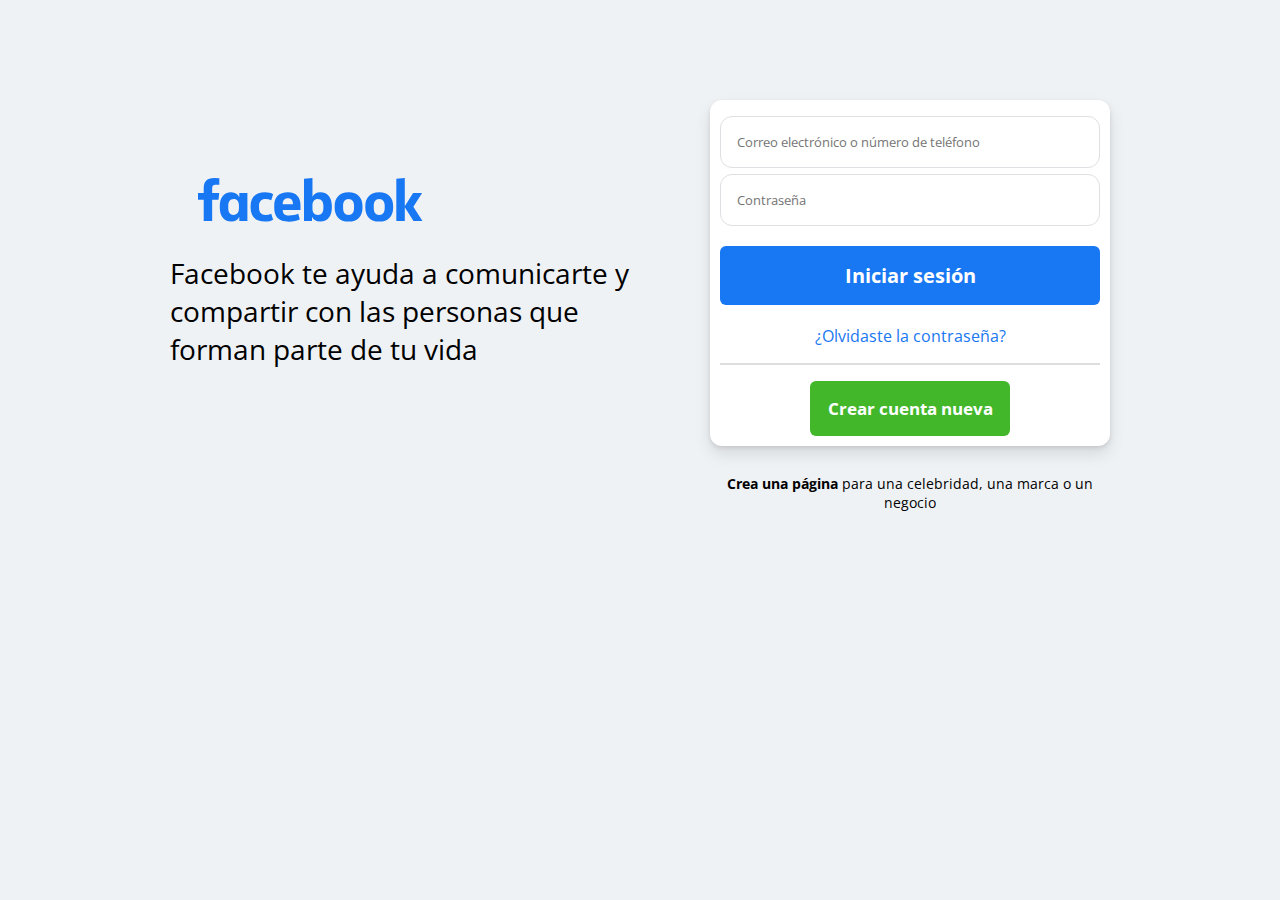
<file: index.html>
<!DOCTYPE html>
<html lang="en">
<head>
	<meta charset="UTF-8">
	<meta name="viewport" content="width=device-width, initial-scale=1.0">
	<title>Facebook - Inicia sesión o registrate</title>
	<link rel="stylesheet" href="estilo.css">
</head>
<body>
	<div class="contenedor">
		<div class="col1">
			<img src="img/logo.svg" alt="" class="logo">
			<p>Facebook te ayuda a comunicarte y compartir con las personas que forman parte de tu vida</p>
		</div>
		<div class="col2">
			<form action="">
				<input type="text" placeholder="Correo electrónico o número de teléfono">
				<input type="password" placeholder="Contraseña">
				<a href="#" class="iniciar">Iniciar sesión</a>
				<a href="#" class="olvidaste">¿Olvidaste la contraseña?</a>
				<hr>
				<a href="#" class="nueva">Crear cuenta nueva</a>
			</form>
			<p><strong>Crea una página</strong> para una celebridad, una marca o un negocio</p>
		</div>
	</div>
	
</body>
</html>
</file>
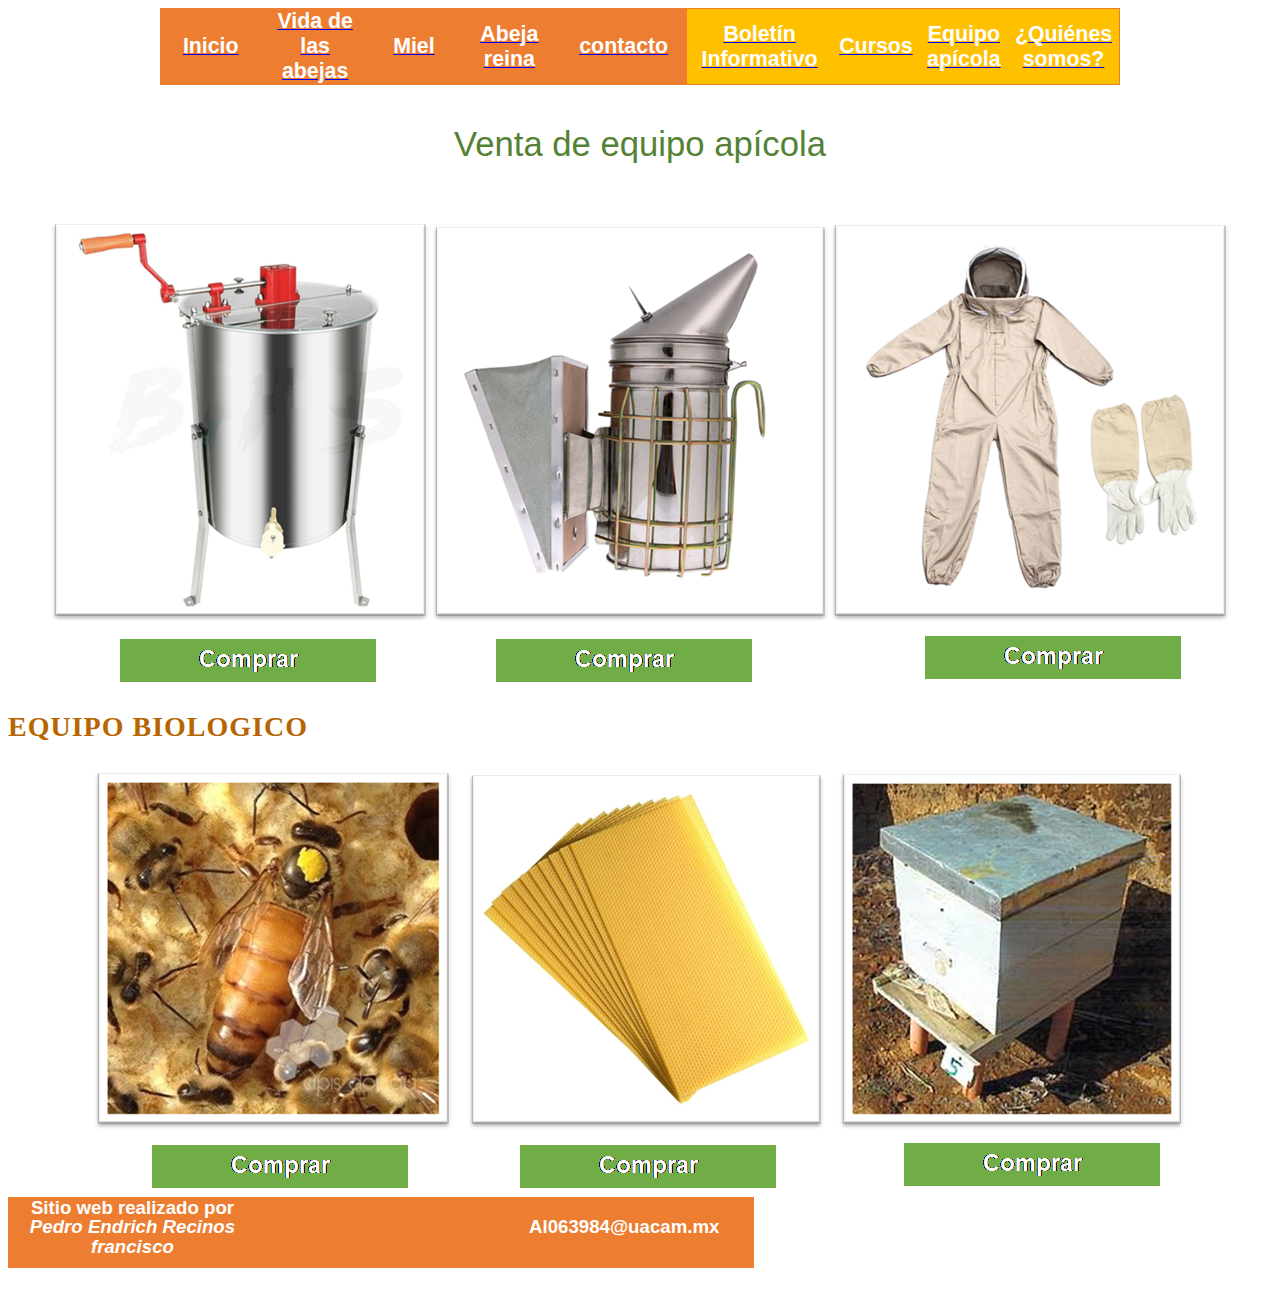
<file: Equipo Apicola.htm>
<html xmlns:v="urn:schemas-microsoft-com:vml"
xmlns:o="urn:schemas-microsoft-com:office:office"
xmlns:w="urn:schemas-microsoft-com:office:word"
xmlns:m="http://schemas.microsoft.com/office/2004/12/omml"
xmlns="http://www.w3.org/TR/REC-html40">

<head>
<meta http-equiv=Content-Type content="text/html; charset=windows-1252">
<meta name=ProgId content=Word.Document>
<meta name=Generator content="Microsoft Word 15">
<meta name=Originator content="Microsoft Word 15">
<link rel=File-List href="Equipo%20Apicola_archivos/filelist.xml">
<link rel=Edit-Time-Data href="Equipo%20Apicola_archivos/editdata.mso">
<!--[if !mso]>
<style>
v\:* {behavior:url(#default#VML);}
o\:* {behavior:url(#default#VML);}
w\:* {behavior:url(#default#VML);}
.shape {behavior:url(#default#VML);}
</style>
<![endif]--><!--[if gte mso 9]><xml>
 <o:DocumentProperties>
  <o:Author>Pedro E Recinos Francisco</o:Author>
  <o:Template>Normal</o:Template>
  <o:LastAuthor>Pedro E Recinos Francisco</o:LastAuthor>
  <o:Revision>5</o:Revision>
  <o:TotalTime>151</o:TotalTime>
  <o:Created>2021-10-03T19:13:00Z</o:Created>
  <o:LastSaved>2021-10-04T00:55:00Z</o:LastSaved>
  <o:Pages>1</o:Pages>
  <o:Words>90</o:Words>
  <o:Characters>501</o:Characters>
  <o:Lines>4</o:Lines>
  <o:Paragraphs>1</o:Paragraphs>
  <o:CharactersWithSpaces>590</o:CharactersWithSpaces>
  <o:Version>16.00</o:Version>
 </o:DocumentProperties>
 <o:OfficeDocumentSettings>
  <o:AllowPNG/>
 </o:OfficeDocumentSettings>
</xml><![endif]-->
<link rel=themeData href="Equipo%20Apicola_archivos/themedata.thmx">
<link rel=colorSchemeMapping
href="Equipo%20Apicola_archivos/colorschememapping.xml">
<!--[if gte mso 9]><xml>
 <w:WordDocument>
  <w:TrackMoves>false</w:TrackMoves>
  <w:TrackFormatting/>
  <w:HyphenationZone>21</w:HyphenationZone>
  <w:PunctuationKerning/>
  <w:ValidateAgainstSchemas/>
  <w:SaveIfXMLInvalid>false</w:SaveIfXMLInvalid>
  <w:IgnoreMixedContent>false</w:IgnoreMixedContent>
  <w:AlwaysShowPlaceholderText>false</w:AlwaysShowPlaceholderText>
  <w:DoNotPromoteQF/>
  <w:LidThemeOther>ES-MX</w:LidThemeOther>
  <w:LidThemeAsian>X-NONE</w:LidThemeAsian>
  <w:LidThemeComplexScript>X-NONE</w:LidThemeComplexScript>
  <w:Compatibility>
   <w:BreakWrappedTables/>
   <w:SnapToGridInCell/>
   <w:WrapTextWithPunct/>
   <w:UseAsianBreakRules/>
   <w:DontGrowAutofit/>
   <w:SplitPgBreakAndParaMark/>
   <w:EnableOpenTypeKerning/>
   <w:DontFlipMirrorIndents/>
   <w:OverrideTableStyleHps/>
  </w:Compatibility>
  <w:BrowserLevel>MicrosoftInternetExplorer4</w:BrowserLevel>
  <m:mathPr>
   <m:mathFont m:val="Cambria Math"/>
   <m:brkBin m:val="before"/>
   <m:brkBinSub m:val="&#45;-"/>
   <m:smallFrac m:val="off"/>
   <m:dispDef/>
   <m:lMargin m:val="0"/>
   <m:rMargin m:val="0"/>
   <m:defJc m:val="centerGroup"/>
   <m:wrapIndent m:val="1440"/>
   <m:intLim m:val="subSup"/>
   <m:naryLim m:val="undOvr"/>
  </m:mathPr></w:WordDocument>
</xml><![endif]--><!--[if gte mso 9]><xml>
 <w:LatentStyles DefLockedState="false" DefUnhideWhenUsed="false"
  DefSemiHidden="false" DefQFormat="false" DefPriority="99"
  LatentStyleCount="376">
  <w:LsdException Locked="false" Priority="0" QFormat="true" Name="Normal"/>
  <w:LsdException Locked="false" Priority="9" QFormat="true" Name="heading 1"/>
  <w:LsdException Locked="false" Priority="9" SemiHidden="true"
   UnhideWhenUsed="true" QFormat="true" Name="heading 2"/>
  <w:LsdException Locked="false" Priority="9" SemiHidden="true"
   UnhideWhenUsed="true" QFormat="true" Name="heading 3"/>
  <w:LsdException Locked="false" Priority="9" SemiHidden="true"
   UnhideWhenUsed="true" QFormat="true" Name="heading 4"/>
  <w:LsdException Locked="false" Priority="9" SemiHidden="true"
   UnhideWhenUsed="true" QFormat="true" Name="heading 5"/>
  <w:LsdException Locked="false" Priority="9" SemiHidden="true"
   UnhideWhenUsed="true" QFormat="true" Name="heading 6"/>
  <w:LsdException Locked="false" Priority="9" SemiHidden="true"
   UnhideWhenUsed="true" QFormat="true" Name="heading 7"/>
  <w:LsdException Locked="false" Priority="9" SemiHidden="true"
   UnhideWhenUsed="true" QFormat="true" Name="heading 8"/>
  <w:LsdException Locked="false" Priority="9" SemiHidden="true"
   UnhideWhenUsed="true" QFormat="true" Name="heading 9"/>
  <w:LsdException Locked="false" SemiHidden="true" UnhideWhenUsed="true"
   Name="index 1"/>
  <w:LsdException Locked="false" SemiHidden="true" UnhideWhenUsed="true"
   Name="index 2"/>
  <w:LsdException Locked="false" SemiHidden="true" UnhideWhenUsed="true"
   Name="index 3"/>
  <w:LsdException Locked="false" SemiHidden="true" UnhideWhenUsed="true"
   Name="index 4"/>
  <w:LsdException Locked="false" SemiHidden="true" UnhideWhenUsed="true"
   Name="index 5"/>
  <w:LsdException Locked="false" SemiHidden="true" UnhideWhenUsed="true"
   Name="index 6"/>
  <w:LsdException Locked="false" SemiHidden="true" UnhideWhenUsed="true"
   Name="index 7"/>
  <w:LsdException Locked="false" SemiHidden="true" UnhideWhenUsed="true"
   Name="index 8"/>
  <w:LsdException Locked="false" SemiHidden="true" UnhideWhenUsed="true"
   Name="index 9"/>
  <w:LsdException Locked="false" Priority="39" SemiHidden="true"
   UnhideWhenUsed="true" Name="toc 1"/>
  <w:LsdException Locked="false" Priority="39" SemiHidden="true"
   UnhideWhenUsed="true" Name="toc 2"/>
  <w:LsdException Locked="false" Priority="39" SemiHidden="true"
   UnhideWhenUsed="true" Name="toc 3"/>
  <w:LsdException Locked="false" Priority="39" SemiHidden="true"
   UnhideWhenUsed="true" Name="toc 4"/>
  <w:LsdException Locked="false" Priority="39" SemiHidden="true"
   UnhideWhenUsed="true" Name="toc 5"/>
  <w:LsdException Locked="false" Priority="39" SemiHidden="true"
   UnhideWhenUsed="true" Name="toc 6"/>
  <w:LsdException Locked="false" Priority="39" SemiHidden="true"
   UnhideWhenUsed="true" Name="toc 7"/>
  <w:LsdException Locked="false" Priority="39" SemiHidden="true"
   UnhideWhenUsed="true" Name="toc 8"/>
  <w:LsdException Locked="false" Priority="39" SemiHidden="true"
   UnhideWhenUsed="true" Name="toc 9"/>
  <w:LsdException Locked="false" SemiHidden="true" UnhideWhenUsed="true"
   Name="Normal Indent"/>
  <w:LsdException Locked="false" SemiHidden="true" UnhideWhenUsed="true"
   Name="footnote text"/>
  <w:LsdException Locked="false" SemiHidden="true" UnhideWhenUsed="true"
   Name="annotation text"/>
  <w:LsdException Locked="false" SemiHidden="true" UnhideWhenUsed="true"
   Name="header"/>
  <w:LsdException Locked="false" SemiHidden="true" UnhideWhenUsed="true"
   Name="footer"/>
  <w:LsdException Locked="false" SemiHidden="true" UnhideWhenUsed="true"
   Name="index heading"/>
  <w:LsdException Locked="false" Priority="35" SemiHidden="true"
   UnhideWhenUsed="true" QFormat="true" Name="caption"/>
  <w:LsdException Locked="false" SemiHidden="true" UnhideWhenUsed="true"
   Name="table of figures"/>
  <w:LsdException Locked="false" SemiHidden="true" UnhideWhenUsed="true"
   Name="envelope address"/>
  <w:LsdException Locked="false" SemiHidden="true" UnhideWhenUsed="true"
   Name="envelope return"/>
  <w:LsdException Locked="false" SemiHidden="true" UnhideWhenUsed="true"
   Name="footnote reference"/>
  <w:LsdException Locked="false" SemiHidden="true" UnhideWhenUsed="true"
   Name="annotation reference"/>
  <w:LsdException Locked="false" SemiHidden="true" UnhideWhenUsed="true"
   Name="line number"/>
  <w:LsdException Locked="false" SemiHidden="true" UnhideWhenUsed="true"
   Name="page number"/>
  <w:LsdException Locked="false" SemiHidden="true" UnhideWhenUsed="true"
   Name="endnote reference"/>
  <w:LsdException Locked="false" SemiHidden="true" UnhideWhenUsed="true"
   Name="endnote text"/>
  <w:LsdException Locked="false" SemiHidden="true" UnhideWhenUsed="true"
   Name="table of authorities"/>
  <w:LsdException Locked="false" SemiHidden="true" UnhideWhenUsed="true"
   Name="macro"/>
  <w:LsdException Locked="false" SemiHidden="true" UnhideWhenUsed="true"
   Name="toa heading"/>
  <w:LsdException Locked="false" SemiHidden="true" UnhideWhenUsed="true"
   Name="List"/>
  <w:LsdException Locked="false" SemiHidden="true" UnhideWhenUsed="true"
   Name="List Bullet"/>
  <w:LsdException Locked="false" SemiHidden="true" UnhideWhenUsed="true"
   Name="List Number"/>
  <w:LsdException Locked="false" SemiHidden="true" UnhideWhenUsed="true"
   Name="List 2"/>
  <w:LsdException Locked="false" SemiHidden="true" UnhideWhenUsed="true"
   Name="List 3"/>
  <w:LsdException Locked="false" SemiHidden="true" UnhideWhenUsed="true"
   Name="List 4"/>
  <w:LsdException Locked="false" SemiHidden="true" UnhideWhenUsed="true"
   Name="List 5"/>
  <w:LsdException Locked="false" SemiHidden="true" UnhideWhenUsed="true"
   Name="List Bullet 2"/>
  <w:LsdException Locked="false" SemiHidden="true" UnhideWhenUsed="true"
   Name="List Bullet 3"/>
  <w:LsdException Locked="false" SemiHidden="true" UnhideWhenUsed="true"
   Name="List Bullet 4"/>
  <w:LsdException Locked="false" SemiHidden="true" UnhideWhenUsed="true"
   Name="List Bullet 5"/>
  <w:LsdException Locked="false" SemiHidden="true" UnhideWhenUsed="true"
   Name="List Number 2"/>
  <w:LsdException Locked="false" SemiHidden="true" UnhideWhenUsed="true"
   Name="List Number 3"/>
  <w:LsdException Locked="false" SemiHidden="true" UnhideWhenUsed="true"
   Name="List Number 4"/>
  <w:LsdException Locked="false" SemiHidden="true" UnhideWhenUsed="true"
   Name="List Number 5"/>
  <w:LsdException Locked="false" Priority="10" QFormat="true" Name="Title"/>
  <w:LsdException Locked="false" SemiHidden="true" UnhideWhenUsed="true"
   Name="Closing"/>
  <w:LsdException Locked="false" SemiHidden="true" UnhideWhenUsed="true"
   Name="Signature"/>
  <w:LsdException Locked="false" Priority="1" SemiHidden="true"
   UnhideWhenUsed="true" Name="Default Paragraph Font"/>
  <w:LsdException Locked="false" SemiHidden="true" UnhideWhenUsed="true"
   Name="Body Text"/>
  <w:LsdException Locked="false" SemiHidden="true" UnhideWhenUsed="true"
   Name="Body Text Indent"/>
  <w:LsdException Locked="false" SemiHidden="true" UnhideWhenUsed="true"
   Name="List Continue"/>
  <w:LsdException Locked="false" SemiHidden="true" UnhideWhenUsed="true"
   Name="List Continue 2"/>
  <w:LsdException Locked="false" SemiHidden="true" UnhideWhenUsed="true"
   Name="List Continue 3"/>
  <w:LsdException Locked="false" SemiHidden="true" UnhideWhenUsed="true"
   Name="List Continue 4"/>
  <w:LsdException Locked="false" SemiHidden="true" UnhideWhenUsed="true"
   Name="List Continue 5"/>
  <w:LsdException Locked="false" SemiHidden="true" UnhideWhenUsed="true"
   Name="Message Header"/>
  <w:LsdException Locked="false" Priority="11" QFormat="true" Name="Subtitle"/>
  <w:LsdException Locked="false" SemiHidden="true" UnhideWhenUsed="true"
   Name="Salutation"/>
  <w:LsdException Locked="false" SemiHidden="true" UnhideWhenUsed="true"
   Name="Date"/>
  <w:LsdException Locked="false" SemiHidden="true" UnhideWhenUsed="true"
   Name="Body Text First Indent"/>
  <w:LsdException Locked="false" SemiHidden="true" UnhideWhenUsed="true"
   Name="Body Text First Indent 2"/>
  <w:LsdException Locked="false" SemiHidden="true" UnhideWhenUsed="true"
   Name="Note Heading"/>
  <w:LsdException Locked="false" SemiHidden="true" UnhideWhenUsed="true"
   Name="Body Text 2"/>
  <w:LsdException Locked="false" SemiHidden="true" UnhideWhenUsed="true"
   Name="Body Text 3"/>
  <w:LsdException Locked="false" SemiHidden="true" UnhideWhenUsed="true"
   Name="Body Text Indent 2"/>
  <w:LsdException Locked="false" SemiHidden="true" UnhideWhenUsed="true"
   Name="Body Text Indent 3"/>
  <w:LsdException Locked="false" SemiHidden="true" UnhideWhenUsed="true"
   Name="Block Text"/>
  <w:LsdException Locked="false" SemiHidden="true" UnhideWhenUsed="true"
   Name="Hyperlink"/>
  <w:LsdException Locked="false" SemiHidden="true" UnhideWhenUsed="true"
   Name="FollowedHyperlink"/>
  <w:LsdException Locked="false" Priority="22" QFormat="true" Name="Strong"/>
  <w:LsdException Locked="false" Priority="20" QFormat="true" Name="Emphasis"/>
  <w:LsdException Locked="false" SemiHidden="true" UnhideWhenUsed="true"
   Name="Document Map"/>
  <w:LsdException Locked="false" SemiHidden="true" UnhideWhenUsed="true"
   Name="Plain Text"/>
  <w:LsdException Locked="false" SemiHidden="true" UnhideWhenUsed="true"
   Name="E-mail Signature"/>
  <w:LsdException Locked="false" SemiHidden="true" UnhideWhenUsed="true"
   Name="HTML Top of Form"/>
  <w:LsdException Locked="false" SemiHidden="true" UnhideWhenUsed="true"
   Name="HTML Bottom of Form"/>
  <w:LsdException Locked="false" SemiHidden="true" UnhideWhenUsed="true"
   Name="Normal (Web)"/>
  <w:LsdException Locked="false" SemiHidden="true" UnhideWhenUsed="true"
   Name="HTML Acronym"/>
  <w:LsdException Locked="false" SemiHidden="true" UnhideWhenUsed="true"
   Name="HTML Address"/>
  <w:LsdException Locked="false" SemiHidden="true" UnhideWhenUsed="true"
   Name="HTML Cite"/>
  <w:LsdException Locked="false" SemiHidden="true" UnhideWhenUsed="true"
   Name="HTML Code"/>
  <w:LsdException Locked="false" SemiHidden="true" UnhideWhenUsed="true"
   Name="HTML Definition"/>
  <w:LsdException Locked="false" SemiHidden="true" UnhideWhenUsed="true"
   Name="HTML Keyboard"/>
  <w:LsdException Locked="false" SemiHidden="true" UnhideWhenUsed="true"
   Name="HTML Preformatted"/>
  <w:LsdException Locked="false" SemiHidden="true" UnhideWhenUsed="true"
   Name="HTML Sample"/>
  <w:LsdException Locked="false" SemiHidden="true" UnhideWhenUsed="true"
   Name="HTML Typewriter"/>
  <w:LsdException Locked="false" SemiHidden="true" UnhideWhenUsed="true"
   Name="HTML Variable"/>
  <w:LsdException Locked="false" SemiHidden="true" UnhideWhenUsed="true"
   Name="Normal Table"/>
  <w:LsdException Locked="false" SemiHidden="true" UnhideWhenUsed="true"
   Name="annotation subject"/>
  <w:LsdException Locked="false" SemiHidden="true" UnhideWhenUsed="true"
   Name="No List"/>
  <w:LsdException Locked="false" SemiHidden="true" UnhideWhenUsed="true"
   Name="Outline List 1"/>
  <w:LsdException Locked="false" SemiHidden="true" UnhideWhenUsed="true"
   Name="Outline List 2"/>
  <w:LsdException Locked="false" SemiHidden="true" UnhideWhenUsed="true"
   Name="Outline List 3"/>
  <w:LsdException Locked="false" SemiHidden="true" UnhideWhenUsed="true"
   Name="Table Simple 1"/>
  <w:LsdException Locked="false" SemiHidden="true" UnhideWhenUsed="true"
   Name="Table Simple 2"/>
  <w:LsdException Locked="false" SemiHidden="true" UnhideWhenUsed="true"
   Name="Table Simple 3"/>
  <w:LsdException Locked="false" SemiHidden="true" UnhideWhenUsed="true"
   Name="Table Classic 1"/>
  <w:LsdException Locked="false" SemiHidden="true" UnhideWhenUsed="true"
   Name="Table Classic 2"/>
  <w:LsdException Locked="false" SemiHidden="true" UnhideWhenUsed="true"
   Name="Table Classic 3"/>
  <w:LsdException Locked="false" SemiHidden="true" UnhideWhenUsed="true"
   Name="Table Classic 4"/>
  <w:LsdException Locked="false" SemiHidden="true" UnhideWhenUsed="true"
   Name="Table Colorful 1"/>
  <w:LsdException Locked="false" SemiHidden="true" UnhideWhenUsed="true"
   Name="Table Colorful 2"/>
  <w:LsdException Locked="false" SemiHidden="true" UnhideWhenUsed="true"
   Name="Table Colorful 3"/>
  <w:LsdException Locked="false" SemiHidden="true" UnhideWhenUsed="true"
   Name="Table Columns 1"/>
  <w:LsdException Locked="false" SemiHidden="true" UnhideWhenUsed="true"
   Name="Table Columns 2"/>
  <w:LsdException Locked="false" SemiHidden="true" UnhideWhenUsed="true"
   Name="Table Columns 3"/>
  <w:LsdException Locked="false" SemiHidden="true" UnhideWhenUsed="true"
   Name="Table Columns 4"/>
  <w:LsdException Locked="false" SemiHidden="true" UnhideWhenUsed="true"
   Name="Table Columns 5"/>
  <w:LsdException Locked="false" SemiHidden="true" UnhideWhenUsed="true"
   Name="Table Grid 1"/>
  <w:LsdException Locked="false" SemiHidden="true" UnhideWhenUsed="true"
   Name="Table Grid 2"/>
  <w:LsdException Locked="false" SemiHidden="true" UnhideWhenUsed="true"
   Name="Table Grid 3"/>
  <w:LsdException Locked="false" SemiHidden="true" UnhideWhenUsed="true"
   Name="Table Grid 4"/>
  <w:LsdException Locked="false" SemiHidden="true" UnhideWhenUsed="true"
   Name="Table Grid 5"/>
  <w:LsdException Locked="false" SemiHidden="true" UnhideWhenUsed="true"
   Name="Table Grid 6"/>
  <w:LsdException Locked="false" SemiHidden="true" UnhideWhenUsed="true"
   Name="Table Grid 7"/>
  <w:LsdException Locked="false" SemiHidden="true" UnhideWhenUsed="true"
   Name="Table Grid 8"/>
  <w:LsdException Locked="false" SemiHidden="true" UnhideWhenUsed="true"
   Name="Table List 1"/>
  <w:LsdException Locked="false" SemiHidden="true" UnhideWhenUsed="true"
   Name="Table List 2"/>
  <w:LsdException Locked="false" SemiHidden="true" UnhideWhenUsed="true"
   Name="Table List 3"/>
  <w:LsdException Locked="false" SemiHidden="true" UnhideWhenUsed="true"
   Name="Table List 4"/>
  <w:LsdException Locked="false" SemiHidden="true" UnhideWhenUsed="true"
   Name="Table List 5"/>
  <w:LsdException Locked="false" SemiHidden="true" UnhideWhenUsed="true"
   Name="Table List 6"/>
  <w:LsdException Locked="false" SemiHidden="true" UnhideWhenUsed="true"
   Name="Table List 7"/>
  <w:LsdException Locked="false" SemiHidden="true" UnhideWhenUsed="true"
   Name="Table List 8"/>
  <w:LsdException Locked="false" SemiHidden="true" UnhideWhenUsed="true"
   Name="Table 3D effects 1"/>
  <w:LsdException Locked="false" SemiHidden="true" UnhideWhenUsed="true"
   Name="Table 3D effects 2"/>
  <w:LsdException Locked="false" SemiHidden="true" UnhideWhenUsed="true"
   Name="Table 3D effects 3"/>
  <w:LsdException Locked="false" SemiHidden="true" UnhideWhenUsed="true"
   Name="Table Contemporary"/>
  <w:LsdException Locked="false" SemiHidden="true" UnhideWhenUsed="true"
   Name="Table Elegant"/>
  <w:LsdException Locked="false" SemiHidden="true" UnhideWhenUsed="true"
   Name="Table Professional"/>
  <w:LsdException Locked="false" SemiHidden="true" UnhideWhenUsed="true"
   Name="Table Subtle 1"/>
  <w:LsdException Locked="false" SemiHidden="true" UnhideWhenUsed="true"
   Name="Table Subtle 2"/>
  <w:LsdException Locked="false" SemiHidden="true" UnhideWhenUsed="true"
   Name="Table Web 1"/>
  <w:LsdException Locked="false" SemiHidden="true" UnhideWhenUsed="true"
   Name="Table Web 2"/>
  <w:LsdException Locked="false" SemiHidden="true" UnhideWhenUsed="true"
   Name="Table Web 3"/>
  <w:LsdException Locked="false" SemiHidden="true" UnhideWhenUsed="true"
   Name="Balloon Text"/>
  <w:LsdException Locked="false" Priority="39" Name="Table Grid"/>
  <w:LsdException Locked="false" SemiHidden="true" UnhideWhenUsed="true"
   Name="Table Theme"/>
  <w:LsdException Locked="false" SemiHidden="true" Name="Placeholder Text"/>
  <w:LsdException Locked="false" Priority="1" QFormat="true" Name="No Spacing"/>
  <w:LsdException Locked="false" Priority="60" Name="Light Shading"/>
  <w:LsdException Locked="false" Priority="61" Name="Light List"/>
  <w:LsdException Locked="false" Priority="62" Name="Light Grid"/>
  <w:LsdException Locked="false" Priority="63" Name="Medium Shading 1"/>
  <w:LsdException Locked="false" Priority="64" Name="Medium Shading 2"/>
  <w:LsdException Locked="false" Priority="65" Name="Medium List 1"/>
  <w:LsdException Locked="false" Priority="66" Name="Medium List 2"/>
  <w:LsdException Locked="false" Priority="67" Name="Medium Grid 1"/>
  <w:LsdException Locked="false" Priority="68" Name="Medium Grid 2"/>
  <w:LsdException Locked="false" Priority="69" Name="Medium Grid 3"/>
  <w:LsdException Locked="false" Priority="70" Name="Dark List"/>
  <w:LsdException Locked="false" Priority="71" Name="Colorful Shading"/>
  <w:LsdException Locked="false" Priority="72" Name="Colorful List"/>
  <w:LsdException Locked="false" Priority="73" Name="Colorful Grid"/>
  <w:LsdException Locked="false" Priority="60" Name="Light Shading Accent 1"/>
  <w:LsdException Locked="false" Priority="61" Name="Light List Accent 1"/>
  <w:LsdException Locked="false" Priority="62" Name="Light Grid Accent 1"/>
  <w:LsdException Locked="false" Priority="63" Name="Medium Shading 1 Accent 1"/>
  <w:LsdException Locked="false" Priority="64" Name="Medium Shading 2 Accent 1"/>
  <w:LsdException Locked="false" Priority="65" Name="Medium List 1 Accent 1"/>
  <w:LsdException Locked="false" SemiHidden="true" Name="Revision"/>
  <w:LsdException Locked="false" Priority="34" QFormat="true"
   Name="List Paragraph"/>
  <w:LsdException Locked="false" Priority="29" QFormat="true" Name="Quote"/>
  <w:LsdException Locked="false" Priority="30" QFormat="true"
   Name="Intense Quote"/>
  <w:LsdException Locked="false" Priority="66" Name="Medium List 2 Accent 1"/>
  <w:LsdException Locked="false" Priority="67" Name="Medium Grid 1 Accent 1"/>
  <w:LsdException Locked="false" Priority="68" Name="Medium Grid 2 Accent 1"/>
  <w:LsdException Locked="false" Priority="69" Name="Medium Grid 3 Accent 1"/>
  <w:LsdException Locked="false" Priority="70" Name="Dark List Accent 1"/>
  <w:LsdException Locked="false" Priority="71" Name="Colorful Shading Accent 1"/>
  <w:LsdException Locked="false" Priority="72" Name="Colorful List Accent 1"/>
  <w:LsdException Locked="false" Priority="73" Name="Colorful Grid Accent 1"/>
  <w:LsdException Locked="false" Priority="60" Name="Light Shading Accent 2"/>
  <w:LsdException Locked="false" Priority="61" Name="Light List Accent 2"/>
  <w:LsdException Locked="false" Priority="62" Name="Light Grid Accent 2"/>
  <w:LsdException Locked="false" Priority="63" Name="Medium Shading 1 Accent 2"/>
  <w:LsdException Locked="false" Priority="64" Name="Medium Shading 2 Accent 2"/>
  <w:LsdException Locked="false" Priority="65" Name="Medium List 1 Accent 2"/>
  <w:LsdException Locked="false" Priority="66" Name="Medium List 2 Accent 2"/>
  <w:LsdException Locked="false" Priority="67" Name="Medium Grid 1 Accent 2"/>
  <w:LsdException Locked="false" Priority="68" Name="Medium Grid 2 Accent 2"/>
  <w:LsdException Locked="false" Priority="69" Name="Medium Grid 3 Accent 2"/>
  <w:LsdException Locked="false" Priority="70" Name="Dark List Accent 2"/>
  <w:LsdException Locked="false" Priority="71" Name="Colorful Shading Accent 2"/>
  <w:LsdException Locked="false" Priority="72" Name="Colorful List Accent 2"/>
  <w:LsdException Locked="false" Priority="73" Name="Colorful Grid Accent 2"/>
  <w:LsdException Locked="false" Priority="60" Name="Light Shading Accent 3"/>
  <w:LsdException Locked="false" Priority="61" Name="Light List Accent 3"/>
  <w:LsdException Locked="false" Priority="62" Name="Light Grid Accent 3"/>
  <w:LsdException Locked="false" Priority="63" Name="Medium Shading 1 Accent 3"/>
  <w:LsdException Locked="false" Priority="64" Name="Medium Shading 2 Accent 3"/>
  <w:LsdException Locked="false" Priority="65" Name="Medium List 1 Accent 3"/>
  <w:LsdException Locked="false" Priority="66" Name="Medium List 2 Accent 3"/>
  <w:LsdException Locked="false" Priority="67" Name="Medium Grid 1 Accent 3"/>
  <w:LsdException Locked="false" Priority="68" Name="Medium Grid 2 Accent 3"/>
  <w:LsdException Locked="false" Priority="69" Name="Medium Grid 3 Accent 3"/>
  <w:LsdException Locked="false" Priority="70" Name="Dark List Accent 3"/>
  <w:LsdException Locked="false" Priority="71" Name="Colorful Shading Accent 3"/>
  <w:LsdException Locked="false" Priority="72" Name="Colorful List Accent 3"/>
  <w:LsdException Locked="false" Priority="73" Name="Colorful Grid Accent 3"/>
  <w:LsdException Locked="false" Priority="60" Name="Light Shading Accent 4"/>
  <w:LsdException Locked="false" Priority="61" Name="Light List Accent 4"/>
  <w:LsdException Locked="false" Priority="62" Name="Light Grid Accent 4"/>
  <w:LsdException Locked="false" Priority="63" Name="Medium Shading 1 Accent 4"/>
  <w:LsdException Locked="false" Priority="64" Name="Medium Shading 2 Accent 4"/>
  <w:LsdException Locked="false" Priority="65" Name="Medium List 1 Accent 4"/>
  <w:LsdException Locked="false" Priority="66" Name="Medium List 2 Accent 4"/>
  <w:LsdException Locked="false" Priority="67" Name="Medium Grid 1 Accent 4"/>
  <w:LsdException Locked="false" Priority="68" Name="Medium Grid 2 Accent 4"/>
  <w:LsdException Locked="false" Priority="69" Name="Medium Grid 3 Accent 4"/>
  <w:LsdException Locked="false" Priority="70" Name="Dark List Accent 4"/>
  <w:LsdException Locked="false" Priority="71" Name="Colorful Shading Accent 4"/>
  <w:LsdException Locked="false" Priority="72" Name="Colorful List Accent 4"/>
  <w:LsdException Locked="false" Priority="73" Name="Colorful Grid Accent 4"/>
  <w:LsdException Locked="false" Priority="60" Name="Light Shading Accent 5"/>
  <w:LsdException Locked="false" Priority="61" Name="Light List Accent 5"/>
  <w:LsdException Locked="false" Priority="62" Name="Light Grid Accent 5"/>
  <w:LsdException Locked="false" Priority="63" Name="Medium Shading 1 Accent 5"/>
  <w:LsdException Locked="false" Priority="64" Name="Medium Shading 2 Accent 5"/>
  <w:LsdException Locked="false" Priority="65" Name="Medium List 1 Accent 5"/>
  <w:LsdException Locked="false" Priority="66" Name="Medium List 2 Accent 5"/>
  <w:LsdException Locked="false" Priority="67" Name="Medium Grid 1 Accent 5"/>
  <w:LsdException Locked="false" Priority="68" Name="Medium Grid 2 Accent 5"/>
  <w:LsdException Locked="false" Priority="69" Name="Medium Grid 3 Accent 5"/>
  <w:LsdException Locked="false" Priority="70" Name="Dark List Accent 5"/>
  <w:LsdException Locked="false" Priority="71" Name="Colorful Shading Accent 5"/>
  <w:LsdException Locked="false" Priority="72" Name="Colorful List Accent 5"/>
  <w:LsdException Locked="false" Priority="73" Name="Colorful Grid Accent 5"/>
  <w:LsdException Locked="false" Priority="60" Name="Light Shading Accent 6"/>
  <w:LsdException Locked="false" Priority="61" Name="Light List Accent 6"/>
  <w:LsdException Locked="false" Priority="62" Name="Light Grid Accent 6"/>
  <w:LsdException Locked="false" Priority="63" Name="Medium Shading 1 Accent 6"/>
  <w:LsdException Locked="false" Priority="64" Name="Medium Shading 2 Accent 6"/>
  <w:LsdException Locked="false" Priority="65" Name="Medium List 1 Accent 6"/>
  <w:LsdException Locked="false" Priority="66" Name="Medium List 2 Accent 6"/>
  <w:LsdException Locked="false" Priority="67" Name="Medium Grid 1 Accent 6"/>
  <w:LsdException Locked="false" Priority="68" Name="Medium Grid 2 Accent 6"/>
  <w:LsdException Locked="false" Priority="69" Name="Medium Grid 3 Accent 6"/>
  <w:LsdException Locked="false" Priority="70" Name="Dark List Accent 6"/>
  <w:LsdException Locked="false" Priority="71" Name="Colorful Shading Accent 6"/>
  <w:LsdException Locked="false" Priority="72" Name="Colorful List Accent 6"/>
  <w:LsdException Locked="false" Priority="73" Name="Colorful Grid Accent 6"/>
  <w:LsdException Locked="false" Priority="19" QFormat="true"
   Name="Subtle Emphasis"/>
  <w:LsdException Locked="false" Priority="21" QFormat="true"
   Name="Intense Emphasis"/>
  <w:LsdException Locked="false" Priority="31" QFormat="true"
   Name="Subtle Reference"/>
  <w:LsdException Locked="false" Priority="32" QFormat="true"
   Name="Intense Reference"/>
  <w:LsdException Locked="false" Priority="33" QFormat="true" Name="Book Title"/>
  <w:LsdException Locked="false" Priority="37" SemiHidden="true"
   UnhideWhenUsed="true" Name="Bibliography"/>
  <w:LsdException Locked="false" Priority="39" SemiHidden="true"
   UnhideWhenUsed="true" QFormat="true" Name="TOC Heading"/>
  <w:LsdException Locked="false" Priority="41" Name="Plain Table 1"/>
  <w:LsdException Locked="false" Priority="42" Name="Plain Table 2"/>
  <w:LsdException Locked="false" Priority="43" Name="Plain Table 3"/>
  <w:LsdException Locked="false" Priority="44" Name="Plain Table 4"/>
  <w:LsdException Locked="false" Priority="45" Name="Plain Table 5"/>
  <w:LsdException Locked="false" Priority="40" Name="Grid Table Light"/>
  <w:LsdException Locked="false" Priority="46" Name="Grid Table 1 Light"/>
  <w:LsdException Locked="false" Priority="47" Name="Grid Table 2"/>
  <w:LsdException Locked="false" Priority="48" Name="Grid Table 3"/>
  <w:LsdException Locked="false" Priority="49" Name="Grid Table 4"/>
  <w:LsdException Locked="false" Priority="50" Name="Grid Table 5 Dark"/>
  <w:LsdException Locked="false" Priority="51" Name="Grid Table 6 Colorful"/>
  <w:LsdException Locked="false" Priority="52" Name="Grid Table 7 Colorful"/>
  <w:LsdException Locked="false" Priority="46"
   Name="Grid Table 1 Light Accent 1"/>
  <w:LsdException Locked="false" Priority="47" Name="Grid Table 2 Accent 1"/>
  <w:LsdException Locked="false" Priority="48" Name="Grid Table 3 Accent 1"/>
  <w:LsdException Locked="false" Priority="49" Name="Grid Table 4 Accent 1"/>
  <w:LsdException Locked="false" Priority="50" Name="Grid Table 5 Dark Accent 1"/>
  <w:LsdException Locked="false" Priority="51"
   Name="Grid Table 6 Colorful Accent 1"/>
  <w:LsdException Locked="false" Priority="52"
   Name="Grid Table 7 Colorful Accent 1"/>
  <w:LsdException Locked="false" Priority="46"
   Name="Grid Table 1 Light Accent 2"/>
  <w:LsdException Locked="false" Priority="47" Name="Grid Table 2 Accent 2"/>
  <w:LsdException Locked="false" Priority="48" Name="Grid Table 3 Accent 2"/>
  <w:LsdException Locked="false" Priority="49" Name="Grid Table 4 Accent 2"/>
  <w:LsdException Locked="false" Priority="50" Name="Grid Table 5 Dark Accent 2"/>
  <w:LsdException Locked="false" Priority="51"
   Name="Grid Table 6 Colorful Accent 2"/>
  <w:LsdException Locked="false" Priority="52"
   Name="Grid Table 7 Colorful Accent 2"/>
  <w:LsdException Locked="false" Priority="46"
   Name="Grid Table 1 Light Accent 3"/>
  <w:LsdException Locked="false" Priority="47" Name="Grid Table 2 Accent 3"/>
  <w:LsdException Locked="false" Priority="48" Name="Grid Table 3 Accent 3"/>
  <w:LsdException Locked="false" Priority="49" Name="Grid Table 4 Accent 3"/>
  <w:LsdException Locked="false" Priority="50" Name="Grid Table 5 Dark Accent 3"/>
  <w:LsdException Locked="false" Priority="51"
   Name="Grid Table 6 Colorful Accent 3"/>
  <w:LsdException Locked="false" Priority="52"
   Name="Grid Table 7 Colorful Accent 3"/>
  <w:LsdException Locked="false" Priority="46"
   Name="Grid Table 1 Light Accent 4"/>
  <w:LsdException Locked="false" Priority="47" Name="Grid Table 2 Accent 4"/>
  <w:LsdException Locked="false" Priority="48" Name="Grid Table 3 Accent 4"/>
  <w:LsdException Locked="false" Priority="49" Name="Grid Table 4 Accent 4"/>
  <w:LsdException Locked="false" Priority="50" Name="Grid Table 5 Dark Accent 4"/>
  <w:LsdException Locked="false" Priority="51"
   Name="Grid Table 6 Colorful Accent 4"/>
  <w:LsdException Locked="false" Priority="52"
   Name="Grid Table 7 Colorful Accent 4"/>
  <w:LsdException Locked="false" Priority="46"
   Name="Grid Table 1 Light Accent 5"/>
  <w:LsdException Locked="false" Priority="47" Name="Grid Table 2 Accent 5"/>
  <w:LsdException Locked="false" Priority="48" Name="Grid Table 3 Accent 5"/>
  <w:LsdException Locked="false" Priority="49" Name="Grid Table 4 Accent 5"/>
  <w:LsdException Locked="false" Priority="50" Name="Grid Table 5 Dark Accent 5"/>
  <w:LsdException Locked="false" Priority="51"
   Name="Grid Table 6 Colorful Accent 5"/>
  <w:LsdException Locked="false" Priority="52"
   Name="Grid Table 7 Colorful Accent 5"/>
  <w:LsdException Locked="false" Priority="46"
   Name="Grid Table 1 Light Accent 6"/>
  <w:LsdException Locked="false" Priority="47" Name="Grid Table 2 Accent 6"/>
  <w:LsdException Locked="false" Priority="48" Name="Grid Table 3 Accent 6"/>
  <w:LsdException Locked="false" Priority="49" Name="Grid Table 4 Accent 6"/>
  <w:LsdException Locked="false" Priority="50" Name="Grid Table 5 Dark Accent 6"/>
  <w:LsdException Locked="false" Priority="51"
   Name="Grid Table 6 Colorful Accent 6"/>
  <w:LsdException Locked="false" Priority="52"
   Name="Grid Table 7 Colorful Accent 6"/>
  <w:LsdException Locked="false" Priority="46" Name="List Table 1 Light"/>
  <w:LsdException Locked="false" Priority="47" Name="List Table 2"/>
  <w:LsdException Locked="false" Priority="48" Name="List Table 3"/>
  <w:LsdException Locked="false" Priority="49" Name="List Table 4"/>
  <w:LsdException Locked="false" Priority="50" Name="List Table 5 Dark"/>
  <w:LsdException Locked="false" Priority="51" Name="List Table 6 Colorful"/>
  <w:LsdException Locked="false" Priority="52" Name="List Table 7 Colorful"/>
  <w:LsdException Locked="false" Priority="46"
   Name="List Table 1 Light Accent 1"/>
  <w:LsdException Locked="false" Priority="47" Name="List Table 2 Accent 1"/>
  <w:LsdException Locked="false" Priority="48" Name="List Table 3 Accent 1"/>
  <w:LsdException Locked="false" Priority="49" Name="List Table 4 Accent 1"/>
  <w:LsdException Locked="false" Priority="50" Name="List Table 5 Dark Accent 1"/>
  <w:LsdException Locked="false" Priority="51"
   Name="List Table 6 Colorful Accent 1"/>
  <w:LsdException Locked="false" Priority="52"
   Name="List Table 7 Colorful Accent 1"/>
  <w:LsdException Locked="false" Priority="46"
   Name="List Table 1 Light Accent 2"/>
  <w:LsdException Locked="false" Priority="47" Name="List Table 2 Accent 2"/>
  <w:LsdException Locked="false" Priority="48" Name="List Table 3 Accent 2"/>
  <w:LsdException Locked="false" Priority="49" Name="List Table 4 Accent 2"/>
  <w:LsdException Locked="false" Priority="50" Name="List Table 5 Dark Accent 2"/>
  <w:LsdException Locked="false" Priority="51"
   Name="List Table 6 Colorful Accent 2"/>
  <w:LsdException Locked="false" Priority="52"
   Name="List Table 7 Colorful Accent 2"/>
  <w:LsdException Locked="false" Priority="46"
   Name="List Table 1 Light Accent 3"/>
  <w:LsdException Locked="false" Priority="47" Name="List Table 2 Accent 3"/>
  <w:LsdException Locked="false" Priority="48" Name="List Table 3 Accent 3"/>
  <w:LsdException Locked="false" Priority="49" Name="List Table 4 Accent 3"/>
  <w:LsdException Locked="false" Priority="50" Name="List Table 5 Dark Accent 3"/>
  <w:LsdException Locked="false" Priority="51"
   Name="List Table 6 Colorful Accent 3"/>
  <w:LsdException Locked="false" Priority="52"
   Name="List Table 7 Colorful Accent 3"/>
  <w:LsdException Locked="false" Priority="46"
   Name="List Table 1 Light Accent 4"/>
  <w:LsdException Locked="false" Priority="47" Name="List Table 2 Accent 4"/>
  <w:LsdException Locked="false" Priority="48" Name="List Table 3 Accent 4"/>
  <w:LsdException Locked="false" Priority="49" Name="List Table 4 Accent 4"/>
  <w:LsdException Locked="false" Priority="50" Name="List Table 5 Dark Accent 4"/>
  <w:LsdException Locked="false" Priority="51"
   Name="List Table 6 Colorful Accent 4"/>
  <w:LsdException Locked="false" Priority="52"
   Name="List Table 7 Colorful Accent 4"/>
  <w:LsdException Locked="false" Priority="46"
   Name="List Table 1 Light Accent 5"/>
  <w:LsdException Locked="false" Priority="47" Name="List Table 2 Accent 5"/>
  <w:LsdException Locked="false" Priority="48" Name="List Table 3 Accent 5"/>
  <w:LsdException Locked="false" Priority="49" Name="List Table 4 Accent 5"/>
  <w:LsdException Locked="false" Priority="50" Name="List Table 5 Dark Accent 5"/>
  <w:LsdException Locked="false" Priority="51"
   Name="List Table 6 Colorful Accent 5"/>
  <w:LsdException Locked="false" Priority="52"
   Name="List Table 7 Colorful Accent 5"/>
  <w:LsdException Locked="false" Priority="46"
   Name="List Table 1 Light Accent 6"/>
  <w:LsdException Locked="false" Priority="47" Name="List Table 2 Accent 6"/>
  <w:LsdException Locked="false" Priority="48" Name="List Table 3 Accent 6"/>
  <w:LsdException Locked="false" Priority="49" Name="List Table 4 Accent 6"/>
  <w:LsdException Locked="false" Priority="50" Name="List Table 5 Dark Accent 6"/>
  <w:LsdException Locked="false" Priority="51"
   Name="List Table 6 Colorful Accent 6"/>
  <w:LsdException Locked="false" Priority="52"
   Name="List Table 7 Colorful Accent 6"/>
  <w:LsdException Locked="false" SemiHidden="true" UnhideWhenUsed="true"
   Name="Mention"/>
  <w:LsdException Locked="false" SemiHidden="true" UnhideWhenUsed="true"
   Name="Smart Hyperlink"/>
  <w:LsdException Locked="false" SemiHidden="true" UnhideWhenUsed="true"
   Name="Hashtag"/>
  <w:LsdException Locked="false" SemiHidden="true" UnhideWhenUsed="true"
   Name="Unresolved Mention"/>
  <w:LsdException Locked="false" SemiHidden="true" UnhideWhenUsed="true"
   Name="Smart Link"/>
 </w:LatentStyles>
</xml><![endif]-->
<style>
<!--
 /* Font Definitions */
 @font-face
	{font-family:"Cambria Math";
	panose-1:2 4 5 3 5 4 6 3 2 4;
	mso-font-charset:0;
	mso-generic-font-family:roman;
	mso-font-pitch:variable;
	mso-font-signature:-536869121 1107305727 33554432 0 415 0;}
@font-face
	{font-family:Calibri;
	panose-1:2 15 5 2 2 2 4 3 2 4;
	mso-font-charset:0;
	mso-generic-font-family:swiss;
	mso-font-pitch:variable;
	mso-font-signature:-469750017 -1073732485 9 0 511 0;}
@font-face
	{font-family:Impact;
	panose-1:2 11 8 6 3 9 2 5 2 4;
	mso-font-charset:0;
	mso-generic-font-family:swiss;
	mso-font-pitch:variable;
	mso-font-signature:647 0 0 0 159 0;}
@font-face
	{font-family:"Open Sans";
	mso-font-charset:0;
	mso-generic-font-family:swiss;
	mso-font-pitch:variable;
	mso-font-signature:-536870161 1073750107 40 0 415 0;}
@font-face
	{font-family:Roboto;
	mso-font-alt:Roboto;
	mso-font-charset:0;
	mso-generic-font-family:auto;
	mso-font-pitch:variable;
	mso-font-signature:-536870145 1342185563 32 0 415 0;}
 /* Style Definitions */
 p.MsoNormal, li.MsoNormal, div.MsoNormal
	{mso-style-unhide:no;
	mso-style-qformat:yes;
	mso-style-parent:"";
	margin-top:0cm;
	margin-right:0cm;
	margin-bottom:8.0pt;
	margin-left:0cm;
	line-height:105%;
	mso-pagination:widow-orphan;
	font-size:11.0pt;
	font-family:"Calibri",sans-serif;
	mso-ascii-font-family:Calibri;
	mso-ascii-theme-font:minor-latin;
	mso-fareast-font-family:Calibri;
	mso-fareast-theme-font:minor-latin;
	mso-hansi-font-family:Calibri;
	mso-hansi-theme-font:minor-latin;
	mso-bidi-font-family:"Times New Roman";
	mso-bidi-theme-font:minor-bidi;
	mso-fareast-language:EN-US;}
h2
	{mso-style-noshow:yes;
	mso-style-priority:9;
	mso-style-qformat:yes;
	mso-style-link:"T�tulo 2 Car";
	mso-margin-top-alt:auto;
	margin-right:0cm;
	mso-margin-bottom-alt:auto;
	margin-left:0cm;
	mso-pagination:widow-orphan;
	mso-outline-level:2;
	font-size:18.0pt;
	font-family:"Times New Roman",serif;
	mso-fareast-font-family:"Times New Roman";
	font-weight:bold;}
a:link, span.MsoHyperlink
	{mso-style-noshow:yes;
	mso-style-priority:99;
	color:blue;
	text-decoration:underline;
	text-underline:single;}
a:visited, span.MsoHyperlinkFollowed
	{mso-style-noshow:yes;
	mso-style-priority:99;
	color:#954F72;
	mso-themecolor:followedhyperlink;
	text-decoration:underline;
	text-underline:single;}
p
	{mso-style-noshow:yes;
	mso-style-priority:99;
	mso-margin-top-alt:auto;
	margin-right:0cm;
	mso-margin-bottom-alt:auto;
	margin-left:0cm;
	mso-pagination:widow-orphan;
	font-size:12.0pt;
	font-family:"Times New Roman",serif;
	mso-fareast-font-family:"Times New Roman";}
p.MsoListParagraph, li.MsoListParagraph, div.MsoListParagraph
	{mso-style-noshow:yes;
	mso-style-priority:34;
	mso-style-unhide:no;
	mso-style-qformat:yes;
	margin-top:0cm;
	margin-right:0cm;
	margin-bottom:8.0pt;
	margin-left:36.0pt;
	mso-add-space:auto;
	line-height:105%;
	mso-pagination:widow-orphan;
	font-size:11.0pt;
	font-family:"Calibri",sans-serif;
	mso-ascii-font-family:Calibri;
	mso-ascii-theme-font:minor-latin;
	mso-fareast-font-family:Calibri;
	mso-fareast-theme-font:minor-latin;
	mso-hansi-font-family:Calibri;
	mso-hansi-theme-font:minor-latin;
	mso-bidi-font-family:"Times New Roman";
	mso-bidi-theme-font:minor-bidi;
	mso-fareast-language:EN-US;}
p.MsoListParagraphCxSpFirst, li.MsoListParagraphCxSpFirst, div.MsoListParagraphCxSpFirst
	{mso-style-noshow:yes;
	mso-style-priority:34;
	mso-style-unhide:no;
	mso-style-qformat:yes;
	mso-style-type:export-only;
	margin-top:0cm;
	margin-right:0cm;
	margin-bottom:0cm;
	margin-left:36.0pt;
	mso-add-space:auto;
	line-height:105%;
	mso-pagination:widow-orphan;
	font-size:11.0pt;
	font-family:"Calibri",sans-serif;
	mso-ascii-font-family:Calibri;
	mso-ascii-theme-font:minor-latin;
	mso-fareast-font-family:Calibri;
	mso-fareast-theme-font:minor-latin;
	mso-hansi-font-family:Calibri;
	mso-hansi-theme-font:minor-latin;
	mso-bidi-font-family:"Times New Roman";
	mso-bidi-theme-font:minor-bidi;
	mso-fareast-language:EN-US;}
p.MsoListParagraphCxSpMiddle, li.MsoListParagraphCxSpMiddle, div.MsoListParagraphCxSpMiddle
	{mso-style-noshow:yes;
	mso-style-priority:34;
	mso-style-unhide:no;
	mso-style-qformat:yes;
	mso-style-type:export-only;
	margin-top:0cm;
	margin-right:0cm;
	margin-bottom:0cm;
	margin-left:36.0pt;
	mso-add-space:auto;
	line-height:105%;
	mso-pagination:widow-orphan;
	font-size:11.0pt;
	font-family:"Calibri",sans-serif;
	mso-ascii-font-family:Calibri;
	mso-ascii-theme-font:minor-latin;
	mso-fareast-font-family:Calibri;
	mso-fareast-theme-font:minor-latin;
	mso-hansi-font-family:Calibri;
	mso-hansi-theme-font:minor-latin;
	mso-bidi-font-family:"Times New Roman";
	mso-bidi-theme-font:minor-bidi;
	mso-fareast-language:EN-US;}
p.MsoListParagraphCxSpLast, li.MsoListParagraphCxSpLast, div.MsoListParagraphCxSpLast
	{mso-style-noshow:yes;
	mso-style-priority:34;
	mso-style-unhide:no;
	mso-style-qformat:yes;
	mso-style-type:export-only;
	margin-top:0cm;
	margin-right:0cm;
	margin-bottom:8.0pt;
	margin-left:36.0pt;
	mso-add-space:auto;
	line-height:105%;
	mso-pagination:widow-orphan;
	font-size:11.0pt;
	font-family:"Calibri",sans-serif;
	mso-ascii-font-family:Calibri;
	mso-ascii-theme-font:minor-latin;
	mso-fareast-font-family:Calibri;
	mso-fareast-theme-font:minor-latin;
	mso-hansi-font-family:Calibri;
	mso-hansi-theme-font:minor-latin;
	mso-bidi-font-family:"Times New Roman";
	mso-bidi-theme-font:minor-bidi;
	mso-fareast-language:EN-US;}
span.Ttulo2Car
	{mso-style-name:"T�tulo 2 Car";
	mso-style-noshow:yes;
	mso-style-priority:9;
	mso-style-unhide:no;
	mso-style-locked:yes;
	mso-style-link:"T�tulo 2";
	mso-ansi-font-size:18.0pt;
	mso-bidi-font-size:18.0pt;
	font-family:"Times New Roman",serif;
	mso-ascii-font-family:"Times New Roman";
	mso-fareast-font-family:"Times New Roman";
	mso-hansi-font-family:"Times New Roman";
	mso-bidi-font-family:"Times New Roman";
	mso-fareast-language:ES-MX;
	font-weight:bold;}
p.msonormal0, li.msonormal0, div.msonormal0
	{mso-style-name:msonormal;
	mso-style-noshow:yes;
	mso-style-priority:99;
	mso-style-unhide:no;
	mso-margin-top-alt:auto;
	margin-right:0cm;
	mso-margin-bottom-alt:auto;
	margin-left:0cm;
	mso-pagination:widow-orphan;
	font-size:12.0pt;
	font-family:"Times New Roman",serif;
	mso-fareast-font-family:"Times New Roman";
	mso-fareast-theme-font:minor-fareast;}
.MsoChpDefault
	{mso-style-type:export-only;
	mso-default-props:yes;
	font-size:10.0pt;
	mso-ansi-font-size:10.0pt;
	mso-bidi-font-size:10.0pt;
	font-family:"Calibri",sans-serif;
	mso-ascii-font-family:Calibri;
	mso-ascii-theme-font:minor-latin;
	mso-fareast-font-family:Calibri;
	mso-fareast-theme-font:minor-latin;
	mso-hansi-font-family:Calibri;
	mso-hansi-theme-font:minor-latin;
	mso-bidi-font-family:"Times New Roman";
	mso-bidi-theme-font:minor-bidi;
	mso-fareast-language:EN-US;}
@page WordSection1
	{size:612.0pt 792.0pt;
	margin:1.0cm 1.0cm 1.0cm 1.0cm;
	mso-header-margin:35.4pt;
	mso-footer-margin:35.4pt;
	mso-paper-source:0;}
div.WordSection1
	{page:WordSection1;}
-->
</style>
<!--[if gte mso 10]>
<style>
 /* Style Definitions */
 table.MsoNormalTable
	{mso-style-name:"Tabla normal";
	mso-tstyle-rowband-size:0;
	mso-tstyle-colband-size:0;
	mso-style-noshow:yes;
	mso-style-priority:99;
	mso-style-parent:"";
	mso-padding-alt:0cm 5.4pt 0cm 5.4pt;
	mso-para-margin:0cm;
	mso-pagination:widow-orphan;
	font-size:10.0pt;
	font-family:"Calibri",sans-serif;
	mso-ascii-font-family:Calibri;
	mso-ascii-theme-font:minor-latin;
	mso-hansi-font-family:Calibri;
	mso-hansi-theme-font:minor-latin;
	mso-bidi-font-family:"Times New Roman";
	mso-bidi-theme-font:minor-bidi;
	mso-fareast-language:EN-US;}
table.MsoTable15Grid4Accent2
	{mso-style-name:"Tabla con cuadr�cula 4 - �nfasis 2";
	mso-tstyle-rowband-size:1;
	mso-tstyle-colband-size:1;
	mso-style-priority:49;
	mso-style-unhide:no;
	border:solid #F4B083 1.0pt;
	mso-border-themecolor:accent2;
	mso-border-themetint:153;
	mso-border-alt:solid #F4B083 .5pt;
	mso-border-themecolor:accent2;
	mso-border-themetint:153;
	mso-padding-alt:0cm 5.4pt 0cm 5.4pt;
	mso-border-insideh:.5pt solid #F4B083;
	mso-border-insideh-themecolor:accent2;
	mso-border-insideh-themetint:153;
	mso-border-insidev:.5pt solid #F4B083;
	mso-border-insidev-themecolor:accent2;
	mso-border-insidev-themetint:153;
	mso-para-margin:0cm;
	mso-pagination:widow-orphan;
	font-size:11.0pt;
	font-family:"Calibri",sans-serif;
	mso-ascii-font-family:Calibri;
	mso-ascii-theme-font:minor-latin;
	mso-hansi-font-family:Calibri;
	mso-hansi-theme-font:minor-latin;
	mso-bidi-font-family:"Times New Roman";
	mso-bidi-theme-font:minor-bidi;
	mso-fareast-language:EN-US;}
table.MsoTable15Grid4Accent2FirstRow
	{mso-style-name:"Tabla con cuadr�cula 4 - �nfasis 2";
	mso-table-condition:first-row;
	mso-style-priority:49;
	mso-style-unhide:no;
	mso-tstyle-shading:#ED7D31;
	mso-tstyle-shading-themecolor:accent2;
	mso-tstyle-border-top:.5pt solid #ED7D31;
	mso-tstyle-border-top-themecolor:accent2;
	mso-tstyle-border-left:.5pt solid #ED7D31;
	mso-tstyle-border-left-themecolor:accent2;
	mso-tstyle-border-bottom:.5pt solid #ED7D31;
	mso-tstyle-border-bottom-themecolor:accent2;
	mso-tstyle-border-right:.5pt solid #ED7D31;
	mso-tstyle-border-right-themecolor:accent2;
	mso-tstyle-border-insideh:cell-none;
	mso-tstyle-border-insidev:cell-none;
	color:white;
	mso-themecolor:background1;
	mso-ansi-font-weight:bold;
	mso-bidi-font-weight:bold;}
table.MsoTable15Grid4Accent2LastRow
	{mso-style-name:"Tabla con cuadr�cula 4 - �nfasis 2";
	mso-table-condition:last-row;
	mso-style-priority:49;
	mso-style-unhide:no;
	mso-tstyle-border-top:1.5pt double #ED7D31;
	mso-tstyle-border-top-themecolor:accent2;
	mso-ansi-font-weight:bold;
	mso-bidi-font-weight:bold;}
table.MsoTable15Grid4Accent2FirstCol
	{mso-style-name:"Tabla con cuadr�cula 4 - �nfasis 2";
	mso-table-condition:first-column;
	mso-style-priority:49;
	mso-style-unhide:no;
	mso-ansi-font-weight:bold;
	mso-bidi-font-weight:bold;}
table.MsoTable15Grid4Accent2LastCol
	{mso-style-name:"Tabla con cuadr�cula 4 - �nfasis 2";
	mso-table-condition:last-column;
	mso-style-priority:49;
	mso-style-unhide:no;
	mso-ansi-font-weight:bold;
	mso-bidi-font-weight:bold;}
table.MsoTable15Grid4Accent2OddColumn
	{mso-style-name:"Tabla con cuadr�cula 4 - �nfasis 2";
	mso-table-condition:odd-column;
	mso-style-priority:49;
	mso-style-unhide:no;
	mso-tstyle-shading:#FBE4D5;
	mso-tstyle-shading-themecolor:accent2;
	mso-tstyle-shading-themetint:51;}
table.MsoTable15Grid4Accent2OddRow
	{mso-style-name:"Tabla con cuadr�cula 4 - �nfasis 2";
	mso-table-condition:odd-row;
	mso-style-priority:49;
	mso-style-unhide:no;
	mso-tstyle-shading:#FBE4D5;
	mso-tstyle-shading-themecolor:accent2;
	mso-tstyle-shading-themetint:51;}
table.MsoTable15Grid4Accent6
	{mso-style-name:"Tabla con cuadr�cula 4 - �nfasis 6";
	mso-tstyle-rowband-size:1;
	mso-tstyle-colband-size:1;
	mso-style-priority:49;
	mso-style-unhide:no;
	border:solid #A8D08D 1.0pt;
	mso-border-themecolor:accent6;
	mso-border-themetint:153;
	mso-border-alt:solid #A8D08D .5pt;
	mso-border-themecolor:accent6;
	mso-border-themetint:153;
	mso-padding-alt:0cm 5.4pt 0cm 5.4pt;
	mso-border-insideh:.5pt solid #A8D08D;
	mso-border-insideh-themecolor:accent6;
	mso-border-insideh-themetint:153;
	mso-border-insidev:.5pt solid #A8D08D;
	mso-border-insidev-themecolor:accent6;
	mso-border-insidev-themetint:153;
	mso-para-margin:0cm;
	mso-pagination:widow-orphan;
	font-size:11.0pt;
	font-family:"Calibri",sans-serif;
	mso-ascii-font-family:Calibri;
	mso-ascii-theme-font:minor-latin;
	mso-hansi-font-family:Calibri;
	mso-hansi-theme-font:minor-latin;
	mso-bidi-font-family:"Times New Roman";
	mso-bidi-theme-font:minor-bidi;
	mso-fareast-language:EN-US;}
table.MsoTable15Grid4Accent6FirstRow
	{mso-style-name:"Tabla con cuadr�cula 4 - �nfasis 6";
	mso-table-condition:first-row;
	mso-style-priority:49;
	mso-style-unhide:no;
	mso-tstyle-shading:#70AD47;
	mso-tstyle-shading-themecolor:accent6;
	mso-tstyle-border-top:.5pt solid #70AD47;
	mso-tstyle-border-top-themecolor:accent6;
	mso-tstyle-border-left:.5pt solid #70AD47;
	mso-tstyle-border-left-themecolor:accent6;
	mso-tstyle-border-bottom:.5pt solid #70AD47;
	mso-tstyle-border-bottom-themecolor:accent6;
	mso-tstyle-border-right:.5pt solid #70AD47;
	mso-tstyle-border-right-themecolor:accent6;
	mso-tstyle-border-insideh:cell-none;
	mso-tstyle-border-insidev:cell-none;
	color:white;
	mso-themecolor:background1;
	mso-ansi-font-weight:bold;
	mso-bidi-font-weight:bold;}
table.MsoTable15Grid4Accent6LastRow
	{mso-style-name:"Tabla con cuadr�cula 4 - �nfasis 6";
	mso-table-condition:last-row;
	mso-style-priority:49;
	mso-style-unhide:no;
	mso-tstyle-border-top:1.5pt double #70AD47;
	mso-tstyle-border-top-themecolor:accent6;
	mso-ansi-font-weight:bold;
	mso-bidi-font-weight:bold;}
table.MsoTable15Grid4Accent6FirstCol
	{mso-style-name:"Tabla con cuadr�cula 4 - �nfasis 6";
	mso-table-condition:first-column;
	mso-style-priority:49;
	mso-style-unhide:no;
	mso-ansi-font-weight:bold;
	mso-bidi-font-weight:bold;}
table.MsoTable15Grid4Accent6LastCol
	{mso-style-name:"Tabla con cuadr�cula 4 - �nfasis 6";
	mso-table-condition:last-column;
	mso-style-priority:49;
	mso-style-unhide:no;
	mso-ansi-font-weight:bold;
	mso-bidi-font-weight:bold;}
table.MsoTable15Grid4Accent6OddColumn
	{mso-style-name:"Tabla con cuadr�cula 4 - �nfasis 6";
	mso-table-condition:odd-column;
	mso-style-priority:49;
	mso-style-unhide:no;
	mso-tstyle-shading:#E2EFD9;
	mso-tstyle-shading-themecolor:accent6;
	mso-tstyle-shading-themetint:51;}
table.MsoTable15Grid4Accent6OddRow
	{mso-style-name:"Tabla con cuadr�cula 4 - �nfasis 6";
	mso-table-condition:odd-row;
	mso-style-priority:49;
	mso-style-unhide:no;
	mso-tstyle-shading:#E2EFD9;
	mso-tstyle-shading-themecolor:accent6;
	mso-tstyle-shading-themetint:51;}
</style>
<![endif]--><!--[if gte mso 9]><xml>
 <o:shapedefaults v:ext="edit" spidmax="1032"/>
</xml><![endif]--><!--[if gte mso 9]><xml>
 <o:shapelayout v:ext="edit">
  <o:idmap v:ext="edit" data="1"/>
 </o:shapelayout></xml><![endif]-->
</head>

<body lang=ES-MX link=blue vlink="#954F72" style='tab-interval:35.4pt;
word-wrap:break-word'>

<div class=WordSection1>

<div align=center>

<table class=MsoTable15Grid4Accent2 border=1 cellspacing=0 cellpadding=0
 style='border-collapse:collapse;border:none;mso-border-alt:solid #F4B083 .5pt;
 mso-border-themecolor:accent2;mso-border-themetint:153;mso-yfti-tbllook:1184;
 mso-padding-alt:0cm 5.4pt 0cm 5.4pt'>
 <tr style='mso-yfti-irow:-1;mso-yfti-firstrow:yes;mso-yfti-lastfirstrow:yes;
  mso-yfti-lastrow:yes;height:49.15pt'>
  <td width=86 style='width:64.3pt;border:solid #ED7D31 1.0pt;mso-border-themecolor:
  accent2;border-right:none;mso-border-top-alt:solid #ED7D31 .5pt;mso-border-top-themecolor:
  accent2;mso-border-left-alt:solid #ED7D31 .5pt;mso-border-left-themecolor:
  accent2;mso-border-bottom-alt:solid #ED7D31 .5pt;mso-border-bottom-themecolor:
  accent2;background:#ED7D31;mso-background-themecolor:accent2;padding:0cm 5.4pt 0cm 5.4pt;
  height:49.15pt'>
  <p class=MsoNormal align=center style='margin-bottom:0cm;text-align:center;
  line-height:normal;mso-yfti-cnfc:5'><a name="_Hlk81604602"></a><a
  href="index.htm"><span style='mso-bookmark:_Hlk81604602'><b><span lang=ES
  style='font-size:16.0pt;font-family:"Arial",sans-serif;color:white;
  mso-themecolor:background1;mso-ansi-language:ES'>Inicio</span></b></span><span
  style='mso-bookmark:_Hlk81604602'></span></a><span style='mso-bookmark:_Hlk81604602'><b><span
  lang=ES style='font-size:16.0pt;font-family:"Arial",sans-serif;color:white;
  mso-themecolor:background1;mso-ansi-language:ES'><o:p></o:p></span></b></span></p>
  </td>
  <span style='mso-bookmark:_Hlk81604602'></span>
  <td width=94 style='width:70.75pt;border-top:solid #ED7D31 1.0pt;mso-border-top-themecolor:
  accent2;border-left:none;border-bottom:solid #ED7D31 1.0pt;mso-border-bottom-themecolor:
  accent2;border-right:none;mso-border-top-alt:solid #ED7D31 .5pt;mso-border-top-themecolor:
  accent2;mso-border-bottom-alt:solid #ED7D31 .5pt;mso-border-bottom-themecolor:
  accent2;background:#ED7D31;mso-background-themecolor:accent2;padding:0cm 5.4pt 0cm 5.4pt;
  height:49.15pt'>
  <p class=MsoNormal align=center style='margin-bottom:0cm;text-align:center;
  line-height:normal;mso-yfti-cnfc:1'><span style='mso-bookmark:_Hlk81604602'></span><a
  href="vida%20de%20las%20abejas.htm"><span style='mso-bookmark:_Hlk81604602'><b><span
  lang=ES style='font-size:16.0pt;font-family:"Arial",sans-serif;color:white;
  mso-themecolor:background1;mso-ansi-language:ES'>Vida de las abejas</span></b></span><span
  style='mso-bookmark:_Hlk81604602'></span></a><span style='mso-bookmark:_Hlk81604602'><b><span
  lang=ES style='font-size:16.0pt;font-family:"Arial",sans-serif;color:white;
  mso-themecolor:background1;mso-ansi-language:ES'><o:p></o:p></span></b></span></p>
  </td>
  <span style='mso-bookmark:_Hlk81604602'></span>
  <td width=74 style='width:55.85pt;border-top:solid #ED7D31 1.0pt;mso-border-top-themecolor:
  accent2;border-left:none;border-bottom:solid #ED7D31 1.0pt;mso-border-bottom-themecolor:
  accent2;border-right:none;mso-border-top-alt:solid #ED7D31 .5pt;mso-border-top-themecolor:
  accent2;mso-border-bottom-alt:solid #ED7D31 .5pt;mso-border-bottom-themecolor:
  accent2;background:#ED7D31;mso-background-themecolor:accent2;padding:0cm 5.4pt 0cm 5.4pt;
  height:49.15pt'>
  <p class=MsoNormal align=center style='margin-bottom:0cm;text-align:center;
  line-height:normal;mso-yfti-cnfc:1'><span style='mso-bookmark:_Hlk81604602'></span><a
  href="Miel%20de%20abejas.htm"><span style='mso-bookmark:_Hlk81604602'><b><span
  lang=ES style='font-size:16.0pt;font-family:"Arial",sans-serif;color:white;
  mso-themecolor:background1;mso-ansi-language:ES'>Miel</span></b></span><span
  style='mso-bookmark:_Hlk81604602'></span></a><span style='mso-bookmark:_Hlk81604602'><b><span
  lang=ES style='font-size:16.0pt;font-family:"Arial",sans-serif;color:white;
  mso-themecolor:background1;mso-ansi-language:ES'><o:p></o:p></span></b></span></p>
  </td>
  <span style='mso-bookmark:_Hlk81604602'></span>
  <td width=88 style='width:65.75pt;border-top:solid #ED7D31 1.0pt;mso-border-top-themecolor:
  accent2;border-left:none;border-bottom:solid #ED7D31 1.0pt;mso-border-bottom-themecolor:
  accent2;border-right:none;mso-border-top-alt:solid #ED7D31 .5pt;mso-border-top-themecolor:
  accent2;mso-border-bottom-alt:solid #ED7D31 .5pt;mso-border-bottom-themecolor:
  accent2;background:#ED7D31;mso-background-themecolor:accent2;padding:0cm 5.4pt 0cm 5.4pt;
  height:49.15pt'>
  <p class=MsoNormal align=center style='margin-bottom:0cm;text-align:center;
  line-height:normal;mso-yfti-cnfc:1'><span style='mso-bookmark:_Hlk81604602'></span><a
  href="Cria%20de%20%20abejas%20reinas.htm"><span style='mso-bookmark:_Hlk81604602'><b><span
  lang=ES style='font-size:16.0pt;font-family:"Arial",sans-serif;color:white;
  mso-themecolor:background1;mso-ansi-language:ES'>Abeja reina</span></b></span><span
  style='mso-bookmark:_Hlk81604602'></span></a><span style='mso-bookmark:_Hlk81604602'><b><span
  lang=ES style='font-size:16.0pt;font-family:"Arial",sans-serif;color:white;
  mso-themecolor:background1;mso-ansi-language:ES'><o:p></o:p></span></b></span></p>
  </td>
  <span style='mso-bookmark:_Hlk81604602'></span>
  <td width=112 style='width:84.25pt;border-top:solid #ED7D31 1.0pt;mso-border-top-themecolor:
  accent2;border-left:none;border-bottom:solid #ED7D31 1.0pt;mso-border-bottom-themecolor:
  accent2;border-right:none;mso-border-top-alt:solid #ED7D31 .5pt;mso-border-top-themecolor:
  accent2;mso-border-bottom-alt:solid #ED7D31 .5pt;mso-border-bottom-themecolor:
  accent2;background:#ED7D31;mso-background-themecolor:accent2;padding:0cm 5.4pt 0cm 5.4pt;
  height:49.15pt'>
  <p class=MsoNormal align=center style='margin-bottom:0cm;text-align:center;
  line-height:normal;mso-yfti-cnfc:1'><span style='mso-bookmark:_Hlk81604602'></span><a
  href="Contacto.htm"><span style='mso-bookmark:_Hlk81604602'><b><span lang=ES
  style='font-size:16.0pt;font-family:"Arial",sans-serif;color:white;
  mso-themecolor:background1;mso-ansi-language:ES'>contacto</span></b></span><span
  style='mso-bookmark:_Hlk81604602'></span></a><span style='mso-bookmark:_Hlk81604602'><b><span
  lang=ES style='font-size:16.0pt;font-family:"Arial",sans-serif;color:white;
  mso-themecolor:background1;mso-ansi-language:ES'><o:p></o:p></span></b></span></p>
  </td>
  <span style='mso-bookmark:_Hlk81604602'></span>
  <td width=131 style='width:97.95pt;border-top:solid #ED7D31 1.0pt;mso-border-top-themecolor:
  accent2;border-left:none;border-bottom:solid #ED7D31 1.0pt;mso-border-bottom-themecolor:
  accent2;border-right:none;mso-border-top-alt:solid #ED7D31 .5pt;mso-border-top-themecolor:
  accent2;mso-border-bottom-alt:solid #ED7D31 .5pt;mso-border-bottom-themecolor:
  accent2;background:#FFC000;padding:0cm 5.4pt 0cm 5.4pt;height:49.15pt'>
  <p class=MsoNormal align=center style='margin-bottom:0cm;text-align:center;
  line-height:normal;mso-yfti-cnfc:1'><span style='mso-bookmark:_Hlk81604602'></span><a
  href="Boletin.htm"><span style='mso-bookmark:_Hlk81604602'><b><span
  style='font-size:16.0pt;font-family:"Arial",sans-serif;color:white;
  mso-themecolor:background1'>Bolet�n Informativo</span></b></span><span
  style='mso-bookmark:_Hlk81604602'></span></a><span style='mso-bookmark:_Hlk81604602'><b><span
  style='font-family:"Arial",sans-serif;color:white;mso-themecolor:background1'><o:p></o:p></span></b></span></p>
  </td>
  <span style='mso-bookmark:_Hlk81604602'></span>
  <td width=52 style='width:38.65pt;border-top:solid #ED7D31 1.0pt;mso-border-top-themecolor:
  accent2;border-left:none;border-bottom:solid #ED7D31 1.0pt;mso-border-bottom-themecolor:
  accent2;border-right:none;mso-border-top-alt:solid #ED7D31 .5pt;mso-border-top-themecolor:
  accent2;mso-border-bottom-alt:solid #ED7D31 .5pt;mso-border-bottom-themecolor:
  accent2;background:#FFC000;padding:0cm 5.4pt 0cm 5.4pt;height:49.15pt'>
  <p class=MsoNormal align=center style='margin-bottom:0cm;text-align:center;
  line-height:normal;mso-yfti-cnfc:1'><span style='mso-bookmark:_Hlk81604602'></span><a
  href="Cursos%20de%20apicultura.htm"><span style='mso-bookmark:_Hlk81604602'><b><span
  style='font-size:16.0pt;font-family:"Arial",sans-serif;color:white;
  mso-themecolor:background1'>Cursos</span></b></span><span style='mso-bookmark:
  _Hlk81604602'></span></a><span style='mso-bookmark:_Hlk81604602'><b><span
  style='font-size:16.0pt;font-family:"Arial",sans-serif;color:white;
  mso-themecolor:background1'><o:p></o:p></span></b></span></p>
  </td>
  <span style='mso-bookmark:_Hlk81604602'></span>
  <td width=52 style='width:38.65pt;border-top:solid #ED7D31 1.0pt;mso-border-top-themecolor:
  accent2;border-left:none;border-bottom:solid #ED7D31 1.0pt;mso-border-bottom-themecolor:
  accent2;border-right:none;mso-border-top-alt:solid #ED7D31 .5pt;mso-border-top-themecolor:
  accent2;mso-border-bottom-alt:solid #ED7D31 .5pt;mso-border-bottom-themecolor:
  accent2;background:#FFC000;padding:0cm 5.4pt 0cm 5.4pt;height:49.15pt'>
  <p class=MsoNormal align=center style='margin-bottom:0cm;text-align:center;
  line-height:normal;mso-yfti-cnfc:1'><span style='mso-bookmark:_Hlk81604602'></span><a
  href="Equipo%20Apicola.htm"><span style='mso-bookmark:_Hlk81604602'><b><span
  style='font-size:16.0pt;font-family:"Arial",sans-serif;color:white;
  mso-themecolor:background1'>Equipo ap�cola</span></b></span><span
  style='mso-bookmark:_Hlk81604602'></span></a><span style='mso-bookmark:_Hlk81604602'><b><span
  style='font-size:16.0pt;font-family:"Arial",sans-serif;color:white;
  mso-themecolor:background1'><o:p></o:p></span></b></span></p>
  </td>
  <span style='mso-bookmark:_Hlk81604602'></span>
  <td width=52 style='width:38.65pt;border:solid #ED7D31 1.0pt;mso-border-themecolor:
  accent2;border-left:none;mso-border-top-alt:solid #ED7D31 .5pt;mso-border-top-themecolor:
  accent2;mso-border-bottom-alt:solid #ED7D31 .5pt;mso-border-bottom-themecolor:
  accent2;mso-border-right-alt:solid #ED7D31 .5pt;mso-border-right-themecolor:
  accent2;background:#FFC000;padding:0cm 5.4pt 0cm 5.4pt;height:49.15pt'>
  <p class=MsoNormal align=center style='margin-bottom:0cm;text-align:center;
  line-height:normal;mso-yfti-cnfc:1'><span style='mso-bookmark:_Hlk81604602'></span><a
  href="Quines%20somos.htm"><span style='mso-bookmark:_Hlk81604602'><b><span
  style='font-size:16.0pt;font-family:"Arial",sans-serif;color:white;
  mso-themecolor:background1'>�Qui�nes somos?</span></b></span><span
  style='mso-bookmark:_Hlk81604602'></span></a><span style='mso-bookmark:_Hlk81604602'><b><span
  style='font-size:16.0pt;font-family:"Arial",sans-serif;color:white;
  mso-themecolor:background1'><o:p></o:p></span></b></span></p>
  </td>
  <span style='mso-bookmark:_Hlk81604602'></span>
 </tr>
</table>

</div>

<span style='mso-bookmark:_Hlk81604602'></span>

<p class=MsoNormal><span lang=ES style='font-size:22.0pt;line-height:105%;
font-family:"Impact",sans-serif;mso-bidi-font-family:Arial;color:#548235;
mso-themecolor:accent6;mso-themeshade:191;mso-style-textfill-fill-color:#548235;
mso-style-textfill-fill-themecolor:accent6;mso-style-textfill-fill-alpha:100.0%;
mso-style-textfill-fill-colortransforms:lumm=75000;mso-ansi-language:ES'><o:p>&nbsp;</o:p></span></p>

<p class=MsoNormal align=center style='text-align:center'><span lang=ES
style='font-size:26.0pt;line-height:105%;font-family:"Impact",sans-serif;
mso-bidi-font-family:Arial;color:#548235;mso-themecolor:accent6;mso-themeshade:
191;mso-style-textfill-fill-color:#548235;mso-style-textfill-fill-themecolor:
accent6;mso-style-textfill-fill-alpha:100.0%;mso-style-textfill-fill-colortransforms:
lumm=75000;mso-ansi-language:ES'>Venta de equipo ap�cola<o:p></o:p></span></p>

<p class=MsoNormal align=center style='text-align:center'><span lang=ES
style='font-size:26.0pt;line-height:105%;font-family:"Impact",sans-serif;
mso-bidi-font-family:Arial;color:#548235;mso-themecolor:accent6;mso-themeshade:
191;mso-style-textfill-fill-color:#548235;mso-style-textfill-fill-themecolor:
accent6;mso-style-textfill-fill-alpha:100.0%;mso-style-textfill-fill-colortransforms:
lumm=75000;mso-ansi-language:ES'><o:p>&nbsp;</o:p></span></p>

<p class=MsoNormal align=center style='text-align:center'><!--[if gte vml 1]><v:shapetype
 id="_x0000_t202" coordsize="21600,21600" o:spt="202" path="m,l,21600r21600,l21600,xe">
 <v:stroke joinstyle="miter"/>
 <v:path gradientshapeok="t" o:connecttype="rect"/>
</v:shapetype><v:shape id="Cuadro_x0020_de_x0020_texto_x0020_15" o:spid="_x0000_s1031"
 type="#_x0000_t202" href="https://www.mercadolibre.com.mx/" style='position:absolute;
 left:0;text-align:left;margin-left:692.25pt;margin-top:309.15pt;width:192pt;
 height:32.25pt;z-index:251663360;visibility:visible;mso-wrap-style:square;
 mso-width-percent:0;mso-height-percent:0;mso-wrap-distance-left:9pt;
 mso-wrap-distance-top:0;mso-wrap-distance-right:9pt;
 mso-wrap-distance-bottom:0;mso-position-horizontal:absolute;
 mso-position-horizontal-relative:text;mso-position-vertical:absolute;
 mso-position-vertical-relative:text;mso-width-percent:0;mso-height-percent:0;
 mso-width-relative:page;mso-height-relative:page;v-text-anchor:top' o:gfxdata="UEsDBBQABgAIAAAAIQC2gziS/gAAAOEBAAATAAAAW0NvbnRlbnRfVHlwZXNdLnhtbJSRQU7DMBBF
90jcwfIWJU67QAgl6YK0S0CoHGBkTxKLZGx5TGhvj5O2G0SRWNoz/78nu9wcxkFMGNg6quQqL6RA
0s5Y6ir5vt9lD1JwBDIwOMJKHpHlpr69KfdHjyxSmriSfYz+USnWPY7AufNIadK6MEJMx9ApD/oD
OlTrorhX2lFEilmcO2RdNtjC5xDF9pCuTyYBB5bi6bQ4syoJ3g9WQ0ymaiLzg5KdCXlKLjvcW893
SUOqXwnz5DrgnHtJTxOsQfEKIT7DmDSUCaxw7Rqn8787ZsmRM9e2VmPeBN4uqYvTtW7jvijg9N/y
JsXecLq0q+WD6m8AAAD//wMAUEsDBBQABgAIAAAAIQA4/SH/1gAAAJQBAAALAAAAX3JlbHMvLnJl
bHOkkMFqwzAMhu+DvYPRfXGawxijTi+j0GvpHsDYimMaW0Yy2fr2M4PBMnrbUb/Q94l/f/hMi1qR
JVI2sOt6UJgd+ZiDgffL8ekFlFSbvV0oo4EbChzGx4f9GRdb25HMsYhqlCwG5lrLq9biZkxWOiqY
22YiTra2kYMu1l1tQD30/bPm3wwYN0x18gb45AdQl1tp5j/sFB2T0FQ7R0nTNEV3j6o9feQzro1i
OWA14Fm+Q8a1a8+Bvu/d/dMb2JY5uiPbhG/ktn4cqGU/er3pcvwCAAD//wMAUEsDBBQABgAIAAAA
IQCG/jlnVgIAAKcEAAAOAAAAZHJzL2Uyb0RvYy54bWysVNtu2zAMfR+wfxD0vtrJkl6MOEWXokOB
7gJ0+wBFlmMhsqhRcuzu60dJ6W17GDAsD4JIWoeHh2RWl1Nv2EGh12BrPjspOVNWQqPtrubfv928
O+fMB2EbYcCqmj8ozy/Xb9+sRlepOXRgGoWMQKyvRlfzLgRXFYWXneqFPwGnLAVbwF4EMnFXNChG
Qu9NMS/L02IEbByCVN6T9zoH+Trht62S4UvbehWYqTlxC+nEdG7jWaxXotqhcJ2WRxriH1j0QltK
+gR1LYJgA+o/oHotETy04URCX0DbaqlSDVTNrPytmvtOOJVqIXG8e5LJ/z9Y+fnwFZluqHdzzqzo
qUebQTQIrFEsqCkAmy1TaZ3Rdr8xWu6PREjGv7crl3gNcuiVDblnqIwINDC+085zhlXMj7fNLLaj
GJ2vEq3YxHS9d8QxTB9gIpqJi3d3IPeeWdh0wu7UFSKMnRINSfMKJT7NOD6CbMdP0FCJYgiQgKYW
+9g3oskInUbk4WksqHgmyTlfvD9flBSSFFuUF8uzZSIqqsfXDn34qKBn8UKl0NgldHG48yHWJKrH
T2IyD0Y3N9qYZMRRVxuD7CBoSIWUpNNpem6Gnuhm/6yMvzyv5Kepzv7kIvy0MREmZXuVwdiYx0LM
mMlET9I5ipLlCdN2omBUfAvNA2mFkLeFtpsuHeBPzkbalJr7H4NAxZm5taT3xWyxiKuVjMXybE4G
voxsX0aElQRV88BZvm5CXsfBod51lCl32MIV9ajVSb5nVkfetA2pzuPmxnV7aaevnv9f1r8AAAD/
/wMAUEsDBBQABgAIAAAAIQDof88C3QAAAA0BAAAPAAAAZHJzL2Rvd25yZXYueG1sTI/NTsMwEITv
SLyDtUjcqNMGUivEqSqkXhG0fQA33vyIeB1iNwlvz/YEx5kdzXxb7BbXiwnH0HnSsF4lIJAqbztq
NJxPhycFIkRD1vSeUMMPBtiV93eFya2f6ROnY2wEl1DIjYY2xiGXMlQtOhNWfkDiW+1HZyLLsZF2
NDOXu15ukiSTznTEC60Z8K3F6ut4dTxS71P1cU4meToM3y29N8HUs9aPD8v+FUTEJf6F4YbP6FAy
08VfyQbRs07V8wtnNWRrlYK4RbaZYuvCltookGUh/39R/gIAAP//AwBQSwMEFAAGAAgAAAAhAPda
sVnXAAAASwEAABkAAABkcnMvX3JlbHMvZTJvRG9jLnhtbC5yZWxzhNDBSgQxDAbgu+A7lNxtZz2I
yMzsRYU9eJH1AWqbmSnbJiWtzuzbWxDBBcFjSPLlJ/1+S1F9opTANMBOd6CQHPtA8wBvx+ebe1Cl
WvI2MuEAZyywH6+v+leMtralsoRcVFOoDLDUmh+MKW7BZIvmjNQ6E0uytZUym2zdyc5obrvuzshv
A8YLUx38AHLwO1DHc26X/7d5moLDR3YfCan+ccIsTZIY6NRQKzPWb7a0zOu66oTirOcY3gW146TT
Zn4mX9i3EE9bRSEbwYy9uXjB+AUAAP//AwBQSwECLQAUAAYACAAAACEAtoM4kv4AAADhAQAAEwAA
AAAAAAAAAAAAAAAAAAAAW0NvbnRlbnRfVHlwZXNdLnhtbFBLAQItABQABgAIAAAAIQA4/SH/1gAA
AJQBAAALAAAAAAAAAAAAAAAAAC8BAABfcmVscy8ucmVsc1BLAQItABQABgAIAAAAIQCG/jlnVgIA
AKcEAAAOAAAAAAAAAAAAAAAAAC4CAABkcnMvZTJvRG9jLnhtbFBLAQItABQABgAIAAAAIQDof88C
3QAAAA0BAAAPAAAAAAAAAAAAAAAAALAEAABkcnMvZG93bnJldi54bWxQSwECLQAUAAYACAAAACEA
91qxWdcAAABLAQAAGQAAAAAAAAAAAAAAAAC6BQAAZHJzL19yZWxzL2Uyb0RvYy54bWwucmVsc1BL
BQYAAAAABQAFADoBAADIBgAAAAA=
" o:button="t" fillcolor="#70ad47 [3209]" stroked="f" strokeweight="1.5pt">
 <v:fill o:detectmouseclick="t"/>
 <v:textbox>
  <![if !mso]>
  <table cellpadding=0 cellspacing=0 width="100%">
   <tr>
    <td><![endif]>
    <div>
    <p class=MsoNormal align=center style='text-align:center'><b><span lang=ES
    style='font-size:18.0pt;line-height:105%;font-family:"Arial",sans-serif;
    color:white;mso-themecolor:background1;mso-ansi-language:ES'><a
    href="https://www.mercadolibre.com.mx/"><span style='color:white;
    mso-themecolor:background1;text-decoration:none;text-underline:none'>Comprar</span></a><o:p></o:p></span></b></p>
    </div>
    <![if !mso]></td>
   </tr>
  </table>
  <![endif]></v:textbox>
</v:shape><![endif]--><![if !vml]><span style='mso-ignore:vglayout;position:
absolute;z-index:251663360;left:0px;margin-left:923px;margin-top:412px;
width:260px;height:47px'><a href="https://www.mercadolibre.com.mx/"><img
border=0 width=260 height=47 src="Equipo%20Apicola_archivos/image001.png"
alt="Cuadro de texto: Comprar" v:shapes="Cuadro_x0020_de_x0020_texto_x0020_15"></a></span><![endif]><!--[if gte vml 1]><v:shape
 id="Cuadro_x0020_de_x0020_texto_x0020_14" o:spid="_x0000_s1030" type="#_x0000_t202"
 href="https://www.mercadolibre.com.mx/" style='position:absolute;left:0;
 text-align:left;margin-left:370.5pt;margin-top:311.4pt;width:192pt;height:32.25pt;
 z-index:251661312;visibility:visible;mso-wrap-style:square;
 mso-width-percent:0;mso-height-percent:0;mso-wrap-distance-left:9pt;
 mso-wrap-distance-top:0;mso-wrap-distance-right:9pt;
 mso-wrap-distance-bottom:0;mso-position-horizontal:absolute;
 mso-position-horizontal-relative:text;mso-position-vertical:absolute;
 mso-position-vertical-relative:text;mso-width-percent:0;mso-height-percent:0;
 mso-width-relative:page;mso-height-relative:page;v-text-anchor:top' o:gfxdata="UEsDBBQABgAIAAAAIQC2gziS/gAAAOEBAAATAAAAW0NvbnRlbnRfVHlwZXNdLnhtbJSRQU7DMBBF
90jcwfIWJU67QAgl6YK0S0CoHGBkTxKLZGx5TGhvj5O2G0SRWNoz/78nu9wcxkFMGNg6quQqL6RA
0s5Y6ir5vt9lD1JwBDIwOMJKHpHlpr69KfdHjyxSmriSfYz+USnWPY7AufNIadK6MEJMx9ApD/oD
OlTrorhX2lFEilmcO2RdNtjC5xDF9pCuTyYBB5bi6bQ4syoJ3g9WQ0ymaiLzg5KdCXlKLjvcW893
SUOqXwnz5DrgnHtJTxOsQfEKIT7DmDSUCaxw7Rqn8787ZsmRM9e2VmPeBN4uqYvTtW7jvijg9N/y
JsXecLq0q+WD6m8AAAD//wMAUEsDBBQABgAIAAAAIQA4/SH/1gAAAJQBAAALAAAAX3JlbHMvLnJl
bHOkkMFqwzAMhu+DvYPRfXGawxijTi+j0GvpHsDYimMaW0Yy2fr2M4PBMnrbUb/Q94l/f/hMi1qR
JVI2sOt6UJgd+ZiDgffL8ekFlFSbvV0oo4EbChzGx4f9GRdb25HMsYhqlCwG5lrLq9biZkxWOiqY
22YiTra2kYMu1l1tQD30/bPm3wwYN0x18gb45AdQl1tp5j/sFB2T0FQ7R0nTNEV3j6o9feQzro1i
OWA14Fm+Q8a1a8+Bvu/d/dMb2JY5uiPbhG/ktn4cqGU/er3pcvwCAAD//wMAUEsDBBQABgAIAAAA
IQBF5ZoYWQIAAK4EAAAOAAAAZHJzL2Uyb0RvYy54bWysVNtu2zAMfR+wfxD0vtrO3JtRp+gSdCjQ
XYBuH6BIcixEFjVJjt19/SgpTdvtYcCwPAgiaR0eHpK5up4HTfbSeQWmpdVJSYk0HIQy25Z+/3b7
7oISH5gRTIORLX2Unl4v3765mmwjF9CDFtIRBDG+mWxL+xBsUxSe93Jg/gSsNBjswA0soOm2hXBs
QvRBF4uyPCsmcMI64NJ79K5zkC4TftdJHr50nZeB6JYit5BOl85NPIvlFWu2jtle8QMN9g8sBqYM
Jj1CrVlgZHTqD6hBcQceunDCYSig6xSXqQaspip/q+ahZ1amWlAcb48y+f8Hyz/vvzqiBPauosSw
AXu0GplwQIQkQc4BSFWn0nqtzG6lFd8diKCMf29XLnENfBykCblnTmoWcGB8r6ynxDUxv7sTVWxH
MVnfJFqxien6YJFjmD/AjDQTF2/vge88MbDqmdnKG+dg6iUTKM0rlPg04/gIspk+gcAS2RggAc2d
G2LfkCZBdByRx+NYYPGEo3NRv7+oSwxxjNXl5en5aSLKmqfX1vnwUcJA4gVLwbFL6Gx/70OsiTVP
n8RkHrQSt0rrZMRRlyvtyJ7hkDLOUaez9FyPA9LN/qqMvzyv6Mepzv7kQvy0MREmZXuVQZuYx0DM
mMlET9I5ipLlCfNmznMQc0ThNyAeUTIHeWlwyfHSg/tJyYQL01L/Y2ROUqLvDMp+WdV13LBk1Kfn
CzTcy8jmZYQZjlAtDZTk6yrkrRytU9seM+VGG7jBVnUqqfjM6kAflyKVe1jguHUv7fTV89/M8hcA
AAD//wMAUEsDBBQABgAIAAAAIQBTf56X3QAAAAwBAAAPAAAAZHJzL2Rvd25yZXYueG1sTI/BTsMw
EETvSPyDtUjcqJMU2ijEqSqkXhG0/YBt7MQR8TrEbhL+nu0Jjjs7mplX7hbXi8mMofOkIF0lIAzV
XnfUKjifDk85iBCRNPaejIIfE2BX3d+VWGg/06eZjrEVHEKhQAU2xqGQMtTWOAwrPxjiX+NHh5HP
sZV6xJnDXS+zJNlIhx1xg8XBvFlTfx2vjkua/Tr/OCeTPB2Gb0vvbcBmVurxYdm/gohmiX9muM3n
6VDxpou/kg6iV7B9TpklKthkGTPcHGn2wtKFpXy7BlmV8j9E9QsAAP//AwBQSwMEFAAGAAgAAAAh
APdasVnXAAAASwEAABkAAABkcnMvX3JlbHMvZTJvRG9jLnhtbC5yZWxzhNDBSgQxDAbgu+A7lNxt
Zz2IyMzsRYU9eJH1AWqbmSnbJiWtzuzbWxDBBcFjSPLlJ/1+S1F9opTANMBOd6CQHPtA8wBvx+eb
e1ClWvI2MuEAZyywH6+v+leMtralsoRcVFOoDLDUmh+MKW7BZIvmjNQ6E0uytZUym2zdyc5obrvu
zshvA8YLUx38AHLwO1DHc26X/7d5moLDR3YfCan+ccIsTZIY6NRQKzPWb7a0zOu66oTirOcY3gW1
46TTZn4mX9i3EE9bRSEbwYy9uXjB+AUAAP//AwBQSwECLQAUAAYACAAAACEAtoM4kv4AAADhAQAA
EwAAAAAAAAAAAAAAAAAAAAAAW0NvbnRlbnRfVHlwZXNdLnhtbFBLAQItABQABgAIAAAAIQA4/SH/
1gAAAJQBAAALAAAAAAAAAAAAAAAAAC8BAABfcmVscy8ucmVsc1BLAQItABQABgAIAAAAIQBF5ZoY
WQIAAK4EAAAOAAAAAAAAAAAAAAAAAC4CAABkcnMvZTJvRG9jLnhtbFBLAQItABQABgAIAAAAIQBT
f56X3QAAAAwBAAAPAAAAAAAAAAAAAAAAALMEAABkcnMvZG93bnJldi54bWxQSwECLQAUAAYACAAA
ACEA91qxWdcAAABLAQAAGQAAAAAAAAAAAAAAAAC9BQAAZHJzL19yZWxzL2Uyb0RvYy54bWwucmVs
c1BLBQYAAAAABQAFADoBAADLBgAAAAA=
" o:button="t" fillcolor="#70ad47 [3209]" stroked="f" strokeweight="1.5pt">
 <v:fill o:detectmouseclick="t"/>
 <v:textbox>
  <![if !mso]>
  <table cellpadding=0 cellspacing=0 width="100%">
   <tr>
    <td><![endif]>
    <div>
    <p class=MsoNormal align=center style='text-align:center'><b><span lang=ES
    style='font-size:18.0pt;line-height:105%;font-family:"Arial",sans-serif;
    color:white;mso-themecolor:background1;mso-ansi-language:ES'><a
    href="https://www.mercadolibre.com.mx/"><span style='color:white;
    mso-themecolor:background1;text-decoration:none;text-underline:none'>Comprar</span></a><o:p></o:p></span></b></p>
    </div>
    <![if !mso]></td>
   </tr>
  </table>
  <![endif]></v:textbox>
</v:shape><![endif]--><![if !vml]><span style='mso-ignore:vglayout;position:
absolute;z-index:251661312;left:0px;margin-left:494px;margin-top:415px;
width:260px;height:47px'><a href="https://www.mercadolibre.com.mx/"><img
border=0 width=260 height=47 src="Equipo%20Apicola_archivos/image001.png"
alt="Cuadro de texto: Comprar" v:shapes="Cuadro_x0020_de_x0020_texto_x0020_14"></a></span><![endif]><!--[if gte vml 1]><v:shape
 id="Cuadro_x0020_de_x0020_texto_x0020_9" o:spid="_x0000_s1029" type="#_x0000_t202"
 href="https://www.mercadolibre.com.mx/" style='position:absolute;left:0;
 text-align:left;margin-left:88.5pt;margin-top:311.4pt;width:192pt;height:32.25pt;
 z-index:251659264;visibility:visible;mso-wrap-style:square;
 mso-width-percent:0;mso-height-percent:0;mso-wrap-distance-left:9pt;
 mso-wrap-distance-top:0;mso-wrap-distance-right:9pt;
 mso-wrap-distance-bottom:0;mso-position-horizontal:absolute;
 mso-position-horizontal-relative:text;mso-position-vertical:absolute;
 mso-position-vertical-relative:text;mso-width-percent:0;mso-height-percent:0;
 mso-width-relative:page;mso-height-relative:page;v-text-anchor:top' o:gfxdata="UEsDBBQABgAIAAAAIQC2gziS/gAAAOEBAAATAAAAW0NvbnRlbnRfVHlwZXNdLnhtbJSRQU7DMBBF
90jcwfIWJU67QAgl6YK0S0CoHGBkTxKLZGx5TGhvj5O2G0SRWNoz/78nu9wcxkFMGNg6quQqL6RA
0s5Y6ir5vt9lD1JwBDIwOMJKHpHlpr69KfdHjyxSmriSfYz+USnWPY7AufNIadK6MEJMx9ApD/oD
OlTrorhX2lFEilmcO2RdNtjC5xDF9pCuTyYBB5bi6bQ4syoJ3g9WQ0ymaiLzg5KdCXlKLjvcW893
SUOqXwnz5DrgnHtJTxOsQfEKIT7DmDSUCaxw7Rqn8787ZsmRM9e2VmPeBN4uqYvTtW7jvijg9N/y
JsXecLq0q+WD6m8AAAD//wMAUEsDBBQABgAIAAAAIQA4/SH/1gAAAJQBAAALAAAAX3JlbHMvLnJl
bHOkkMFqwzAMhu+DvYPRfXGawxijTi+j0GvpHsDYimMaW0Yy2fr2M4PBMnrbUb/Q94l/f/hMi1qR
JVI2sOt6UJgd+ZiDgffL8ekFlFSbvV0oo4EbChzGx4f9GRdb25HMsYhqlCwG5lrLq9biZkxWOiqY
22YiTra2kYMu1l1tQD30/bPm3wwYN0x18gb45AdQl1tp5j/sFB2T0FQ7R0nTNEV3j6o9feQzro1i
OWA14Fm+Q8a1a8+Bvu/d/dMb2JY5uiPbhG/ktn4cqGU/er3pcvwCAAD//wMAUEsDBBQABgAIAAAA
IQC2iODaWQIAAK0EAAAOAAAAZHJzL2Uyb0RvYy54bWysVNtu2zAMfR+wfxD0vtrJ0kuMOkWXokOB
7gJ0+wBFkmMhsqhRcuzu60fJadpuDwOG5UEQSevw8JDM5dXYWbbXGAy4ms9OSs60k6CM29b8+7fb
dxechSicEhacrvmjDvxq9fbN5eArPYcWrNLICMSFavA1b2P0VVEE2epOhBPw2lGwAexEJBO3hUIx
EHpni3lZnhUDoPIIUodA3pspyFcZv2m0jF+aJujIbM2JW8wn5nOTzmJ1KaotCt8aeaAh/oFFJ4yj
pEeoGxEF69H8AdUZiRCgiScSugKaxkida6BqZuVv1Ty0wutcC4kT/FGm8P9g5ef9V2RGUe9IHic6
6tG6FwqBKc2iHiOwZa6stcbt1tbI3YEHqfj3bk0V3oDsO+3i1DLUVkSal9AaHzjDKqXHOzVL3SgG
H6rMKvUwXx88UYzjBxiJZeYS/D3IXWAO1q1wW32NCEOrhSJlXqGkpxNOSCCb4RMoqlD0ETLQ2GCX
2kY0GaGTBI/HqaDamSTnfPH+YlFSSFJsUS5Pz08zUVE9vfYY4kcNHUsXKoWmLqOL/X2IqSZRPX2S
kgWwRt0aa7ORJl2vLbK9oBkVUpJOZ/m57TuiO/lnZfpN40p+GurJn12EnxcmweRsrzJYl/I4SBkn
MsmTdU6iTPLEcTPmMZinHEn4DahHkgxh2hnacbq0gD85G2hfah5+9AI1Z/bOkezL2WKRFiwbi9Pz
ORn4MrJ5GRFOElTNI2fTdR2npew9mm1LmaZGO7imVjUmq/jM6kCfdiKXe9jftHQv7fzV87/M6hcA
AAD//wMAUEsDBBQABgAIAAAAIQD/bRbe2QAAAAsBAAAPAAAAZHJzL2Rvd25yZXYueG1sTE/dToMw
FL438R2aY+KdK2MRCFKWxWS3Rrc9wBktlEhPkXaAb+/xSi+/n3w/1X51g5jNFHpPCrabBIShxuue
OgWX8/GpABEiksbBk1HwbQLs6/u7CkvtF/ow8yl2gkMolKjAxjiWUobGGodh40dDrLV+chgZTp3U
Ey4c7gaZJkkmHfbEDRZH82pN83m6OS5pD7vi/ZLM8nwcvyy9dQHbRanHh/XwAiKaNf6Z4Xc+T4ea
N139jXQQA+M85y9RQZam/IEdz9mWmSszRb4DWVfy/4f6BwAA//8DAFBLAwQUAAYACAAAACEA91qx
WdcAAABLAQAAGQAAAGRycy9fcmVscy9lMm9Eb2MueG1sLnJlbHOE0MFKBDEMBuC74DuU3G1nPYjI
zOxFhT14kfUBapuZKdsmJa3O7NtbEMEFwWNI8uUn/X5LUX2ilMA0wE53oJAc+0DzAG/H55t7UKVa
8jYy4QBnLLAfr6/6V4y2tqWyhFxUU6gMsNSaH4wpbsFki+aM1DoTS7K1lTKbbN3Jzmhuu+7OyG8D
xgtTHfwAcvA7UMdzbpf/t3magsNHdh8Jqf5xwixNkhjo1FArM9ZvtrTM67rqhOKs5xjeBbXjpNNm
fiZf2LcQT1tFIRvBjL25eMH4BQAA//8DAFBLAQItABQABgAIAAAAIQC2gziS/gAAAOEBAAATAAAA
AAAAAAAAAAAAAAAAAABbQ29udGVudF9UeXBlc10ueG1sUEsBAi0AFAAGAAgAAAAhADj9If/WAAAA
lAEAAAsAAAAAAAAAAAAAAAAALwEAAF9yZWxzLy5yZWxzUEsBAi0AFAAGAAgAAAAhALaI4NpZAgAA
rQQAAA4AAAAAAAAAAAAAAAAALgIAAGRycy9lMm9Eb2MueG1sUEsBAi0AFAAGAAgAAAAhAP9tFt7Z
AAAACwEAAA8AAAAAAAAAAAAAAAAAswQAAGRycy9kb3ducmV2LnhtbFBLAQItABQABgAIAAAAIQD3
WrFZ1wAAAEsBAAAZAAAAAAAAAAAAAAAAALkFAABkcnMvX3JlbHMvZTJvRG9jLnhtbC5yZWxzUEsF
BgAAAAAFAAUAOgEAAMcGAAAAAA==
" o:button="t" fillcolor="#70ad47 [3209]" stroked="f" strokeweight="1.5pt">
 <v:fill o:detectmouseclick="t"/>
 <v:textbox>
  <![if !mso]>
  <table cellpadding=0 cellspacing=0 width="100%">
   <tr>
    <td><![endif]>
    <div>
    <p class=MsoNormal align=center style='text-align:center'><b><span lang=ES
    style='font-size:18.0pt;line-height:105%;font-family:"Arial",sans-serif;
    color:white;mso-themecolor:background1;mso-ansi-language:ES'><a
    href="https://www.mercadolibre.com.mx/"><span style='color:white;
    mso-themecolor:background1;text-decoration:none;text-underline:none'>Comprar</span></a><o:p></o:p></span></b></p>
    </div>
    <![if !mso]></td>
   </tr>
  </table>
  <![endif]></v:textbox>
</v:shape><![endif]--><![if !vml]><span style='mso-ignore:vglayout;position:
absolute;z-index:251659264;left:0px;margin-left:118px;margin-top:415px;
width:260px;height:47px'><a href="https://www.mercadolibre.com.mx/"><img
border=0 width=260 height=47 src="Equipo%20Apicola_archivos/image001.png"
alt="Cuadro de texto: Comprar" v:shapes="Cuadro_x0020_de_x0020_texto_x0020_9"></a></span><![endif]><span
style='mso-no-proof:yes'><!--[if gte vml 1]><v:shapetype id="_x0000_t75"
 coordsize="21600,21600" o:spt="75" o:preferrelative="t" path="m@4@5l@4@11@9@11@9@5xe"
 filled="f" stroked="f">
 <v:stroke joinstyle="miter"/>
 <v:formulas>
  <v:f eqn="if lineDrawn pixelLineWidth 0"/>
  <v:f eqn="sum @0 1 0"/>
  <v:f eqn="sum 0 0 @1"/>
  <v:f eqn="prod @2 1 2"/>
  <v:f eqn="prod @3 21600 pixelWidth"/>
  <v:f eqn="prod @3 21600 pixelHeight"/>
  <v:f eqn="sum @0 0 1"/>
  <v:f eqn="prod @6 1 2"/>
  <v:f eqn="prod @7 21600 pixelWidth"/>
  <v:f eqn="sum @8 21600 0"/>
  <v:f eqn="prod @7 21600 pixelHeight"/>
  <v:f eqn="sum @10 21600 0"/>
 </v:formulas>
 <v:path o:extrusionok="f" gradientshapeok="t" o:connecttype="rect"/>
 <o:lock v:ext="edit" aspectratio="t"/>
</v:shapetype><v:shape id="Imagen_x0020_6" o:spid="_x0000_i1030" type="#_x0000_t75"
 alt="Extractor Para Miel Apicultura | MercadoLibre &#128230;" style='width:285.75pt;
 height:301.5pt;visibility:visible;mso-wrap-style:square'>
 <v:imagedata src="Equipo%20Apicola_archivos/image004.png" o:title="Extractor Para Miel Apicultura | MercadoLibre &#128230;"/>
</v:shape><![endif]--><![if !vml]><img border=0 width=381 height=402
src="Equipo%20Apicola_archivos/image002.png"
alt="Extractor Para Miel Apicultura | MercadoLibre &#128230;" v:shapes="Imagen_x0020_6"><![endif]><!--[if gte vml 1]><v:shape
 id="Imagen_x0020_7" o:spid="_x0000_i1029" type="#_x0000_t75" alt="USO DEL AHUMADOR PARA LA COLMENA"
 style='width:299.25pt;height:299.25pt;visibility:visible;mso-wrap-style:square'>
 <v:imagedata src="Equipo%20Apicola_archivos/image006.png" o:title="USO DEL AHUMADOR PARA LA COLMENA"/>
</v:shape><![endif]--><![if !vml]><img border=0 width=399 height=399
src="Equipo%20Apicola_archivos/image010.png"
alt="USO DEL AHUMADOR PARA LA COLMENA" v:shapes="Imagen_x0020_7"><![endif]><!--[if gte vml 1]><v:shape
 id="Imagen_x0020_8" o:spid="_x0000_i1028" type="#_x0000_t75" alt="traje de apicultura ventilado apicultor traje con capucha esgrima sombrero  | Shopee M�xico"
 style='width:300.75pt;height:300.75pt;visibility:visible;mso-wrap-style:square'>
 <v:imagedata src="Equipo%20Apicola_archivos/image008.png" o:title="traje de apicultura ventilado apicultor traje con capucha esgrima sombrero  | Shopee M�xico"/>
</v:shape><![endif]--><![if !vml]><img border=0 width=401 height=401
src="Equipo%20Apicola_archivos/image011.png"
alt="traje de apicultura ventilado apicultor traje con capucha esgrima sombrero  | Shopee M�xico"
v:shapes="Imagen_x0020_8"><![endif]></span><span lang=ES style='font-size:26.0pt;
line-height:105%;font-family:"Arial",sans-serif;color:#548235;mso-themecolor:
accent6;mso-themeshade:191;mso-style-textfill-fill-color:#548235;mso-style-textfill-fill-themecolor:
accent6;mso-style-textfill-fill-alpha:100.0%;mso-style-textfill-fill-colortransforms:
lumm=75000;mso-ansi-language:ES'><o:p></o:p></span></p>

<p class=MsoNormal align=center style='text-align:center'><span lang=ES
style='font-size:26.0pt;line-height:105%;font-family:"Arial",sans-serif;
color:#548235;mso-themecolor:accent6;mso-themeshade:191;mso-style-textfill-fill-color:
#548235;mso-style-textfill-fill-themecolor:accent6;mso-style-textfill-fill-alpha:
100.0%;mso-style-textfill-fill-colortransforms:lumm=75000;mso-ansi-language:
ES'><o:p>&nbsp;</o:p></span></p>

<p class=MsoNormal><span lang=ES style='font-size:20.0pt;line-height:105%;
font-family:"Arial",sans-serif;mso-ansi-language:ES'><o:p>&nbsp;</o:p></span></p>

<p class=MsoNormal style='margin-bottom:7.5pt;mso-line-height-alt:13.2pt;
mso-outline-level:2;background:white;vertical-align:baseline'><b><span
style='font-size:21.0pt;font-family:Roboto;mso-fareast-font-family:"Times New Roman";
mso-bidi-font-family:"Open Sans";color:#B76501;text-transform:uppercase;
letter-spacing:.75pt;mso-fareast-language:ES-MX'>Equipo biologico<o:p></o:p></span></b></p>

<p class=MsoNormal style='margin-bottom:7.5pt;mso-line-height-alt:13.2pt;
mso-outline-level:2;background:white;vertical-align:baseline'><b><span
style='font-size:21.0pt;font-family:Roboto;mso-fareast-font-family:"Times New Roman";
mso-bidi-font-family:"Open Sans";color:#B76501;text-transform:uppercase;
letter-spacing:.75pt;mso-fareast-language:ES-MX'><o:p>&nbsp;</o:p></span></b></p>

<p class=MsoNormal align=center style='margin-bottom:7.5pt;text-align:center;
line-height:13.2pt;mso-outline-level:2;background:white;vertical-align:baseline'><!--[if gte vml 1]><v:shape
 id="Cuadro_x0020_de_x0020_texto_x0020_21" o:spid="_x0000_s1028" type="#_x0000_t202"
 href="https://www.mercadolibre.com.mx/" style='position:absolute;left:0;
 text-align:left;margin-left:676.5pt;margin-top:277.8pt;width:192pt;height:32.25pt;
 z-index:251669504;visibility:visible;mso-wrap-style:square;
 mso-width-percent:0;mso-height-percent:0;mso-wrap-distance-left:9pt;
 mso-wrap-distance-top:0;mso-wrap-distance-right:9pt;
 mso-wrap-distance-bottom:0;mso-position-horizontal:absolute;
 mso-position-horizontal-relative:text;mso-position-vertical:absolute;
 mso-position-vertical-relative:text;mso-width-percent:0;mso-height-percent:0;
 mso-width-relative:page;mso-height-relative:page;v-text-anchor:top' o:gfxdata="UEsDBBQABgAIAAAAIQC2gziS/gAAAOEBAAATAAAAW0NvbnRlbnRfVHlwZXNdLnhtbJSRQU7DMBBF
90jcwfIWJU67QAgl6YK0S0CoHGBkTxKLZGx5TGhvj5O2G0SRWNoz/78nu9wcxkFMGNg6quQqL6RA
0s5Y6ir5vt9lD1JwBDIwOMJKHpHlpr69KfdHjyxSmriSfYz+USnWPY7AufNIadK6MEJMx9ApD/oD
OlTrorhX2lFEilmcO2RdNtjC5xDF9pCuTyYBB5bi6bQ4syoJ3g9WQ0ymaiLzg5KdCXlKLjvcW893
SUOqXwnz5DrgnHtJTxOsQfEKIT7DmDSUCaxw7Rqn8787ZsmRM9e2VmPeBN4uqYvTtW7jvijg9N/y
JsXecLq0q+WD6m8AAAD//wMAUEsDBBQABgAIAAAAIQA4/SH/1gAAAJQBAAALAAAAX3JlbHMvLnJl
bHOkkMFqwzAMhu+DvYPRfXGawxijTi+j0GvpHsDYimMaW0Yy2fr2M4PBMnrbUb/Q94l/f/hMi1qR
JVI2sOt6UJgd+ZiDgffL8ekFlFSbvV0oo4EbChzGx4f9GRdb25HMsYhqlCwG5lrLq9biZkxWOiqY
22YiTra2kYMu1l1tQD30/bPm3wwYN0x18gb45AdQl1tp5j/sFB2T0FQ7R0nTNEV3j6o9feQzro1i
OWA14Fm+Q8a1a8+Bvu/d/dMb2JY5uiPbhG/ktn4cqGU/er3pcvwCAAD//wMAUEsDBBQABgAIAAAA
IQDTyVarWgIAAK0EAAAOAAAAZHJzL2Uyb0RvYy54bWysVNtu2zAMfR+wfxD0vtpJk16MOkWXoEOB
rhvQ7QMUSY6FyqJGybG7rx8lp7ftYcCwPAgiaR0eHpK5uBw7y/YagwFX89lRyZl2EpRxu5p//3b9
4YyzEIVTwoLTNX/UgV+u3r+7GHyl59CCVRoZgbhQDb7mbYy+KoogW92JcAReOwo2gJ2IZOKuUCgG
Qu9sMS/Lk2IAVB5B6hDIu5mCfJXxm0bL+KVpgo7M1py4xXxiPrfpLFYXotqh8K2RBxriH1h0wjhK
+gy1EVGwHs0fUJ2RCAGaeCShK6BpjNS5BqpmVv5WzX0rvM61kDjBP8sU/h+svNt/RWZUzc85c6Kj
Fq17oRCY0izqMQKbz3JlrTXuYW2NfDjwIBX/3q2pwg3IvtMuTi1DbUWkeQmt8YEzrFJ6vFGz1I1i
8KHKrFIP8/XeE8U4foSRJixzCf4W5ENgDtatcDt9hQhDq4UiZd6gpKcTTkgg2+EzKCpR9BEy0Nhg
l9pGNBmh04Q8Pk8FFc8kOeeL47NFSSFJsUV5vjxdZqKienrtMcRPGjqWLlQKTV1GF/vbEFNNonr6
JCULYI26NtZmI026Xltke0EzKqQknU7yc9t3RHfyz8r0m8aV/DTUkz+7CD8vTILJ2d5ksC7lcZAy
TmSSJ+ucRJnkieN2zGNwnHIk4begHkkyhGlnaMfp0gL+5Gygfal5+NEL1JzZG0eyn88Wi7Rg2Vgs
T+dk4OvI9nVEOElQNY+cTdd1nJay92h2LWWaGu3gilrVmKziC6sDfdqJXO5hf9PSvbbzVy//Mqtf
AAAA//8DAFBLAwQUAAYACAAAACEA2eQNy94AAAANAQAADwAAAGRycy9kb3ducmV2LnhtbEyPwW6D
MBBE75X6D9ZW6q0xCYJEFBNFlXKt2iQf4OAFo+I1xQ7Qv+/m1B5ndzTzptwvrhcTjqHzpGC9SkAg
1d501Cq4nI8vOxAhajK694QKfjDAvnp8KHVh/EyfOJ1iKziEQqEV2BiHQspQW3Q6rPyAxL/Gj05H
lmMrzahnDne93CRJLp3uiBusHvDNYv11ujkuaQ7p7uOSTPJ8HL4tvbdBN7NSz0/L4RVExCX+meGO
z+hQMdPV38gE0bNOs5THRAVZluUg7pZtuuXTVUG+SdYgq1L+X1H9AgAA//8DAFBLAwQUAAYACAAA
ACEA91qxWdcAAABLAQAAGQAAAGRycy9fcmVscy9lMm9Eb2MueG1sLnJlbHOE0MFKBDEMBuC74DuU
3G1nPYjIzOxFhT14kfUBapuZKdsmJa3O7NtbEMEFwWNI8uUn/X5LUX2ilMA0wE53oJAc+0DzAG/H
55t7UKVa8jYy4QBnLLAfr6/6V4y2tqWyhFxUU6gMsNSaH4wpbsFki+aM1DoTS7K1lTKbbN3Jzmhu
u+7OyG8DxgtTHfwAcvA7UMdzbpf/t3magsNHdh8Jqf5xwixNkhjo1FArM9ZvtrTM67rqhOKs5xje
BbXjpNNmfiZf2LcQT1tFIRvBjL25eMH4BQAA//8DAFBLAQItABQABgAIAAAAIQC2gziS/gAAAOEB
AAATAAAAAAAAAAAAAAAAAAAAAABbQ29udGVudF9UeXBlc10ueG1sUEsBAi0AFAAGAAgAAAAhADj9
If/WAAAAlAEAAAsAAAAAAAAAAAAAAAAALwEAAF9yZWxzLy5yZWxzUEsBAi0AFAAGAAgAAAAhANPJ
VqtaAgAArQQAAA4AAAAAAAAAAAAAAAAALgIAAGRycy9lMm9Eb2MueG1sUEsBAi0AFAAGAAgAAAAh
ANnkDcveAAAADQEAAA8AAAAAAAAAAAAAAAAAtAQAAGRycy9kb3ducmV2LnhtbFBLAQItABQABgAI
AAAAIQD3WrFZ1wAAAEsBAAAZAAAAAAAAAAAAAAAAAL8FAABkcnMvX3JlbHMvZTJvRG9jLnhtbC5y
ZWxzUEsFBgAAAAAFAAUAOgEAAM0GAAAAAA==
" o:button="t" fillcolor="#70ad47 [3209]" stroked="f" strokeweight="1.5pt">
 <v:fill o:detectmouseclick="t"/>
 <v:textbox>
  <![if !mso]>
  <table cellpadding=0 cellspacing=0 width="100%">
   <tr>
    <td><![endif]>
    <div>
    <p class=MsoNormal align=center style='text-align:center'><b><span lang=ES
    style='font-size:18.0pt;line-height:105%;font-family:"Arial",sans-serif;
    color:white;mso-themecolor:background1;mso-ansi-language:ES'><a
    href="https://www.mercadolibre.com.mx/"><span style='color:white;
    mso-themecolor:background1;text-decoration:none;text-underline:none'>Comprar</span></a><o:p></o:p></span></b></p>
    </div>
    <![if !mso]></td>
   </tr>
  </table>
  <![endif]></v:textbox>
</v:shape><![endif]--><![if !vml]><span style='mso-ignore:vglayout;position:
absolute;z-index:251669504;left:0px;margin-left:902px;margin-top:371px;
width:260px;height:47px'><a href="https://www.mercadolibre.com.mx/"><img
border=0 width=260 height=47 src="Equipo%20Apicola_archivos/image012.png"
alt="Cuadro de texto: Comprar" v:shapes="Cuadro_x0020_de_x0020_texto_x0020_21"></a></span><![endif]><!--[if gte vml 1]><v:shape
 id="Cuadro_x0020_de_x0020_texto_x0020_20" o:spid="_x0000_s1027" type="#_x0000_t202"
 href="https://www.mercadolibre.com.mx/" style='position:absolute;left:0;
 text-align:left;margin-left:388.5pt;margin-top:279.35pt;width:192pt;height:32.25pt;
 z-index:251667456;visibility:visible;mso-wrap-style:square;
 mso-width-percent:0;mso-height-percent:0;mso-wrap-distance-left:9pt;
 mso-wrap-distance-top:0;mso-wrap-distance-right:9pt;
 mso-wrap-distance-bottom:0;mso-position-horizontal:absolute;
 mso-position-horizontal-relative:text;mso-position-vertical:absolute;
 mso-position-vertical-relative:text;mso-width-percent:0;mso-height-percent:0;
 mso-width-relative:page;mso-height-relative:page;v-text-anchor:top' o:gfxdata="UEsDBBQABgAIAAAAIQC2gziS/gAAAOEBAAATAAAAW0NvbnRlbnRfVHlwZXNdLnhtbJSRQU7DMBBF
90jcwfIWJU67QAgl6YK0S0CoHGBkTxKLZGx5TGhvj5O2G0SRWNoz/78nu9wcxkFMGNg6quQqL6RA
0s5Y6ir5vt9lD1JwBDIwOMJKHpHlpr69KfdHjyxSmriSfYz+USnWPY7AufNIadK6MEJMx9ApD/oD
OlTrorhX2lFEilmcO2RdNtjC5xDF9pCuTyYBB5bi6bQ4syoJ3g9WQ0ymaiLzg5KdCXlKLjvcW893
SUOqXwnz5DrgnHtJTxOsQfEKIT7DmDSUCaxw7Rqn8787ZsmRM9e2VmPeBN4uqYvTtW7jvijg9N/y
JsXecLq0q+WD6m8AAAD//wMAUEsDBBQABgAIAAAAIQA4/SH/1gAAAJQBAAALAAAAX3JlbHMvLnJl
bHOkkMFqwzAMhu+DvYPRfXGawxijTi+j0GvpHsDYimMaW0Yy2fr2M4PBMnrbUb/Q94l/f/hMi1qR
JVI2sOt6UJgd+ZiDgffL8ekFlFSbvV0oo4EbChzGx4f9GRdb25HMsYhqlCwG5lrLq9biZkxWOiqY
22YiTra2kYMu1l1tQD30/bPm3wwYN0x18gb45AdQl1tp5j/sFB2T0FQ7R0nTNEV3j6o9feQzro1i
OWA14Fm+Q8a1a8+Bvu/d/dMb2JY5uiPbhG/ktn4cqGU/er3pcvwCAAD//wMAUEsDBBQABgAIAAAA
IQCnTWLLWgIAAK0EAAAOAAAAZHJzL2Uyb0RvYy54bWysVMtu2zAQvBfoPxC8N5Jd5SVEDlIHKQKk
DyDtB9AkZRGhuOySspR+fZeU4yTtoUBRHwhyKc7Ozs764nLqLdtpDAZcwxdHJWfaSVDGbRv+/dvN
uzPOQhROCQtON/xRB365evvmYvS1XkIHVmlkBOJCPfqGdzH6uiiC7HQvwhF47eiyBexFpCNuC4Vi
JPTeFsuyPClGQOURpA6BotfzJV9l/LbVMn5p26Ajsw0nbjGvmNdNWovVhai3KHxn5J6G+AcWvTCO
kh6grkUUbEDzB1RvJEKANh5J6AtoWyN1roGqWZS/VXPfCa9zLSRO8AeZwv+DlZ93X5EZ1XBqlBM9
tWg9CIXAlGZRTxHYssyVdda4h7U18mHPg1T8e7fmCq9BDr12cW4Zaisi+SV0xgfOsE7p8VYtUjeK
0Yc6s0o9zNt7TxTj9AEmcljmEvwdyIfAHKw74bb6ChHGTgtFyrxCSU9nnJBANuMnUFSiGCJkoKnF
PrWNaDJCJ4c8HlxBxTNJwWX1/qwq6UrSXVWeH58eZ6KifnrtMcSPGnqWNlQKuS6ji91diKkmUT99
kpIFsEbdGGvzITldry2ynSCPCilJp5P83A490Z3jizL9ZrtSnEw9x3OI8PPAJJic7VUG61IeBynj
TCZFss5JlFmeOG2mbIMq5UjCb0A9kmQI88zQjNOmA/zJ2Ujz0vDwYxCoObO3jmQ/X1RVGrB8qI5P
yTUMX95sXt4IJwmq4ZGzebuO81AOHs22o0xzox1cUatak1V8ZrWnTzORy93Pbxq6l+f81fO/zOoX
AAAA//8DAFBLAwQUAAYACAAAACEAguzzkt4AAAAMAQAADwAAAGRycy9kb3ducmV2LnhtbEyPzW6D
MBCE75X6DtZW6q0xEAUQxURRpVyrNskDbPDyo+I1xQ7Qt69zao87O5r5ptyvZhAzTa63rCDeRCCI
a6t7bhVczseXHITzyBoHy6Tghxzsq8eHEgttF/6k+eRbEULYFaig834spHR1Rwbdxo7E4dfYyaAP
59RKPeESws0gkyhKpcGeQ0OHI711VH+dbiaUNIdt/nGJZnk+jt8dv7cOm0Wp56f18ArC0+r/zHDH
D+hQBaarvbF2YlCQZVnY4hXsdnkG4u6I0zhIVwVpsk1AVqX8P6L6BQAA//8DAFBLAwQUAAYACAAA
ACEA91qxWdcAAABLAQAAGQAAAGRycy9fcmVscy9lMm9Eb2MueG1sLnJlbHOE0MFKBDEMBuC74DuU
3G1nPYjIzOxFhT14kfUBapuZKdsmJa3O7NtbEMEFwWNI8uUn/X5LUX2ilMA0wE53oJAc+0DzAG/H
55t7UKVa8jYy4QBnLLAfr6/6V4y2tqWyhFxUU6gMsNSaH4wpbsFki+aM1DoTS7K1lTKbbN3Jzmhu
u+7OyG8DxgtTHfwAcvA7UMdzbpf/t3magsNHdh8Jqf5xwixNkhjo1FArM9ZvtrTM67rqhOKs5xje
BbXjpNNmfiZf2LcQT1tFIRvBjL25eMH4BQAA//8DAFBLAQItABQABgAIAAAAIQC2gziS/gAAAOEB
AAATAAAAAAAAAAAAAAAAAAAAAABbQ29udGVudF9UeXBlc10ueG1sUEsBAi0AFAAGAAgAAAAhADj9
If/WAAAAlAEAAAsAAAAAAAAAAAAAAAAALwEAAF9yZWxzLy5yZWxzUEsBAi0AFAAGAAgAAAAhAKdN
YstaAgAArQQAAA4AAAAAAAAAAAAAAAAALgIAAGRycy9lMm9Eb2MueG1sUEsBAi0AFAAGAAgAAAAh
AILs85LeAAAADAEAAA8AAAAAAAAAAAAAAAAAtAQAAGRycy9kb3ducmV2LnhtbFBLAQItABQABgAI
AAAAIQD3WrFZ1wAAAEsBAAAZAAAAAAAAAAAAAAAAAL8FAABkcnMvX3JlbHMvZTJvRG9jLnhtbC5y
ZWxzUEsFBgAAAAAFAAUAOgEAAM0GAAAAAA==
" o:button="t" fillcolor="#70ad47 [3209]" stroked="f" strokeweight="1.5pt">
 <v:fill o:detectmouseclick="t"/>
 <v:textbox>
  <![if !mso]>
  <table cellpadding=0 cellspacing=0 width="100%">
   <tr>
    <td><![endif]>
    <div>
    <p class=MsoNormal align=center style='text-align:center'><b><span lang=ES
    style='font-size:18.0pt;line-height:105%;font-family:"Arial",sans-serif;
    color:white;mso-themecolor:background1;mso-ansi-language:ES'><a
    href="https://www.mercadolibre.com.mx/"><span style='color:white;
    mso-themecolor:background1;text-decoration:none;text-underline:none'>Comprar</span></a><o:p></o:p></span></b></p>
    </div>
    <![if !mso]></td>
   </tr>
  </table>
  <![endif]></v:textbox>
</v:shape><![endif]--><![if !vml]><span style='mso-ignore:vglayout;position:
absolute;z-index:251667456;left:0px;margin-left:518px;margin-top:373px;
width:260px;height:47px'><a href="https://www.mercadolibre.com.mx/"><img
border=0 width=260 height=47 src="Equipo%20Apicola_archivos/image012.png"
alt="Cuadro de texto: Comprar" v:shapes="Cuadro_x0020_de_x0020_texto_x0020_20"></a></span><![endif]><!--[if gte vml 1]><v:shape
 id="Cuadro_x0020_de_x0020_texto_x0020_19" o:spid="_x0000_s1026" type="#_x0000_t202"
 href="https://www.mercadolibre.com.mx/" style='position:absolute;left:0;
 text-align:left;margin-left:112.5pt;margin-top:279.3pt;width:192pt;height:32.25pt;
 z-index:251665408;visibility:visible;mso-wrap-style:square;
 mso-width-percent:0;mso-height-percent:0;mso-wrap-distance-left:9pt;
 mso-wrap-distance-top:0;mso-wrap-distance-right:9pt;
 mso-wrap-distance-bottom:0;mso-position-horizontal:absolute;
 mso-position-horizontal-relative:text;mso-position-vertical:absolute;
 mso-position-vertical-relative:text;mso-width-percent:0;mso-height-percent:0;
 mso-width-relative:page;mso-height-relative:page;v-text-anchor:top' o:gfxdata="UEsDBBQABgAIAAAAIQC2gziS/gAAAOEBAAATAAAAW0NvbnRlbnRfVHlwZXNdLnhtbJSRQU7DMBBF
90jcwfIWJU67QAgl6YK0S0CoHGBkTxKLZGx5TGhvj5O2G0SRWNoz/78nu9wcxkFMGNg6quQqL6RA
0s5Y6ir5vt9lD1JwBDIwOMJKHpHlpr69KfdHjyxSmriSfYz+USnWPY7AufNIadK6MEJMx9ApD/oD
OlTrorhX2lFEilmcO2RdNtjC5xDF9pCuTyYBB5bi6bQ4syoJ3g9WQ0ymaiLzg5KdCXlKLjvcW893
SUOqXwnz5DrgnHtJTxOsQfEKIT7DmDSUCaxw7Rqn8787ZsmRM9e2VmPeBN4uqYvTtW7jvijg9N/y
JsXecLq0q+WD6m8AAAD//wMAUEsDBBQABgAIAAAAIQA4/SH/1gAAAJQBAAALAAAAX3JlbHMvLnJl
bHOkkMFqwzAMhu+DvYPRfXGawxijTi+j0GvpHsDYimMaW0Yy2fr2M4PBMnrbUb/Q94l/f/hMi1qR
JVI2sOt6UJgd+ZiDgffL8ekFlFSbvV0oo4EbChzGx4f9GRdb25HMsYhqlCwG5lrLq9biZkxWOiqY
22YiTra2kYMu1l1tQD30/bPm3wwYN0x18gb45AdQl1tp5j/sFB2T0FQ7R0nTNEV3j6o9feQzro1i
OWA14Fm+Q8a1a8+Bvu/d/dMb2JY5uiPbhG/ktn4cqGU/er3pcvwCAAD//wMAUEsDBBQABgAIAAAA
IQDdwFV9WQIAAK0EAAAOAAAAZHJzL2Uyb0RvYy54bWysVMtu2zAQvBfoPxC8N5Jd52EhcpA6SBEg
fQBpP4AmKYswxWWXlKX067ukHCdpDwWK+kCQS3F2ZnbXl1djZ9leYzDgaj47KTnTToIyblvz799u
311wFqJwSlhwuuaPOvCr1ds3l4Ov9BxasEojIxAXqsHXvI3RV0URZKs7EU7Aa0eXDWAnIh1xWygU
A6F3tpiX5VkxACqPIHUIFL2ZLvkq4zeNlvFL0wQdma05cYt5xbxu0lqsLkW1ReFbIw80xD+w6IRx
lPQIdSOiYD2aP6A6IxECNPFEQldA0xipswZSMyt/U/PQCq+zFjIn+KNN4f/Bys/7r8iMqvk5Z050
VKJ1LxQCU5pFPUZgs2VW1lrjdmtr5O7Ag1z8e7UmhTcg+067OJUMtRWR+iW0xgfOsErp8U7NUjWK
wYcqs0o1zNsHTxTj+AFG6rDMJfh7kLvAHKxb4bb6GhGGVgtFzrxCSU8nnJBANsMnUCRR9BEy0Nhg
l8pGNBmhU4c8HruCxDNJwfni/cWipCtJd4tyeXp+momK6um1xxA/auhY2pAU6rqMLvb3ISZNonr6
JCULYI26NdbmQ+p0vbbI9oJ6VEhJPp3l57bviO4Un5XpN7Urxampp3gOEX4emASTs73KYF3K4yBl
nMikSPY5mTLZE8fNmNsga0vGb0A9kmUI08zQjNOmBfzJ2UDzUvPwoxeoObN3jmxfzhaLNGD5sDg9
n9MBX95sXt4IJwmq5pGzabuO01D2Hs22pUxToR1cU6kak118ZnWgTzOR5R7mNw3dy3P+6vlfZvUL
AAD//wMAUEsDBBQABgAIAAAAIQCUUMVF3QAAAAsBAAAPAAAAZHJzL2Rvd25yZXYueG1sTI/NTsMw
EITvSLyDtUjcqNNUiUKIU1VIvSJo+wDb2Ikj4nWI3SS8PcsJbvszmvmm2q9uELOZQu9JwXaTgDDU
eN1Tp+ByPj4VIEJE0jh4Mgq+TYB9fX9XYan9Qh9mPsVOsAmFEhXYGMdSytBY4zBs/GiIf62fHEZe
p07qCRc2d4NMkySXDnviBIujebWm+TzdHIe0h13xfklmeT6OX5beuoDtotTjw3p4ARHNGv/E8IvP
6FAz09XfSAcxKEjTjLtEBVlW5CBYkSfPfLnykO62IOtK/u9Q/wAAAP//AwBQSwMEFAAGAAgAAAAh
APdasVnXAAAASwEAABkAAABkcnMvX3JlbHMvZTJvRG9jLnhtbC5yZWxzhNDBSgQxDAbgu+A7lNxt
Zz2IyMzsRYU9eJH1AWqbmSnbJiWtzuzbWxDBBcFjSPLlJ/1+S1F9opTANMBOd6CQHPtA8wBvx+eb
e1ClWvI2MuEAZyywH6+v+leMtralsoRcVFOoDLDUmh+MKW7BZIvmjNQ6E0uytZUym2zdyc5obrvu
zshvA8YLUx38AHLwO1DHc26X/7d5moLDR3YfCan+ccIsTZIY6NRQKzPWb7a0zOu66oTirOcY3gW1
46TTZn4mX9i3EE9bRSEbwYy9uXjB+AUAAP//AwBQSwECLQAUAAYACAAAACEAtoM4kv4AAADhAQAA
EwAAAAAAAAAAAAAAAAAAAAAAW0NvbnRlbnRfVHlwZXNdLnhtbFBLAQItABQABgAIAAAAIQA4/SH/
1gAAAJQBAAALAAAAAAAAAAAAAAAAAC8BAABfcmVscy8ucmVsc1BLAQItABQABgAIAAAAIQDdwFV9
WQIAAK0EAAAOAAAAAAAAAAAAAAAAAC4CAABkcnMvZTJvRG9jLnhtbFBLAQItABQABgAIAAAAIQCU
UMVF3QAAAAsBAAAPAAAAAAAAAAAAAAAAALMEAABkcnMvZG93bnJldi54bWxQSwECLQAUAAYACAAA
ACEA91qxWdcAAABLAQAAGQAAAAAAAAAAAAAAAAC9BQAAZHJzL19yZWxzL2Uyb0RvYy54bWwucmVs
c1BLBQYAAAAABQAFADoBAADLBgAAAAA=
" o:button="t" fillcolor="#70ad47 [3209]" stroked="f" strokeweight="1.5pt">
 <v:fill o:detectmouseclick="t"/>
 <v:textbox>
  <![if !mso]>
  <table cellpadding=0 cellspacing=0 width="100%">
   <tr>
    <td><![endif]>
    <div>
    <p class=MsoNormal align=center style='text-align:center'><b><span lang=ES
    style='font-size:18.0pt;line-height:105%;font-family:"Arial",sans-serif;
    color:white;mso-themecolor:background1;mso-ansi-language:ES'><a
    href="https://www.mercadolibre.com.mx/"><span style='color:white;
    mso-themecolor:background1;text-decoration:none;text-underline:none'>Comprar</span></a><o:p></o:p></span></b></p>
    </div>
    <![if !mso]></td>
   </tr>
  </table>
  <![endif]></v:textbox>
</v:shape><![endif]--><![if !vml]><span style='mso-ignore:vglayout;position:
absolute;z-index:251665408;left:0px;margin-left:150px;margin-top:373px;
width:260px;height:47px'><a href="https://www.mercadolibre.com.mx/"><img
border=0 width=260 height=47 src="Equipo%20Apicola_archivos/image012.png"
alt="Cuadro de texto: Comprar" v:shapes="Cuadro_x0020_de_x0020_texto_x0020_19"></a></span><![endif]><span
style='color:black;mso-color-alt:windowtext;mso-no-proof:yes'><!--[if gte vml 1]><v:shape
 id="Imagen_x0020_16" o:spid="_x0000_i1027" type="#_x0000_t75" alt="Pin on colmena"
 style='width:270.75pt;height:270.75pt;visibility:visible;mso-wrap-style:square'>
 <v:imagedata src="Equipo%20Apicola_archivos/image013.png" o:title="Pin on colmena"/>
</v:shape><![endif]--><![if !vml]><img border=0 width=361 height=361
src="Equipo%20Apicola_archivos/image019.png" alt="Pin on colmena" v:shapes="Imagen_x0020_16"><![endif]></span><span
style='color:black;mso-color-alt:windowtext'><span style='mso-spacerun:yes'>��
</span><span style='mso-no-proof:yes'><!--[if gte vml 1]><v:shape id="Imagen_x0020_17"
 o:spid="_x0000_i1026" type="#_x0000_t75" alt="Cera de abeja natural org�nica 100g � Productos Osako | Productos de miel y  mas"
 style='width:269.25pt;height:269.25pt;visibility:visible;mso-wrap-style:square'>
 <v:imagedata src="Equipo%20Apicola_archivos/image015.png" o:title="Cera de abeja natural org�nica 100g � Productos Osako | Productos de miel y  mas"/>
</v:shape><![endif]--><![if !vml]><img border=0 width=359 height=359
src="Equipo%20Apicola_archivos/image020.png"
alt="Cera de abeja natural org�nica 100g � Productos Osako | Productos de miel y  mas"
v:shapes="Imagen_x0020_17"><![endif]></span><span
style='mso-spacerun:yes'>���</span><span style='mso-no-proof:yes'><!--[if gte vml 1]><v:shape
 id="Imagen_x0020_18" o:spid="_x0000_i1025" type="#_x0000_t75" alt="Miel de Abeja"
 style='width:261.75pt;height:270pt;visibility:visible;mso-wrap-style:square'>
 <v:imagedata src="Equipo%20Apicola_archivos/image017.png" o:title="Miel de Abeja"/>
</v:shape><![endif]--><![if !vml]><img border=0 width=349 height=360
src="Equipo%20Apicola_archivos/image021.png" alt="Miel de Abeja" v:shapes="Imagen_x0020_18"><![endif]></span></span><b><span
style='font-size:21.0pt;font-family:Roboto;mso-fareast-font-family:"Times New Roman";
mso-bidi-font-family:"Open Sans";color:#B76501;text-transform:uppercase;
letter-spacing:.75pt;mso-fareast-language:ES-MX'><o:p></o:p></span></b></p>

<p class=MsoNormal style='margin-bottom:7.5pt;mso-line-height-alt:13.2pt;
mso-outline-level:2;background:white;vertical-align:baseline'><b><span
style='font-size:21.0pt;font-family:Roboto;mso-fareast-font-family:"Times New Roman";
mso-bidi-font-family:"Open Sans";color:#B76501;text-transform:uppercase;
letter-spacing:.75pt;mso-fareast-language:ES-MX'><o:p>&nbsp;</o:p></span></b></p>

<p class=MsoNormal><o:p>&nbsp;</o:p></p>

<table class=MsoTable15Grid4Accent2 border=1 cellspacing=0 cellpadding=0
 width=746 style='width:559.45pt;border-collapse:collapse;border:none;
 mso-border-alt:solid #F4B083 .5pt;mso-border-themecolor:accent2;mso-border-themetint:
 153;mso-yfti-tbllook:1184;mso-padding-alt:0cm 5.4pt 0cm 5.4pt'>
 <tr style='mso-yfti-irow:-1;mso-yfti-firstrow:yes;mso-yfti-lastfirstrow:yes;
  mso-yfti-lastrow:yes;height:50.7pt'>
  <td width=249 style='width:186.45pt;border:solid #ED7D31 1.0pt;mso-border-themecolor:
  accent2;border-right:none;mso-border-top-alt:solid #ED7D31 .5pt;mso-border-top-themecolor:
  accent2;mso-border-left-alt:solid #ED7D31 .5pt;mso-border-left-themecolor:
  accent2;mso-border-bottom-alt:solid #ED7D31 .5pt;mso-border-bottom-themecolor:
  accent2;background:#ED7D31;mso-background-themecolor:accent2;padding:0cm 5.4pt 0cm 5.4pt;
  height:50.7pt'>
  <p class=MsoNormal align=center style='text-align:center;mso-yfti-cnfc:5'><b><span
  style='font-size:14.0pt;line-height:105%;mso-bidi-font-family:Calibri;
  mso-bidi-theme-font:minor-latin;color:white;mso-themecolor:background1'>Sitio
  web realizado por <i>Pedro Endrich Recinos francisco</i></span></b><b><span
  style='mso-bidi-font-family:Calibri;mso-bidi-theme-font:minor-latin;
  color:white;mso-themecolor:background1'><o:p></o:p></span></b></p>
  </td>
  <td width=249 style='width:186.5pt;border-top:solid #ED7D31 1.0pt;mso-border-top-themecolor:
  accent2;border-left:none;border-bottom:solid #ED7D31 1.0pt;mso-border-bottom-themecolor:
  accent2;border-right:none;mso-border-top-alt:solid #ED7D31 .5pt;mso-border-top-themecolor:
  accent2;mso-border-bottom-alt:solid #ED7D31 .5pt;mso-border-bottom-themecolor:
  accent2;background:#ED7D31;mso-background-themecolor:accent2;padding:0cm 5.4pt 0cm 5.4pt;
  height:50.7pt'>
  <p class=MsoNormal align=center style='text-align:center;mso-yfti-cnfc:1'><b><span
  style='font-size:14.0pt;line-height:105%;color:white;mso-themecolor:background1'><o:p>&nbsp;</o:p></span></b></p>
  </td>
  <td width=249 style='width:186.5pt;border:solid #ED7D31 1.0pt;mso-border-themecolor:
  accent2;border-left:none;mso-border-top-alt:solid #ED7D31 .5pt;mso-border-top-themecolor:
  accent2;mso-border-bottom-alt:solid #ED7D31 .5pt;mso-border-bottom-themecolor:
  accent2;mso-border-right-alt:solid #ED7D31 .5pt;mso-border-right-themecolor:
  accent2;background:#ED7D31;mso-background-themecolor:accent2;padding:0cm 5.4pt 0cm 5.4pt;
  height:50.7pt'>
  <p class=MsoNormal align=center style='text-align:center;mso-yfti-cnfc:1'><b><span
  style='font-size:14.0pt;line-height:105%;color:white;mso-themecolor:background1'>Al063984@uacam.mx<o:p></o:p></span></b></p>
  </td>
 </tr>
</table>

<p class=MsoNormal><o:p>&nbsp;</o:p></p>

</div>

</body>

</html>
</file>
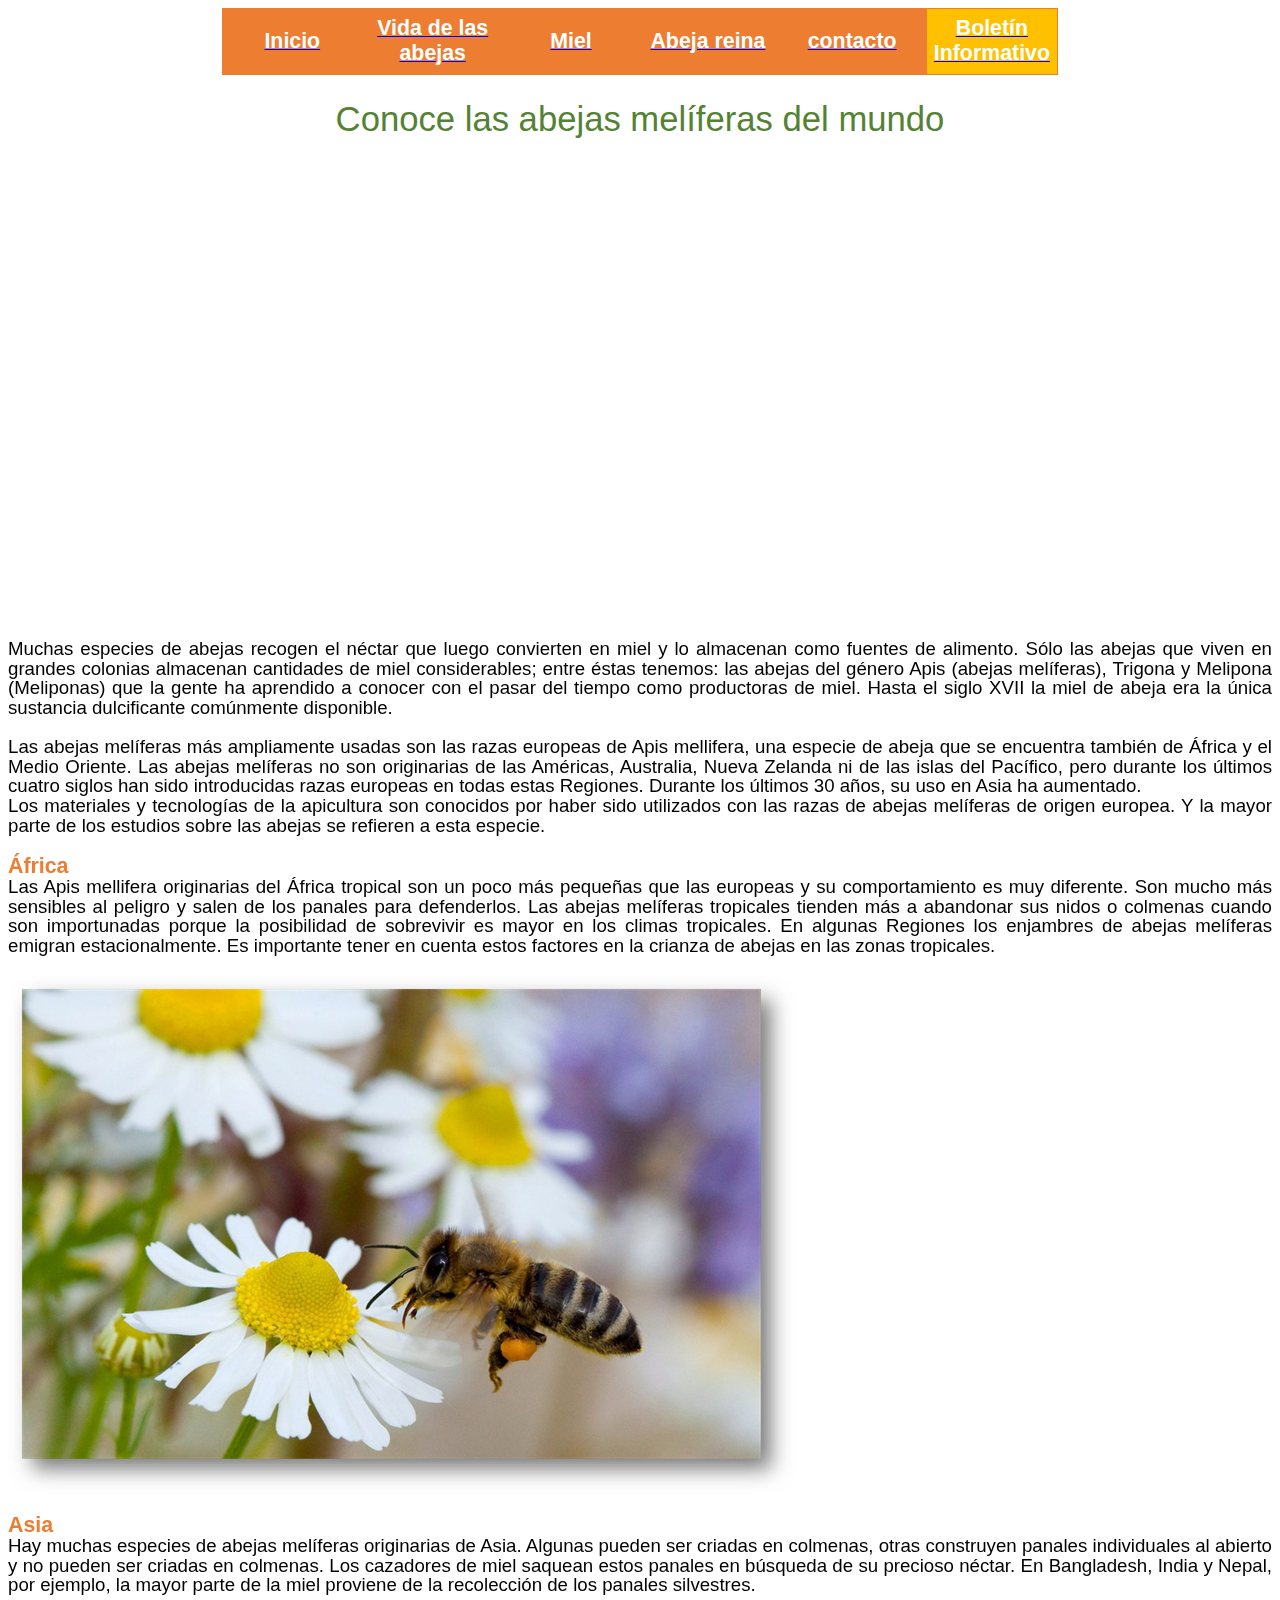
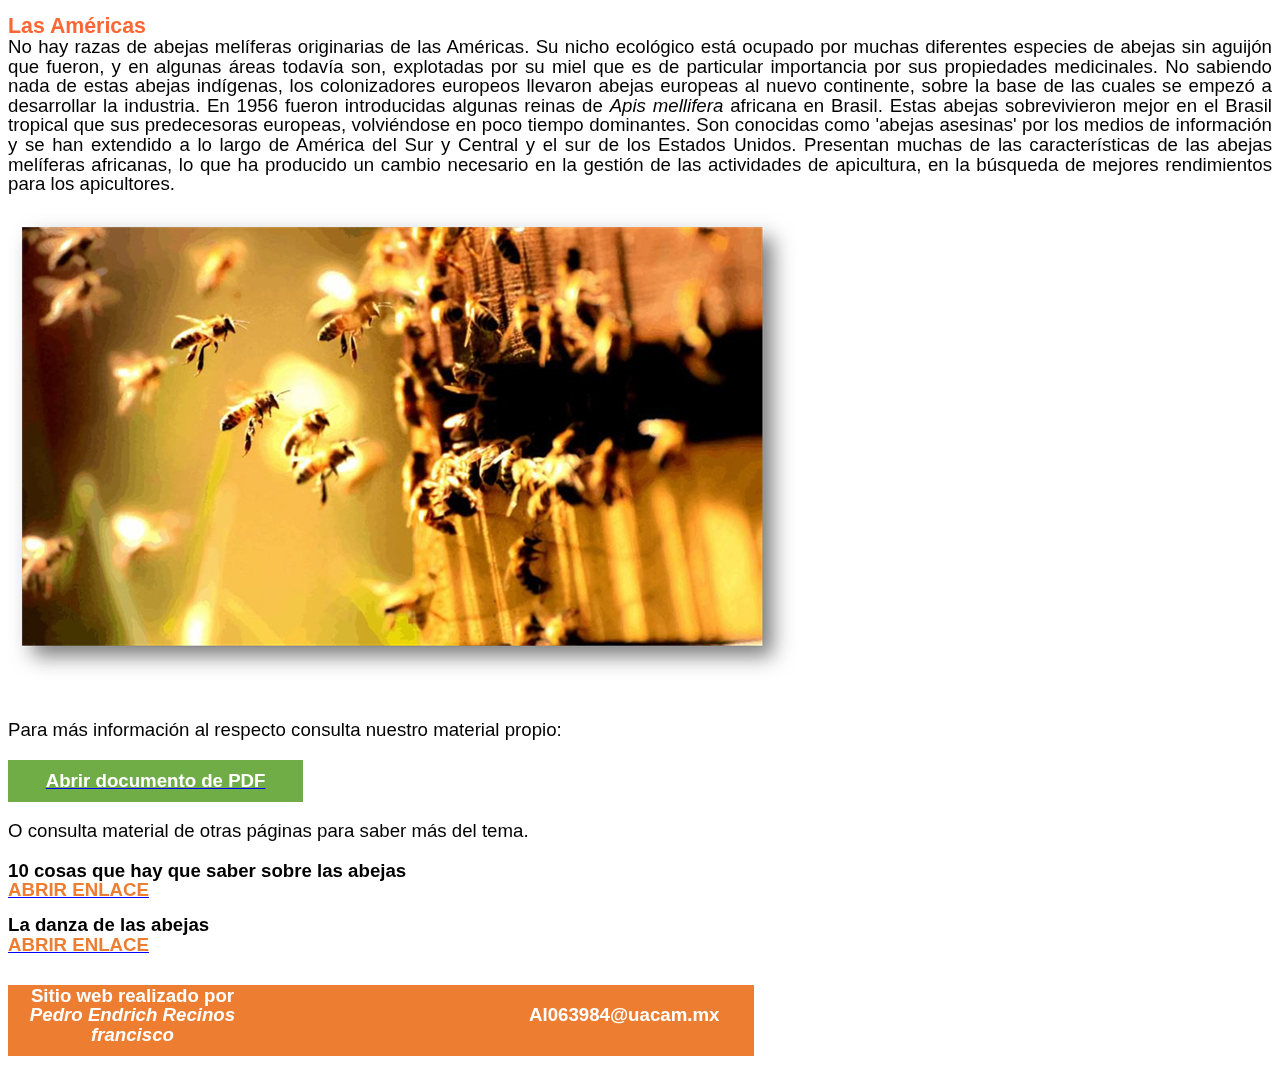
<file: Inicio.htm>
<html xmlns:v="urn:schemas-microsoft-com:vml"
xmlns:o="urn:schemas-microsoft-com:office:office"
xmlns:w="urn:schemas-microsoft-com:office:word"
xmlns:m="http://schemas.microsoft.com/office/2004/12/omml"
xmlns="http://www.w3.org/TR/REC-html40">

<head>
<meta http-equiv=Content-Type content="text/html; charset=windows-1252">
<meta name=ProgId content=Word.Document>
<meta name=Generator content="Microsoft Word 15">
<meta name=Originator content="Microsoft Word 15">
<link rel=File-List href="Inicio_archivos/filelist.xml">
<link rel=Edit-Time-Data href="Inicio_archivos/editdata.mso">
<!--[if !mso]>
<style>
v\:* {behavior:url(#default#VML);}
o\:* {behavior:url(#default#VML);}
w\:* {behavior:url(#default#VML);}
.shape {behavior:url(#default#VML);}
</style>
<![endif]--><!--[if gte mso 9]><xml>
 <o:DocumentProperties>
  <o:Author>Pedro E Recinos Francisco</o:Author>
  <o:LastAuthor>Pedro E Recinos Francisco</o:LastAuthor>
  <o:Revision>23</o:Revision>
  <o:TotalTime>62</o:TotalTime>
  <o:Created>2021-09-04T04:52:00Z</o:Created>
  <o:LastSaved>2021-09-18T03:47:00Z</o:LastSaved>
  <o:Pages>3</o:Pages>
  <o:Words>637</o:Words>
  <o:Characters>3508</o:Characters>
  <o:Lines>29</o:Lines>
  <o:Paragraphs>8</o:Paragraphs>
  <o:CharactersWithSpaces>4137</o:CharactersWithSpaces>
  <o:Version>16.00</o:Version>
 </o:DocumentProperties>
 <o:OfficeDocumentSettings>
  <o:AllowPNG/>
 </o:OfficeDocumentSettings>
</xml><![endif]-->
<link rel=dataStoreItem href="Inicio_archivos/item0010.xml"
target="Inicio_archivos/props011.xml">
<link rel=themeData href="Inicio_archivos/themedata.thmx">
<link rel=colorSchemeMapping href="Inicio_archivos/colorschememapping.xml">
<!--[if gte mso 9]><xml>
 <w:WordDocument>
  <w:View>Print</w:View>
  <w:Zoom>110</w:Zoom>
  <w:SpellingState>Clean</w:SpellingState>
  <w:GrammarState>Clean</w:GrammarState>
  <w:TrackMoves>false</w:TrackMoves>
  <w:TrackFormatting/>
  <w:HyphenationZone>21</w:HyphenationZone>
  <w:PunctuationKerning/>
  <w:ValidateAgainstSchemas/>
  <w:SaveIfXMLInvalid>false</w:SaveIfXMLInvalid>
  <w:IgnoreMixedContent>false</w:IgnoreMixedContent>
  <w:AlwaysShowPlaceholderText>false</w:AlwaysShowPlaceholderText>
  <w:DoNotPromoteQF/>
  <w:LidThemeOther>ES-MX</w:LidThemeOther>
  <w:LidThemeAsian>X-NONE</w:LidThemeAsian>
  <w:LidThemeComplexScript>X-NONE</w:LidThemeComplexScript>
  <w:Compatibility>
   <w:BreakWrappedTables/>
   <w:SnapToGridInCell/>
   <w:WrapTextWithPunct/>
   <w:UseAsianBreakRules/>
   <w:DontGrowAutofit/>
   <w:SplitPgBreakAndParaMark/>
   <w:EnableOpenTypeKerning/>
   <w:DontFlipMirrorIndents/>
   <w:OverrideTableStyleHps/>
  </w:Compatibility>
  <w:BrowserLevel>MicrosoftInternetExplorer4</w:BrowserLevel>
  <m:mathPr>
   <m:mathFont m:val="Cambria Math"/>
   <m:brkBin m:val="before"/>
   <m:brkBinSub m:val="&#45;-"/>
   <m:smallFrac m:val="off"/>
   <m:dispDef/>
   <m:lMargin m:val="0"/>
   <m:rMargin m:val="0"/>
   <m:defJc m:val="centerGroup"/>
   <m:wrapIndent m:val="1440"/>
   <m:intLim m:val="subSup"/>
   <m:naryLim m:val="undOvr"/>
  </m:mathPr></w:WordDocument>
</xml><![endif]--><!--[if gte mso 9]><xml>
 <w:LatentStyles DefLockedState="false" DefUnhideWhenUsed="false"
  DefSemiHidden="false" DefQFormat="false" DefPriority="99"
  LatentStyleCount="376">
  <w:LsdException Locked="false" Priority="0" QFormat="true" Name="Normal"/>
  <w:LsdException Locked="false" Priority="9" QFormat="true" Name="heading 1"/>
  <w:LsdException Locked="false" Priority="9" SemiHidden="true"
   UnhideWhenUsed="true" QFormat="true" Name="heading 2"/>
  <w:LsdException Locked="false" Priority="9" SemiHidden="true"
   UnhideWhenUsed="true" QFormat="true" Name="heading 3"/>
  <w:LsdException Locked="false" Priority="9" SemiHidden="true"
   UnhideWhenUsed="true" QFormat="true" Name="heading 4"/>
  <w:LsdException Locked="false" Priority="9" SemiHidden="true"
   UnhideWhenUsed="true" QFormat="true" Name="heading 5"/>
  <w:LsdException Locked="false" Priority="9" SemiHidden="true"
   UnhideWhenUsed="true" QFormat="true" Name="heading 6"/>
  <w:LsdException Locked="false" Priority="9" SemiHidden="true"
   UnhideWhenUsed="true" QFormat="true" Name="heading 7"/>
  <w:LsdException Locked="false" Priority="9" SemiHidden="true"
   UnhideWhenUsed="true" QFormat="true" Name="heading 8"/>
  <w:LsdException Locked="false" Priority="9" SemiHidden="true"
   UnhideWhenUsed="true" QFormat="true" Name="heading 9"/>
  <w:LsdException Locked="false" SemiHidden="true" UnhideWhenUsed="true"
   Name="index 1"/>
  <w:LsdException Locked="false" SemiHidden="true" UnhideWhenUsed="true"
   Name="index 2"/>
  <w:LsdException Locked="false" SemiHidden="true" UnhideWhenUsed="true"
   Name="index 3"/>
  <w:LsdException Locked="false" SemiHidden="true" UnhideWhenUsed="true"
   Name="index 4"/>
  <w:LsdException Locked="false" SemiHidden="true" UnhideWhenUsed="true"
   Name="index 5"/>
  <w:LsdException Locked="false" SemiHidden="true" UnhideWhenUsed="true"
   Name="index 6"/>
  <w:LsdException Locked="false" SemiHidden="true" UnhideWhenUsed="true"
   Name="index 7"/>
  <w:LsdException Locked="false" SemiHidden="true" UnhideWhenUsed="true"
   Name="index 8"/>
  <w:LsdException Locked="false" SemiHidden="true" UnhideWhenUsed="true"
   Name="index 9"/>
  <w:LsdException Locked="false" Priority="39" SemiHidden="true"
   UnhideWhenUsed="true" Name="toc 1"/>
  <w:LsdException Locked="false" Priority="39" SemiHidden="true"
   UnhideWhenUsed="true" Name="toc 2"/>
  <w:LsdException Locked="false" Priority="39" SemiHidden="true"
   UnhideWhenUsed="true" Name="toc 3"/>
  <w:LsdException Locked="false" Priority="39" SemiHidden="true"
   UnhideWhenUsed="true" Name="toc 4"/>
  <w:LsdException Locked="false" Priority="39" SemiHidden="true"
   UnhideWhenUsed="true" Name="toc 5"/>
  <w:LsdException Locked="false" Priority="39" SemiHidden="true"
   UnhideWhenUsed="true" Name="toc 6"/>
  <w:LsdException Locked="false" Priority="39" SemiHidden="true"
   UnhideWhenUsed="true" Name="toc 7"/>
  <w:LsdException Locked="false" Priority="39" SemiHidden="true"
   UnhideWhenUsed="true" Name="toc 8"/>
  <w:LsdException Locked="false" Priority="39" SemiHidden="true"
   UnhideWhenUsed="true" Name="toc 9"/>
  <w:LsdException Locked="false" SemiHidden="true" UnhideWhenUsed="true"
   Name="Normal Indent"/>
  <w:LsdException Locked="false" SemiHidden="true" UnhideWhenUsed="true"
   Name="footnote text"/>
  <w:LsdException Locked="false" SemiHidden="true" UnhideWhenUsed="true"
   Name="annotation text"/>
  <w:LsdException Locked="false" SemiHidden="true" UnhideWhenUsed="true"
   Name="header"/>
  <w:LsdException Locked="false" SemiHidden="true" UnhideWhenUsed="true"
   Name="footer"/>
  <w:LsdException Locked="false" SemiHidden="true" UnhideWhenUsed="true"
   Name="index heading"/>
  <w:LsdException Locked="false" Priority="35" SemiHidden="true"
   UnhideWhenUsed="true" QFormat="true" Name="caption"/>
  <w:LsdException Locked="false" SemiHidden="true" UnhideWhenUsed="true"
   Name="table of figures"/>
  <w:LsdException Locked="false" SemiHidden="true" UnhideWhenUsed="true"
   Name="envelope address"/>
  <w:LsdException Locked="false" SemiHidden="true" UnhideWhenUsed="true"
   Name="envelope return"/>
  <w:LsdException Locked="false" SemiHidden="true" UnhideWhenUsed="true"
   Name="footnote reference"/>
  <w:LsdException Locked="false" SemiHidden="true" UnhideWhenUsed="true"
   Name="annotation reference"/>
  <w:LsdException Locked="false" SemiHidden="true" UnhideWhenUsed="true"
   Name="line number"/>
  <w:LsdException Locked="false" SemiHidden="true" UnhideWhenUsed="true"
   Name="page number"/>
  <w:LsdException Locked="false" SemiHidden="true" UnhideWhenUsed="true"
   Name="endnote reference"/>
  <w:LsdException Locked="false" SemiHidden="true" UnhideWhenUsed="true"
   Name="endnote text"/>
  <w:LsdException Locked="false" SemiHidden="true" UnhideWhenUsed="true"
   Name="table of authorities"/>
  <w:LsdException Locked="false" SemiHidden="true" UnhideWhenUsed="true"
   Name="macro"/>
  <w:LsdException Locked="false" SemiHidden="true" UnhideWhenUsed="true"
   Name="toa heading"/>
  <w:LsdException Locked="false" SemiHidden="true" UnhideWhenUsed="true"
   Name="List"/>
  <w:LsdException Locked="false" SemiHidden="true" UnhideWhenUsed="true"
   Name="List Bullet"/>
  <w:LsdException Locked="false" SemiHidden="true" UnhideWhenUsed="true"
   Name="List Number"/>
  <w:LsdException Locked="false" SemiHidden="true" UnhideWhenUsed="true"
   Name="List 2"/>
  <w:LsdException Locked="false" SemiHidden="true" UnhideWhenUsed="true"
   Name="List 3"/>
  <w:LsdException Locked="false" SemiHidden="true" UnhideWhenUsed="true"
   Name="List 4"/>
  <w:LsdException Locked="false" SemiHidden="true" UnhideWhenUsed="true"
   Name="List 5"/>
  <w:LsdException Locked="false" SemiHidden="true" UnhideWhenUsed="true"
   Name="List Bullet 2"/>
  <w:LsdException Locked="false" SemiHidden="true" UnhideWhenUsed="true"
   Name="List Bullet 3"/>
  <w:LsdException Locked="false" SemiHidden="true" UnhideWhenUsed="true"
   Name="List Bullet 4"/>
  <w:LsdException Locked="false" SemiHidden="true" UnhideWhenUsed="true"
   Name="List Bullet 5"/>
  <w:LsdException Locked="false" SemiHidden="true" UnhideWhenUsed="true"
   Name="List Number 2"/>
  <w:LsdException Locked="false" SemiHidden="true" UnhideWhenUsed="true"
   Name="List Number 3"/>
  <w:LsdException Locked="false" SemiHidden="true" UnhideWhenUsed="true"
   Name="List Number 4"/>
  <w:LsdException Locked="false" SemiHidden="true" UnhideWhenUsed="true"
   Name="List Number 5"/>
  <w:LsdException Locked="false" Priority="10" QFormat="true" Name="Title"/>
  <w:LsdException Locked="false" SemiHidden="true" UnhideWhenUsed="true"
   Name="Closing"/>
  <w:LsdException Locked="false" SemiHidden="true" UnhideWhenUsed="true"
   Name="Signature"/>
  <w:LsdException Locked="false" Priority="1" SemiHidden="true"
   UnhideWhenUsed="true" Name="Default Paragraph Font"/>
  <w:LsdException Locked="false" SemiHidden="true" UnhideWhenUsed="true"
   Name="Body Text"/>
  <w:LsdException Locked="false" SemiHidden="true" UnhideWhenUsed="true"
   Name="Body Text Indent"/>
  <w:LsdException Locked="false" SemiHidden="true" UnhideWhenUsed="true"
   Name="List Continue"/>
  <w:LsdException Locked="false" SemiHidden="true" UnhideWhenUsed="true"
   Name="List Continue 2"/>
  <w:LsdException Locked="false" SemiHidden="true" UnhideWhenUsed="true"
   Name="List Continue 3"/>
  <w:LsdException Locked="false" SemiHidden="true" UnhideWhenUsed="true"
   Name="List Continue 4"/>
  <w:LsdException Locked="false" SemiHidden="true" UnhideWhenUsed="true"
   Name="List Continue 5"/>
  <w:LsdException Locked="false" SemiHidden="true" UnhideWhenUsed="true"
   Name="Message Header"/>
  <w:LsdException Locked="false" Priority="11" QFormat="true" Name="Subtitle"/>
  <w:LsdException Locked="false" SemiHidden="true" UnhideWhenUsed="true"
   Name="Salutation"/>
  <w:LsdException Locked="false" SemiHidden="true" UnhideWhenUsed="true"
   Name="Date"/>
  <w:LsdException Locked="false" SemiHidden="true" UnhideWhenUsed="true"
   Name="Body Text First Indent"/>
  <w:LsdException Locked="false" SemiHidden="true" UnhideWhenUsed="true"
   Name="Body Text First Indent 2"/>
  <w:LsdException Locked="false" SemiHidden="true" UnhideWhenUsed="true"
   Name="Note Heading"/>
  <w:LsdException Locked="false" SemiHidden="true" UnhideWhenUsed="true"
   Name="Body Text 2"/>
  <w:LsdException Locked="false" SemiHidden="true" UnhideWhenUsed="true"
   Name="Body Text 3"/>
  <w:LsdException Locked="false" SemiHidden="true" UnhideWhenUsed="true"
   Name="Body Text Indent 2"/>
  <w:LsdException Locked="false" SemiHidden="true" UnhideWhenUsed="true"
   Name="Body Text Indent 3"/>
  <w:LsdException Locked="false" SemiHidden="true" UnhideWhenUsed="true"
   Name="Block Text"/>
  <w:LsdException Locked="false" SemiHidden="true" UnhideWhenUsed="true"
   Name="Hyperlink"/>
  <w:LsdException Locked="false" SemiHidden="true" UnhideWhenUsed="true"
   Name="FollowedHyperlink"/>
  <w:LsdException Locked="false" Priority="22" QFormat="true" Name="Strong"/>
  <w:LsdException Locked="false" Priority="20" QFormat="true" Name="Emphasis"/>
  <w:LsdException Locked="false" SemiHidden="true" UnhideWhenUsed="true"
   Name="Document Map"/>
  <w:LsdException Locked="false" SemiHidden="true" UnhideWhenUsed="true"
   Name="Plain Text"/>
  <w:LsdException Locked="false" SemiHidden="true" UnhideWhenUsed="true"
   Name="E-mail Signature"/>
  <w:LsdException Locked="false" SemiHidden="true" UnhideWhenUsed="true"
   Name="HTML Top of Form"/>
  <w:LsdException Locked="false" SemiHidden="true" UnhideWhenUsed="true"
   Name="HTML Bottom of Form"/>
  <w:LsdException Locked="false" SemiHidden="true" UnhideWhenUsed="true"
   Name="Normal (Web)"/>
  <w:LsdException Locked="false" SemiHidden="true" UnhideWhenUsed="true"
   Name="HTML Acronym"/>
  <w:LsdException Locked="false" SemiHidden="true" UnhideWhenUsed="true"
   Name="HTML Address"/>
  <w:LsdException Locked="false" SemiHidden="true" UnhideWhenUsed="true"
   Name="HTML Cite"/>
  <w:LsdException Locked="false" SemiHidden="true" UnhideWhenUsed="true"
   Name="HTML Code"/>
  <w:LsdException Locked="false" SemiHidden="true" UnhideWhenUsed="true"
   Name="HTML Definition"/>
  <w:LsdException Locked="false" SemiHidden="true" UnhideWhenUsed="true"
   Name="HTML Keyboard"/>
  <w:LsdException Locked="false" SemiHidden="true" UnhideWhenUsed="true"
   Name="HTML Preformatted"/>
  <w:LsdException Locked="false" SemiHidden="true" UnhideWhenUsed="true"
   Name="HTML Sample"/>
  <w:LsdException Locked="false" SemiHidden="true" UnhideWhenUsed="true"
   Name="HTML Typewriter"/>
  <w:LsdException Locked="false" SemiHidden="true" UnhideWhenUsed="true"
   Name="HTML Variable"/>
  <w:LsdException Locked="false" SemiHidden="true" UnhideWhenUsed="true"
   Name="Normal Table"/>
  <w:LsdException Locked="false" SemiHidden="true" UnhideWhenUsed="true"
   Name="annotation subject"/>
  <w:LsdException Locked="false" SemiHidden="true" UnhideWhenUsed="true"
   Name="No List"/>
  <w:LsdException Locked="false" SemiHidden="true" UnhideWhenUsed="true"
   Name="Outline List 1"/>
  <w:LsdException Locked="false" SemiHidden="true" UnhideWhenUsed="true"
   Name="Outline List 2"/>
  <w:LsdException Locked="false" SemiHidden="true" UnhideWhenUsed="true"
   Name="Outline List 3"/>
  <w:LsdException Locked="false" SemiHidden="true" UnhideWhenUsed="true"
   Name="Table Simple 1"/>
  <w:LsdException Locked="false" SemiHidden="true" UnhideWhenUsed="true"
   Name="Table Simple 2"/>
  <w:LsdException Locked="false" SemiHidden="true" UnhideWhenUsed="true"
   Name="Table Simple 3"/>
  <w:LsdException Locked="false" SemiHidden="true" UnhideWhenUsed="true"
   Name="Table Classic 1"/>
  <w:LsdException Locked="false" SemiHidden="true" UnhideWhenUsed="true"
   Name="Table Classic 2"/>
  <w:LsdException Locked="false" SemiHidden="true" UnhideWhenUsed="true"
   Name="Table Classic 3"/>
  <w:LsdException Locked="false" SemiHidden="true" UnhideWhenUsed="true"
   Name="Table Classic 4"/>
  <w:LsdException Locked="false" SemiHidden="true" UnhideWhenUsed="true"
   Name="Table Colorful 1"/>
  <w:LsdException Locked="false" SemiHidden="true" UnhideWhenUsed="true"
   Name="Table Colorful 2"/>
  <w:LsdException Locked="false" SemiHidden="true" UnhideWhenUsed="true"
   Name="Table Colorful 3"/>
  <w:LsdException Locked="false" SemiHidden="true" UnhideWhenUsed="true"
   Name="Table Columns 1"/>
  <w:LsdException Locked="false" SemiHidden="true" UnhideWhenUsed="true"
   Name="Table Columns 2"/>
  <w:LsdException Locked="false" SemiHidden="true" UnhideWhenUsed="true"
   Name="Table Columns 3"/>
  <w:LsdException Locked="false" SemiHidden="true" UnhideWhenUsed="true"
   Name="Table Columns 4"/>
  <w:LsdException Locked="false" SemiHidden="true" UnhideWhenUsed="true"
   Name="Table Columns 5"/>
  <w:LsdException Locked="false" SemiHidden="true" UnhideWhenUsed="true"
   Name="Table Grid 1"/>
  <w:LsdException Locked="false" SemiHidden="true" UnhideWhenUsed="true"
   Name="Table Grid 2"/>
  <w:LsdException Locked="false" SemiHidden="true" UnhideWhenUsed="true"
   Name="Table Grid 3"/>
  <w:LsdException Locked="false" SemiHidden="true" UnhideWhenUsed="true"
   Name="Table Grid 4"/>
  <w:LsdException Locked="false" SemiHidden="true" UnhideWhenUsed="true"
   Name="Table Grid 5"/>
  <w:LsdException Locked="false" SemiHidden="true" UnhideWhenUsed="true"
   Name="Table Grid 6"/>
  <w:LsdException Locked="false" SemiHidden="true" UnhideWhenUsed="true"
   Name="Table Grid 7"/>
  <w:LsdException Locked="false" SemiHidden="true" UnhideWhenUsed="true"
   Name="Table Grid 8"/>
  <w:LsdException Locked="false" SemiHidden="true" UnhideWhenUsed="true"
   Name="Table List 1"/>
  <w:LsdException Locked="false" SemiHidden="true" UnhideWhenUsed="true"
   Name="Table List 2"/>
  <w:LsdException Locked="false" SemiHidden="true" UnhideWhenUsed="true"
   Name="Table List 3"/>
  <w:LsdException Locked="false" SemiHidden="true" UnhideWhenUsed="true"
   Name="Table List 4"/>
  <w:LsdException Locked="false" SemiHidden="true" UnhideWhenUsed="true"
   Name="Table List 5"/>
  <w:LsdException Locked="false" SemiHidden="true" UnhideWhenUsed="true"
   Name="Table List 6"/>
  <w:LsdException Locked="false" SemiHidden="true" UnhideWhenUsed="true"
   Name="Table List 7"/>
  <w:LsdException Locked="false" SemiHidden="true" UnhideWhenUsed="true"
   Name="Table List 8"/>
  <w:LsdException Locked="false" SemiHidden="true" UnhideWhenUsed="true"
   Name="Table 3D effects 1"/>
  <w:LsdException Locked="false" SemiHidden="true" UnhideWhenUsed="true"
   Name="Table 3D effects 2"/>
  <w:LsdException Locked="false" SemiHidden="true" UnhideWhenUsed="true"
   Name="Table 3D effects 3"/>
  <w:LsdException Locked="false" SemiHidden="true" UnhideWhenUsed="true"
   Name="Table Contemporary"/>
  <w:LsdException Locked="false" SemiHidden="true" UnhideWhenUsed="true"
   Name="Table Elegant"/>
  <w:LsdException Locked="false" SemiHidden="true" UnhideWhenUsed="true"
   Name="Table Professional"/>
  <w:LsdException Locked="false" SemiHidden="true" UnhideWhenUsed="true"
   Name="Table Subtle 1"/>
  <w:LsdException Locked="false" SemiHidden="true" UnhideWhenUsed="true"
   Name="Table Subtle 2"/>
  <w:LsdException Locked="false" SemiHidden="true" UnhideWhenUsed="true"
   Name="Table Web 1"/>
  <w:LsdException Locked="false" SemiHidden="true" UnhideWhenUsed="true"
   Name="Table Web 2"/>
  <w:LsdException Locked="false" SemiHidden="true" UnhideWhenUsed="true"
   Name="Table Web 3"/>
  <w:LsdException Locked="false" SemiHidden="true" UnhideWhenUsed="true"
   Name="Balloon Text"/>
  <w:LsdException Locked="false" Priority="39" Name="Table Grid"/>
  <w:LsdException Locked="false" SemiHidden="true" UnhideWhenUsed="true"
   Name="Table Theme"/>
  <w:LsdException Locked="false" SemiHidden="true" Name="Placeholder Text"/>
  <w:LsdException Locked="false" Priority="1" QFormat="true" Name="No Spacing"/>
  <w:LsdException Locked="false" Priority="60" Name="Light Shading"/>
  <w:LsdException Locked="false" Priority="61" Name="Light List"/>
  <w:LsdException Locked="false" Priority="62" Name="Light Grid"/>
  <w:LsdException Locked="false" Priority="63" Name="Medium Shading 1"/>
  <w:LsdException Locked="false" Priority="64" Name="Medium Shading 2"/>
  <w:LsdException Locked="false" Priority="65" Name="Medium List 1"/>
  <w:LsdException Locked="false" Priority="66" Name="Medium List 2"/>
  <w:LsdException Locked="false" Priority="67" Name="Medium Grid 1"/>
  <w:LsdException Locked="false" Priority="68" Name="Medium Grid 2"/>
  <w:LsdException Locked="false" Priority="69" Name="Medium Grid 3"/>
  <w:LsdException Locked="false" Priority="70" Name="Dark List"/>
  <w:LsdException Locked="false" Priority="71" Name="Colorful Shading"/>
  <w:LsdException Locked="false" Priority="72" Name="Colorful List"/>
  <w:LsdException Locked="false" Priority="73" Name="Colorful Grid"/>
  <w:LsdException Locked="false" Priority="60" Name="Light Shading Accent 1"/>
  <w:LsdException Locked="false" Priority="61" Name="Light List Accent 1"/>
  <w:LsdException Locked="false" Priority="62" Name="Light Grid Accent 1"/>
  <w:LsdException Locked="false" Priority="63" Name="Medium Shading 1 Accent 1"/>
  <w:LsdException Locked="false" Priority="64" Name="Medium Shading 2 Accent 1"/>
  <w:LsdException Locked="false" Priority="65" Name="Medium List 1 Accent 1"/>
  <w:LsdException Locked="false" SemiHidden="true" Name="Revision"/>
  <w:LsdException Locked="false" Priority="34" QFormat="true"
   Name="List Paragraph"/>
  <w:LsdException Locked="false" Priority="29" QFormat="true" Name="Quote"/>
  <w:LsdException Locked="false" Priority="30" QFormat="true"
   Name="Intense Quote"/>
  <w:LsdException Locked="false" Priority="66" Name="Medium List 2 Accent 1"/>
  <w:LsdException Locked="false" Priority="67" Name="Medium Grid 1 Accent 1"/>
  <w:LsdException Locked="false" Priority="68" Name="Medium Grid 2 Accent 1"/>
  <w:LsdException Locked="false" Priority="69" Name="Medium Grid 3 Accent 1"/>
  <w:LsdException Locked="false" Priority="70" Name="Dark List Accent 1"/>
  <w:LsdException Locked="false" Priority="71" Name="Colorful Shading Accent 1"/>
  <w:LsdException Locked="false" Priority="72" Name="Colorful List Accent 1"/>
  <w:LsdException Locked="false" Priority="73" Name="Colorful Grid Accent 1"/>
  <w:LsdException Locked="false" Priority="60" Name="Light Shading Accent 2"/>
  <w:LsdException Locked="false" Priority="61" Name="Light List Accent 2"/>
  <w:LsdException Locked="false" Priority="62" Name="Light Grid Accent 2"/>
  <w:LsdException Locked="false" Priority="63" Name="Medium Shading 1 Accent 2"/>
  <w:LsdException Locked="false" Priority="64" Name="Medium Shading 2 Accent 2"/>
  <w:LsdException Locked="false" Priority="65" Name="Medium List 1 Accent 2"/>
  <w:LsdException Locked="false" Priority="66" Name="Medium List 2 Accent 2"/>
  <w:LsdException Locked="false" Priority="67" Name="Medium Grid 1 Accent 2"/>
  <w:LsdException Locked="false" Priority="68" Name="Medium Grid 2 Accent 2"/>
  <w:LsdException Locked="false" Priority="69" Name="Medium Grid 3 Accent 2"/>
  <w:LsdException Locked="false" Priority="70" Name="Dark List Accent 2"/>
  <w:LsdException Locked="false" Priority="71" Name="Colorful Shading Accent 2"/>
  <w:LsdException Locked="false" Priority="72" Name="Colorful List Accent 2"/>
  <w:LsdException Locked="false" Priority="73" Name="Colorful Grid Accent 2"/>
  <w:LsdException Locked="false" Priority="60" Name="Light Shading Accent 3"/>
  <w:LsdException Locked="false" Priority="61" Name="Light List Accent 3"/>
  <w:LsdException Locked="false" Priority="62" Name="Light Grid Accent 3"/>
  <w:LsdException Locked="false" Priority="63" Name="Medium Shading 1 Accent 3"/>
  <w:LsdException Locked="false" Priority="64" Name="Medium Shading 2 Accent 3"/>
  <w:LsdException Locked="false" Priority="65" Name="Medium List 1 Accent 3"/>
  <w:LsdException Locked="false" Priority="66" Name="Medium List 2 Accent 3"/>
  <w:LsdException Locked="false" Priority="67" Name="Medium Grid 1 Accent 3"/>
  <w:LsdException Locked="false" Priority="68" Name="Medium Grid 2 Accent 3"/>
  <w:LsdException Locked="false" Priority="69" Name="Medium Grid 3 Accent 3"/>
  <w:LsdException Locked="false" Priority="70" Name="Dark List Accent 3"/>
  <w:LsdException Locked="false" Priority="71" Name="Colorful Shading Accent 3"/>
  <w:LsdException Locked="false" Priority="72" Name="Colorful List Accent 3"/>
  <w:LsdException Locked="false" Priority="73" Name="Colorful Grid Accent 3"/>
  <w:LsdException Locked="false" Priority="60" Name="Light Shading Accent 4"/>
  <w:LsdException Locked="false" Priority="61" Name="Light List Accent 4"/>
  <w:LsdException Locked="false" Priority="62" Name="Light Grid Accent 4"/>
  <w:LsdException Locked="false" Priority="63" Name="Medium Shading 1 Accent 4"/>
  <w:LsdException Locked="false" Priority="64" Name="Medium Shading 2 Accent 4"/>
  <w:LsdException Locked="false" Priority="65" Name="Medium List 1 Accent 4"/>
  <w:LsdException Locked="false" Priority="66" Name="Medium List 2 Accent 4"/>
  <w:LsdException Locked="false" Priority="67" Name="Medium Grid 1 Accent 4"/>
  <w:LsdException Locked="false" Priority="68" Name="Medium Grid 2 Accent 4"/>
  <w:LsdException Locked="false" Priority="69" Name="Medium Grid 3 Accent 4"/>
  <w:LsdException Locked="false" Priority="70" Name="Dark List Accent 4"/>
  <w:LsdException Locked="false" Priority="71" Name="Colorful Shading Accent 4"/>
  <w:LsdException Locked="false" Priority="72" Name="Colorful List Accent 4"/>
  <w:LsdException Locked="false" Priority="73" Name="Colorful Grid Accent 4"/>
  <w:LsdException Locked="false" Priority="60" Name="Light Shading Accent 5"/>
  <w:LsdException Locked="false" Priority="61" Name="Light List Accent 5"/>
  <w:LsdException Locked="false" Priority="62" Name="Light Grid Accent 5"/>
  <w:LsdException Locked="false" Priority="63" Name="Medium Shading 1 Accent 5"/>
  <w:LsdException Locked="false" Priority="64" Name="Medium Shading 2 Accent 5"/>
  <w:LsdException Locked="false" Priority="65" Name="Medium List 1 Accent 5"/>
  <w:LsdException Locked="false" Priority="66" Name="Medium List 2 Accent 5"/>
  <w:LsdException Locked="false" Priority="67" Name="Medium Grid 1 Accent 5"/>
  <w:LsdException Locked="false" Priority="68" Name="Medium Grid 2 Accent 5"/>
  <w:LsdException Locked="false" Priority="69" Name="Medium Grid 3 Accent 5"/>
  <w:LsdException Locked="false" Priority="70" Name="Dark List Accent 5"/>
  <w:LsdException Locked="false" Priority="71" Name="Colorful Shading Accent 5"/>
  <w:LsdException Locked="false" Priority="72" Name="Colorful List Accent 5"/>
  <w:LsdException Locked="false" Priority="73" Name="Colorful Grid Accent 5"/>
  <w:LsdException Locked="false" Priority="60" Name="Light Shading Accent 6"/>
  <w:LsdException Locked="false" Priority="61" Name="Light List Accent 6"/>
  <w:LsdException Locked="false" Priority="62" Name="Light Grid Accent 6"/>
  <w:LsdException Locked="false" Priority="63" Name="Medium Shading 1 Accent 6"/>
  <w:LsdException Locked="false" Priority="64" Name="Medium Shading 2 Accent 6"/>
  <w:LsdException Locked="false" Priority="65" Name="Medium List 1 Accent 6"/>
  <w:LsdException Locked="false" Priority="66" Name="Medium List 2 Accent 6"/>
  <w:LsdException Locked="false" Priority="67" Name="Medium Grid 1 Accent 6"/>
  <w:LsdException Locked="false" Priority="68" Name="Medium Grid 2 Accent 6"/>
  <w:LsdException Locked="false" Priority="69" Name="Medium Grid 3 Accent 6"/>
  <w:LsdException Locked="false" Priority="70" Name="Dark List Accent 6"/>
  <w:LsdException Locked="false" Priority="71" Name="Colorful Shading Accent 6"/>
  <w:LsdException Locked="false" Priority="72" Name="Colorful List Accent 6"/>
  <w:LsdException Locked="false" Priority="73" Name="Colorful Grid Accent 6"/>
  <w:LsdException Locked="false" Priority="19" QFormat="true"
   Name="Subtle Emphasis"/>
  <w:LsdException Locked="false" Priority="21" QFormat="true"
   Name="Intense Emphasis"/>
  <w:LsdException Locked="false" Priority="31" QFormat="true"
   Name="Subtle Reference"/>
  <w:LsdException Locked="false" Priority="32" QFormat="true"
   Name="Intense Reference"/>
  <w:LsdException Locked="false" Priority="33" QFormat="true" Name="Book Title"/>
  <w:LsdException Locked="false" Priority="37" SemiHidden="true"
   UnhideWhenUsed="true" Name="Bibliography"/>
  <w:LsdException Locked="false" Priority="39" SemiHidden="true"
   UnhideWhenUsed="true" QFormat="true" Name="TOC Heading"/>
  <w:LsdException Locked="false" Priority="41" Name="Plain Table 1"/>
  <w:LsdException Locked="false" Priority="42" Name="Plain Table 2"/>
  <w:LsdException Locked="false" Priority="43" Name="Plain Table 3"/>
  <w:LsdException Locked="false" Priority="44" Name="Plain Table 4"/>
  <w:LsdException Locked="false" Priority="45" Name="Plain Table 5"/>
  <w:LsdException Locked="false" Priority="40" Name="Grid Table Light"/>
  <w:LsdException Locked="false" Priority="46" Name="Grid Table 1 Light"/>
  <w:LsdException Locked="false" Priority="47" Name="Grid Table 2"/>
  <w:LsdException Locked="false" Priority="48" Name="Grid Table 3"/>
  <w:LsdException Locked="false" Priority="49" Name="Grid Table 4"/>
  <w:LsdException Locked="false" Priority="50" Name="Grid Table 5 Dark"/>
  <w:LsdException Locked="false" Priority="51" Name="Grid Table 6 Colorful"/>
  <w:LsdException Locked="false" Priority="52" Name="Grid Table 7 Colorful"/>
  <w:LsdException Locked="false" Priority="46"
   Name="Grid Table 1 Light Accent 1"/>
  <w:LsdException Locked="false" Priority="47" Name="Grid Table 2 Accent 1"/>
  <w:LsdException Locked="false" Priority="48" Name="Grid Table 3 Accent 1"/>
  <w:LsdException Locked="false" Priority="49" Name="Grid Table 4 Accent 1"/>
  <w:LsdException Locked="false" Priority="50" Name="Grid Table 5 Dark Accent 1"/>
  <w:LsdException Locked="false" Priority="51"
   Name="Grid Table 6 Colorful Accent 1"/>
  <w:LsdException Locked="false" Priority="52"
   Name="Grid Table 7 Colorful Accent 1"/>
  <w:LsdException Locked="false" Priority="46"
   Name="Grid Table 1 Light Accent 2"/>
  <w:LsdException Locked="false" Priority="47" Name="Grid Table 2 Accent 2"/>
  <w:LsdException Locked="false" Priority="48" Name="Grid Table 3 Accent 2"/>
  <w:LsdException Locked="false" Priority="49" Name="Grid Table 4 Accent 2"/>
  <w:LsdException Locked="false" Priority="50" Name="Grid Table 5 Dark Accent 2"/>
  <w:LsdException Locked="false" Priority="51"
   Name="Grid Table 6 Colorful Accent 2"/>
  <w:LsdException Locked="false" Priority="52"
   Name="Grid Table 7 Colorful Accent 2"/>
  <w:LsdException Locked="false" Priority="46"
   Name="Grid Table 1 Light Accent 3"/>
  <w:LsdException Locked="false" Priority="47" Name="Grid Table 2 Accent 3"/>
  <w:LsdException Locked="false" Priority="48" Name="Grid Table 3 Accent 3"/>
  <w:LsdException Locked="false" Priority="49" Name="Grid Table 4 Accent 3"/>
  <w:LsdException Locked="false" Priority="50" Name="Grid Table 5 Dark Accent 3"/>
  <w:LsdException Locked="false" Priority="51"
   Name="Grid Table 6 Colorful Accent 3"/>
  <w:LsdException Locked="false" Priority="52"
   Name="Grid Table 7 Colorful Accent 3"/>
  <w:LsdException Locked="false" Priority="46"
   Name="Grid Table 1 Light Accent 4"/>
  <w:LsdException Locked="false" Priority="47" Name="Grid Table 2 Accent 4"/>
  <w:LsdException Locked="false" Priority="48" Name="Grid Table 3 Accent 4"/>
  <w:LsdException Locked="false" Priority="49" Name="Grid Table 4 Accent 4"/>
  <w:LsdException Locked="false" Priority="50" Name="Grid Table 5 Dark Accent 4"/>
  <w:LsdException Locked="false" Priority="51"
   Name="Grid Table 6 Colorful Accent 4"/>
  <w:LsdException Locked="false" Priority="52"
   Name="Grid Table 7 Colorful Accent 4"/>
  <w:LsdException Locked="false" Priority="46"
   Name="Grid Table 1 Light Accent 5"/>
  <w:LsdException Locked="false" Priority="47" Name="Grid Table 2 Accent 5"/>
  <w:LsdException Locked="false" Priority="48" Name="Grid Table 3 Accent 5"/>
  <w:LsdException Locked="false" Priority="49" Name="Grid Table 4 Accent 5"/>
  <w:LsdException Locked="false" Priority="50" Name="Grid Table 5 Dark Accent 5"/>
  <w:LsdException Locked="false" Priority="51"
   Name="Grid Table 6 Colorful Accent 5"/>
  <w:LsdException Locked="false" Priority="52"
   Name="Grid Table 7 Colorful Accent 5"/>
  <w:LsdException Locked="false" Priority="46"
   Name="Grid Table 1 Light Accent 6"/>
  <w:LsdException Locked="false" Priority="47" Name="Grid Table 2 Accent 6"/>
  <w:LsdException Locked="false" Priority="48" Name="Grid Table 3 Accent 6"/>
  <w:LsdException Locked="false" Priority="49" Name="Grid Table 4 Accent 6"/>
  <w:LsdException Locked="false" Priority="50" Name="Grid Table 5 Dark Accent 6"/>
  <w:LsdException Locked="false" Priority="51"
   Name="Grid Table 6 Colorful Accent 6"/>
  <w:LsdException Locked="false" Priority="52"
   Name="Grid Table 7 Colorful Accent 6"/>
  <w:LsdException Locked="false" Priority="46" Name="List Table 1 Light"/>
  <w:LsdException Locked="false" Priority="47" Name="List Table 2"/>
  <w:LsdException Locked="false" Priority="48" Name="List Table 3"/>
  <w:LsdException Locked="false" Priority="49" Name="List Table 4"/>
  <w:LsdException Locked="false" Priority="50" Name="List Table 5 Dark"/>
  <w:LsdException Locked="false" Priority="51" Name="List Table 6 Colorful"/>
  <w:LsdException Locked="false" Priority="52" Name="List Table 7 Colorful"/>
  <w:LsdException Locked="false" Priority="46"
   Name="List Table 1 Light Accent 1"/>
  <w:LsdException Locked="false" Priority="47" Name="List Table 2 Accent 1"/>
  <w:LsdException Locked="false" Priority="48" Name="List Table 3 Accent 1"/>
  <w:LsdException Locked="false" Priority="49" Name="List Table 4 Accent 1"/>
  <w:LsdException Locked="false" Priority="50" Name="List Table 5 Dark Accent 1"/>
  <w:LsdException Locked="false" Priority="51"
   Name="List Table 6 Colorful Accent 1"/>
  <w:LsdException Locked="false" Priority="52"
   Name="List Table 7 Colorful Accent 1"/>
  <w:LsdException Locked="false" Priority="46"
   Name="List Table 1 Light Accent 2"/>
  <w:LsdException Locked="false" Priority="47" Name="List Table 2 Accent 2"/>
  <w:LsdException Locked="false" Priority="48" Name="List Table 3 Accent 2"/>
  <w:LsdException Locked="false" Priority="49" Name="List Table 4 Accent 2"/>
  <w:LsdException Locked="false" Priority="50" Name="List Table 5 Dark Accent 2"/>
  <w:LsdException Locked="false" Priority="51"
   Name="List Table 6 Colorful Accent 2"/>
  <w:LsdException Locked="false" Priority="52"
   Name="List Table 7 Colorful Accent 2"/>
  <w:LsdException Locked="false" Priority="46"
   Name="List Table 1 Light Accent 3"/>
  <w:LsdException Locked="false" Priority="47" Name="List Table 2 Accent 3"/>
  <w:LsdException Locked="false" Priority="48" Name="List Table 3 Accent 3"/>
  <w:LsdException Locked="false" Priority="49" Name="List Table 4 Accent 3"/>
  <w:LsdException Locked="false" Priority="50" Name="List Table 5 Dark Accent 3"/>
  <w:LsdException Locked="false" Priority="51"
   Name="List Table 6 Colorful Accent 3"/>
  <w:LsdException Locked="false" Priority="52"
   Name="List Table 7 Colorful Accent 3"/>
  <w:LsdException Locked="false" Priority="46"
   Name="List Table 1 Light Accent 4"/>
  <w:LsdException Locked="false" Priority="47" Name="List Table 2 Accent 4"/>
  <w:LsdException Locked="false" Priority="48" Name="List Table 3 Accent 4"/>
  <w:LsdException Locked="false" Priority="49" Name="List Table 4 Accent 4"/>
  <w:LsdException Locked="false" Priority="50" Name="List Table 5 Dark Accent 4"/>
  <w:LsdException Locked="false" Priority="51"
   Name="List Table 6 Colorful Accent 4"/>
  <w:LsdException Locked="false" Priority="52"
   Name="List Table 7 Colorful Accent 4"/>
  <w:LsdException Locked="false" Priority="46"
   Name="List Table 1 Light Accent 5"/>
  <w:LsdException Locked="false" Priority="47" Name="List Table 2 Accent 5"/>
  <w:LsdException Locked="false" Priority="48" Name="List Table 3 Accent 5"/>
  <w:LsdException Locked="false" Priority="49" Name="List Table 4 Accent 5"/>
  <w:LsdException Locked="false" Priority="50" Name="List Table 5 Dark Accent 5"/>
  <w:LsdException Locked="false" Priority="51"
   Name="List Table 6 Colorful Accent 5"/>
  <w:LsdException Locked="false" Priority="52"
   Name="List Table 7 Colorful Accent 5"/>
  <w:LsdException Locked="false" Priority="46"
   Name="List Table 1 Light Accent 6"/>
  <w:LsdException Locked="false" Priority="47" Name="List Table 2 Accent 6"/>
  <w:LsdException Locked="false" Priority="48" Name="List Table 3 Accent 6"/>
  <w:LsdException Locked="false" Priority="49" Name="List Table 4 Accent 6"/>
  <w:LsdException Locked="false" Priority="50" Name="List Table 5 Dark Accent 6"/>
  <w:LsdException Locked="false" Priority="51"
   Name="List Table 6 Colorful Accent 6"/>
  <w:LsdException Locked="false" Priority="52"
   Name="List Table 7 Colorful Accent 6"/>
  <w:LsdException Locked="false" SemiHidden="true" UnhideWhenUsed="true"
   Name="Mention"/>
  <w:LsdException Locked="false" SemiHidden="true" UnhideWhenUsed="true"
   Name="Smart Hyperlink"/>
  <w:LsdException Locked="false" SemiHidden="true" UnhideWhenUsed="true"
   Name="Hashtag"/>
  <w:LsdException Locked="false" SemiHidden="true" UnhideWhenUsed="true"
   Name="Unresolved Mention"/>
  <w:LsdException Locked="false" SemiHidden="true" UnhideWhenUsed="true"
   Name="Smart Link"/>
 </w:LatentStyles>
</xml><![endif]-->
<style>
<!--
 /* Font Definitions */
 @font-face
	{font-family:"Cambria Math";
	panose-1:2 4 5 3 5 4 6 3 2 4;
	mso-font-charset:0;
	mso-generic-font-family:roman;
	mso-font-pitch:variable;
	mso-font-signature:-536869121 1107305727 33554432 0 415 0;}
@font-face
	{font-family:Calibri;
	panose-1:2 15 5 2 2 2 4 3 2 4;
	mso-font-charset:0;
	mso-generic-font-family:swiss;
	mso-font-pitch:variable;
	mso-font-signature:-469750017 -1073732485 9 0 511 0;}
@font-face
	{font-family:Impact;
	panose-1:2 11 8 6 3 9 2 5 2 4;
	mso-font-charset:0;
	mso-generic-font-family:swiss;
	mso-font-pitch:variable;
	mso-font-signature:647 0 0 0 159 0;}
 /* Style Definitions */
 p.MsoNormal, li.MsoNormal, div.MsoNormal
	{mso-style-unhide:no;
	mso-style-qformat:yes;
	mso-style-parent:"";
	margin-top:0cm;
	margin-right:0cm;
	margin-bottom:8.0pt;
	margin-left:0cm;
	line-height:105%;
	mso-pagination:widow-orphan;
	font-size:11.0pt;
	font-family:"Calibri",sans-serif;
	mso-ascii-font-family:Calibri;
	mso-ascii-theme-font:minor-latin;
	mso-fareast-font-family:Calibri;
	mso-fareast-theme-font:minor-latin;
	mso-hansi-font-family:Calibri;
	mso-hansi-theme-font:minor-latin;
	mso-bidi-font-family:"Times New Roman";
	mso-bidi-theme-font:minor-bidi;
	mso-fareast-language:EN-US;}
h2
	{mso-style-noshow:yes;
	mso-style-priority:9;
	mso-style-qformat:yes;
	mso-style-link:"T�tulo 2 Car";
	mso-margin-top-alt:auto;
	margin-right:0cm;
	mso-margin-bottom-alt:auto;
	margin-left:0cm;
	mso-pagination:widow-orphan;
	mso-outline-level:2;
	font-size:18.0pt;
	font-family:"Times New Roman",serif;
	mso-fareast-font-family:"Times New Roman";
	font-weight:bold;}
a:link, span.MsoHyperlink
	{mso-style-priority:99;
	color:blue;
	text-decoration:underline;
	text-underline:single;}
a:visited, span.MsoHyperlinkFollowed
	{mso-style-noshow:yes;
	mso-style-priority:99;
	color:#954F72;
	mso-themecolor:followedhyperlink;
	text-decoration:underline;
	text-underline:single;}
p
	{mso-style-noshow:yes;
	mso-style-priority:99;
	mso-margin-top-alt:auto;
	margin-right:0cm;
	mso-margin-bottom-alt:auto;
	margin-left:0cm;
	mso-pagination:widow-orphan;
	font-size:12.0pt;
	font-family:"Times New Roman",serif;
	mso-fareast-font-family:"Times New Roman";}
span.Ttulo2Car
	{mso-style-name:"T�tulo 2 Car";
	mso-style-noshow:yes;
	mso-style-priority:9;
	mso-style-unhide:no;
	mso-style-locked:yes;
	mso-style-link:"T�tulo 2";
	mso-ansi-font-size:18.0pt;
	mso-bidi-font-size:18.0pt;
	font-family:"Times New Roman",serif;
	mso-ascii-font-family:"Times New Roman";
	mso-fareast-font-family:"Times New Roman";
	mso-hansi-font-family:"Times New Roman";
	mso-bidi-font-family:"Times New Roman";
	mso-fareast-language:ES-MX;
	font-weight:bold;}
p.msonormal0, li.msonormal0, div.msonormal0
	{mso-style-name:msonormal;
	mso-style-noshow:yes;
	mso-style-priority:99;
	mso-style-unhide:no;
	mso-margin-top-alt:auto;
	margin-right:0cm;
	mso-margin-bottom-alt:auto;
	margin-left:0cm;
	mso-pagination:widow-orphan;
	font-size:12.0pt;
	font-family:"Times New Roman",serif;
	mso-fareast-font-family:"Times New Roman";
	mso-fareast-theme-font:minor-fareast;}
span.SpellE
	{mso-style-name:"";
	mso-spl-e:yes;}
.MsoChpDefault
	{mso-style-type:export-only;
	mso-default-props:yes;
	font-size:10.0pt;
	mso-ansi-font-size:10.0pt;
	mso-bidi-font-size:10.0pt;
	font-family:"Calibri",sans-serif;
	mso-ascii-font-family:Calibri;
	mso-ascii-theme-font:minor-latin;
	mso-fareast-font-family:Calibri;
	mso-fareast-theme-font:minor-latin;
	mso-hansi-font-family:Calibri;
	mso-hansi-theme-font:minor-latin;
	mso-bidi-font-family:"Times New Roman";
	mso-bidi-theme-font:minor-bidi;
	mso-fareast-language:EN-US;}
@page WordSection1
	{size:612.0pt 792.0pt;
	margin:1.0cm 1.0cm 1.0cm 1.0cm;
	mso-header-margin:35.4pt;
	mso-footer-margin:35.4pt;
	mso-paper-source:0;}
div.WordSection1
	{page:WordSection1;}
-->
</style>
<!--[if gte mso 10]>
<style>
 /* Style Definitions */
 table.MsoNormalTable
	{mso-style-name:"Tabla normal";
	mso-tstyle-rowband-size:0;
	mso-tstyle-colband-size:0;
	mso-style-noshow:yes;
	mso-style-priority:99;
	mso-style-parent:"";
	mso-padding-alt:0cm 5.4pt 0cm 5.4pt;
	mso-para-margin:0cm;
	mso-pagination:widow-orphan;
	font-size:10.0pt;
	font-family:"Calibri",sans-serif;
	mso-ascii-font-family:Calibri;
	mso-ascii-theme-font:minor-latin;
	mso-hansi-font-family:Calibri;
	mso-hansi-theme-font:minor-latin;
	mso-bidi-font-family:"Times New Roman";
	mso-bidi-theme-font:minor-bidi;
	mso-fareast-language:EN-US;}
table.MsoTableGrid
	{mso-style-name:"Tabla con cuadr�cula";
	mso-tstyle-rowband-size:0;
	mso-tstyle-colband-size:0;
	mso-style-priority:39;
	mso-style-unhide:no;
	border:solid windowtext 1.0pt;
	mso-border-alt:solid windowtext .5pt;
	mso-padding-alt:0cm 5.4pt 0cm 5.4pt;
	mso-border-insideh:.5pt solid windowtext;
	mso-border-insidev:.5pt solid windowtext;
	mso-para-margin:0cm;
	mso-pagination:widow-orphan;
	font-size:10.0pt;
	font-family:"Calibri",sans-serif;
	mso-ascii-font-family:Calibri;
	mso-ascii-theme-font:minor-latin;
	mso-hansi-font-family:Calibri;
	mso-hansi-theme-font:minor-latin;
	mso-bidi-font-family:"Times New Roman";
	mso-bidi-theme-font:minor-bidi;
	mso-fareast-language:EN-US;}
table.MsoTable15Grid4Accent2
	{mso-style-name:"Tabla con cuadr�cula 4 - �nfasis 2";
	mso-tstyle-rowband-size:1;
	mso-tstyle-colband-size:1;
	mso-style-priority:49;
	mso-style-unhide:no;
	border:solid #F4B083 1.0pt;
	mso-border-themecolor:accent2;
	mso-border-themetint:153;
	mso-border-alt:solid #F4B083 .5pt;
	mso-border-themecolor:accent2;
	mso-border-themetint:153;
	mso-padding-alt:0cm 5.4pt 0cm 5.4pt;
	mso-border-insideh:.5pt solid #F4B083;
	mso-border-insideh-themecolor:accent2;
	mso-border-insideh-themetint:153;
	mso-border-insidev:.5pt solid #F4B083;
	mso-border-insidev-themecolor:accent2;
	mso-border-insidev-themetint:153;
	mso-para-margin:0cm;
	mso-pagination:widow-orphan;
	font-size:11.0pt;
	font-family:"Calibri",sans-serif;
	mso-ascii-font-family:Calibri;
	mso-ascii-theme-font:minor-latin;
	mso-hansi-font-family:Calibri;
	mso-hansi-theme-font:minor-latin;
	mso-bidi-font-family:"Times New Roman";
	mso-bidi-theme-font:minor-bidi;
	mso-fareast-language:EN-US;}
table.MsoTable15Grid4Accent2FirstRow
	{mso-style-name:"Tabla con cuadr�cula 4 - �nfasis 2";
	mso-table-condition:first-row;
	mso-style-priority:49;
	mso-style-unhide:no;
	mso-tstyle-shading:#ED7D31;
	mso-tstyle-shading-themecolor:accent2;
	mso-tstyle-border-top:.5pt solid #ED7D31;
	mso-tstyle-border-top-themecolor:accent2;
	mso-tstyle-border-left:.5pt solid #ED7D31;
	mso-tstyle-border-left-themecolor:accent2;
	mso-tstyle-border-bottom:.5pt solid #ED7D31;
	mso-tstyle-border-bottom-themecolor:accent2;
	mso-tstyle-border-right:.5pt solid #ED7D31;
	mso-tstyle-border-right-themecolor:accent2;
	mso-tstyle-border-insideh:cell-none;
	mso-tstyle-border-insidev:cell-none;
	color:white;
	mso-themecolor:background1;
	mso-ansi-font-weight:bold;
	mso-bidi-font-weight:bold;}
table.MsoTable15Grid4Accent2LastRow
	{mso-style-name:"Tabla con cuadr�cula 4 - �nfasis 2";
	mso-table-condition:last-row;
	mso-style-priority:49;
	mso-style-unhide:no;
	mso-tstyle-border-top:1.5pt double #ED7D31;
	mso-tstyle-border-top-themecolor:accent2;
	mso-ansi-font-weight:bold;
	mso-bidi-font-weight:bold;}
table.MsoTable15Grid4Accent2FirstCol
	{mso-style-name:"Tabla con cuadr�cula 4 - �nfasis 2";
	mso-table-condition:first-column;
	mso-style-priority:49;
	mso-style-unhide:no;
	mso-ansi-font-weight:bold;
	mso-bidi-font-weight:bold;}
table.MsoTable15Grid4Accent2LastCol
	{mso-style-name:"Tabla con cuadr�cula 4 - �nfasis 2";
	mso-table-condition:last-column;
	mso-style-priority:49;
	mso-style-unhide:no;
	mso-ansi-font-weight:bold;
	mso-bidi-font-weight:bold;}
table.MsoTable15Grid4Accent2OddColumn
	{mso-style-name:"Tabla con cuadr�cula 4 - �nfasis 2";
	mso-table-condition:odd-column;
	mso-style-priority:49;
	mso-style-unhide:no;
	mso-tstyle-shading:#FBE4D5;
	mso-tstyle-shading-themecolor:accent2;
	mso-tstyle-shading-themetint:51;}
table.MsoTable15Grid4Accent2OddRow
	{mso-style-name:"Tabla con cuadr�cula 4 - �nfasis 2";
	mso-table-condition:odd-row;
	mso-style-priority:49;
	mso-style-unhide:no;
	mso-tstyle-shading:#FBE4D5;
	mso-tstyle-shading-themecolor:accent2;
	mso-tstyle-shading-themetint:51;}
table.MsoTable15Grid4Accent6
	{mso-style-name:"Tabla con cuadr�cula 4 - �nfasis 6";
	mso-tstyle-rowband-size:1;
	mso-tstyle-colband-size:1;
	mso-style-priority:49;
	mso-style-unhide:no;
	border:solid #A8D08D 1.0pt;
	mso-border-themecolor:accent6;
	mso-border-themetint:153;
	mso-border-alt:solid #A8D08D .5pt;
	mso-border-themecolor:accent6;
	mso-border-themetint:153;
	mso-padding-alt:0cm 5.4pt 0cm 5.4pt;
	mso-border-insideh:.5pt solid #A8D08D;
	mso-border-insideh-themecolor:accent6;
	mso-border-insideh-themetint:153;
	mso-border-insidev:.5pt solid #A8D08D;
	mso-border-insidev-themecolor:accent6;
	mso-border-insidev-themetint:153;
	mso-para-margin:0cm;
	mso-pagination:widow-orphan;
	font-size:11.0pt;
	font-family:"Calibri",sans-serif;
	mso-ascii-font-family:Calibri;
	mso-ascii-theme-font:minor-latin;
	mso-hansi-font-family:Calibri;
	mso-hansi-theme-font:minor-latin;
	mso-bidi-font-family:"Times New Roman";
	mso-bidi-theme-font:minor-bidi;
	mso-fareast-language:EN-US;}
table.MsoTable15Grid4Accent6FirstRow
	{mso-style-name:"Tabla con cuadr�cula 4 - �nfasis 6";
	mso-table-condition:first-row;
	mso-style-priority:49;
	mso-style-unhide:no;
	mso-tstyle-shading:#70AD47;
	mso-tstyle-shading-themecolor:accent6;
	mso-tstyle-border-top:.5pt solid #70AD47;
	mso-tstyle-border-top-themecolor:accent6;
	mso-tstyle-border-left:.5pt solid #70AD47;
	mso-tstyle-border-left-themecolor:accent6;
	mso-tstyle-border-bottom:.5pt solid #70AD47;
	mso-tstyle-border-bottom-themecolor:accent6;
	mso-tstyle-border-right:.5pt solid #70AD47;
	mso-tstyle-border-right-themecolor:accent6;
	mso-tstyle-border-insideh:cell-none;
	mso-tstyle-border-insidev:cell-none;
	color:white;
	mso-themecolor:background1;
	mso-ansi-font-weight:bold;
	mso-bidi-font-weight:bold;}
table.MsoTable15Grid4Accent6LastRow
	{mso-style-name:"Tabla con cuadr�cula 4 - �nfasis 6";
	mso-table-condition:last-row;
	mso-style-priority:49;
	mso-style-unhide:no;
	mso-tstyle-border-top:1.5pt double #70AD47;
	mso-tstyle-border-top-themecolor:accent6;
	mso-ansi-font-weight:bold;
	mso-bidi-font-weight:bold;}
table.MsoTable15Grid4Accent6FirstCol
	{mso-style-name:"Tabla con cuadr�cula 4 - �nfasis 6";
	mso-table-condition:first-column;
	mso-style-priority:49;
	mso-style-unhide:no;
	mso-ansi-font-weight:bold;
	mso-bidi-font-weight:bold;}
table.MsoTable15Grid4Accent6LastCol
	{mso-style-name:"Tabla con cuadr�cula 4 - �nfasis 6";
	mso-table-condition:last-column;
	mso-style-priority:49;
	mso-style-unhide:no;
	mso-ansi-font-weight:bold;
	mso-bidi-font-weight:bold;}
table.MsoTable15Grid4Accent6OddColumn
	{mso-style-name:"Tabla con cuadr�cula 4 - �nfasis 6";
	mso-table-condition:odd-column;
	mso-style-priority:49;
	mso-style-unhide:no;
	mso-tstyle-shading:#E2EFD9;
	mso-tstyle-shading-themecolor:accent6;
	mso-tstyle-shading-themetint:51;}
table.MsoTable15Grid4Accent6OddRow
	{mso-style-name:"Tabla con cuadr�cula 4 - �nfasis 6";
	mso-table-condition:odd-row;
	mso-style-priority:49;
	mso-style-unhide:no;
	mso-tstyle-shading:#E2EFD9;
	mso-tstyle-shading-themecolor:accent6;
	mso-tstyle-shading-themetint:51;}
</style>
<![endif]--><!--[if gte mso 9]><xml>
 <o:shapedefaults v:ext="edit" spidmax="1026"/>
</xml><![endif]--><!--[if gte mso 9]><xml>
 <o:shapelayout v:ext="edit">
  <o:idmap v:ext="edit" data="1"/>
 </o:shapelayout></xml><![endif]-->
</head>

<body lang=ES-MX link=blue vlink="#954F72" style='tab-interval:35.4pt;
word-wrap:break-word'>

<div class=WordSection1>

<div align=center>

<table class=MsoTable15Grid4Accent2 border=1 cellspacing=0 cellpadding=0
 style='border-collapse:collapse;border:none;mso-border-alt:solid #F4B083 .5pt;
 mso-border-themecolor:accent2;mso-border-themetint:153;mso-yfti-tbllook:1184;
 mso-padding-alt:0cm 5.4pt 0cm 5.4pt'>
 <tr style='mso-yfti-irow:-1;mso-yfti-firstrow:yes;mso-yfti-lastfirstrow:yes;
  mso-yfti-lastrow:yes;height:49.15pt'>
  <td width=124 style='width:93.35pt;border:solid #ED7D31 1.0pt;mso-border-themecolor:
  accent2;border-right:none;mso-border-top-alt:solid #ED7D31 .5pt;mso-border-top-themecolor:
  accent2;mso-border-left-alt:solid #ED7D31 .5pt;mso-border-left-themecolor:
  accent2;mso-border-bottom-alt:solid #ED7D31 .5pt;mso-border-bottom-themecolor:
  accent2;background:#ED7D31;mso-background-themecolor:accent2;padding:0cm 5.4pt 0cm 5.4pt;
  height:49.15pt'>
  <p class=MsoNormal align=center style='margin-bottom:0cm;text-align:center;
  line-height:normal;mso-yfti-cnfc:5'><a name="_Hlk81604602"></a><a
  href="Inicio.htm"><span style='mso-bookmark:_Hlk81604602'><b><span lang=ES
  style='font-size:16.0pt;font-family:"Arial",sans-serif;color:white;
  mso-themecolor:background1;mso-ansi-language:ES'>Inicio</span></b></span><span
  style='mso-bookmark:_Hlk81604602'></span></a><span style='mso-bookmark:_Hlk81604602'><b><span
  lang=ES style='font-size:16.0pt;font-family:"Arial",sans-serif;color:white;
  mso-themecolor:background1;mso-ansi-language:ES'><o:p></o:p></span></b></span></p>
  </td>
  <span style='mso-bookmark:_Hlk81604602'></span>
  <td width=128 style='width:95.75pt;border-top:solid #ED7D31 1.0pt;mso-border-top-themecolor:
  accent2;border-left:none;border-bottom:solid #ED7D31 1.0pt;mso-border-bottom-themecolor:
  accent2;border-right:none;mso-border-top-alt:solid #ED7D31 .5pt;mso-border-top-themecolor:
  accent2;mso-border-bottom-alt:solid #ED7D31 .5pt;mso-border-bottom-themecolor:
  accent2;background:#ED7D31;mso-background-themecolor:accent2;padding:0cm 5.4pt 0cm 5.4pt;
  height:49.15pt'>
  <p class=MsoNormal align=center style='margin-bottom:0cm;text-align:center;
  line-height:normal;mso-yfti-cnfc:1'><span style='mso-bookmark:_Hlk81604602'></span><a
  href="vida%20de%20las%20abejas.htm"><span style='mso-bookmark:_Hlk81604602'><b><span
  lang=ES style='font-size:16.0pt;font-family:"Arial",sans-serif;color:white;
  mso-themecolor:background1;mso-ansi-language:ES'>Vida de las abejas</span></b></span><span
  style='mso-bookmark:_Hlk81604602'></span></a><span style='mso-bookmark:_Hlk81604602'><b><span
  lang=ES style='font-size:16.0pt;font-family:"Arial",sans-serif;color:white;
  mso-themecolor:background1;mso-ansi-language:ES'><o:p></o:p></span></b></span></p>
  </td>
  <span style='mso-bookmark:_Hlk81604602'></span>
  <td width=120 style='width:90.1pt;border-top:solid #ED7D31 1.0pt;mso-border-top-themecolor:
  accent2;border-left:none;border-bottom:solid #ED7D31 1.0pt;mso-border-bottom-themecolor:
  accent2;border-right:none;mso-border-top-alt:solid #ED7D31 .5pt;mso-border-top-themecolor:
  accent2;mso-border-bottom-alt:solid #ED7D31 .5pt;mso-border-bottom-themecolor:
  accent2;background:#ED7D31;mso-background-themecolor:accent2;padding:0cm 5.4pt 0cm 5.4pt;
  height:49.15pt'>
  <p class=MsoNormal align=center style='margin-bottom:0cm;text-align:center;
  line-height:normal;mso-yfti-cnfc:1'><span style='mso-bookmark:_Hlk81604602'></span><a
  href="Miel%20de%20abejas.htm"><span style='mso-bookmark:_Hlk81604602'><b><span
  lang=ES style='font-size:16.0pt;font-family:"Arial",sans-serif;color:white;
  mso-themecolor:background1;mso-ansi-language:ES'>Miel</span></b></span><span
  style='mso-bookmark:_Hlk81604602'></span></a><span style='mso-bookmark:_Hlk81604602'><b><span
  lang=ES style='font-size:16.0pt;font-family:"Arial",sans-serif;color:white;
  mso-themecolor:background1;mso-ansi-language:ES'><o:p></o:p></span></b></span></p>
  </td>
  <span style='mso-bookmark:_Hlk81604602'></span>
  <td width=125 style='width:93.85pt;border-top:solid #ED7D31 1.0pt;mso-border-top-themecolor:
  accent2;border-left:none;border-bottom:solid #ED7D31 1.0pt;mso-border-bottom-themecolor:
  accent2;border-right:none;mso-border-top-alt:solid #ED7D31 .5pt;mso-border-top-themecolor:
  accent2;mso-border-bottom-alt:solid #ED7D31 .5pt;mso-border-bottom-themecolor:
  accent2;background:#ED7D31;mso-background-themecolor:accent2;padding:0cm 5.4pt 0cm 5.4pt;
  height:49.15pt'>
  <p class=MsoNormal align=center style='margin-bottom:0cm;text-align:center;
  line-height:normal;mso-yfti-cnfc:1'><span style='mso-bookmark:_Hlk81604602'></span><a
  href="Cria%20de%20%20abejas%20reinas.htm"><span style='mso-bookmark:_Hlk81604602'><b><span
  lang=ES style='font-size:16.0pt;font-family:"Arial",sans-serif;color:white;
  mso-themecolor:background1;mso-ansi-language:ES'>Abeja reina</span></b></span><span
  style='mso-bookmark:_Hlk81604602'></span></a><span style='mso-bookmark:_Hlk81604602'><b><span
  lang=ES style='font-size:16.0pt;font-family:"Arial",sans-serif;color:white;
  mso-themecolor:background1;mso-ansi-language:ES'><o:p></o:p></span></b></span></p>
  </td>
  <span style='mso-bookmark:_Hlk81604602'></span>
  <td width=135 style='width:100.9pt;border-top:solid #ED7D31 1.0pt;mso-border-top-themecolor:
  accent2;border-left:none;border-bottom:solid #ED7D31 1.0pt;mso-border-bottom-themecolor:
  accent2;border-right:none;mso-border-top-alt:solid #ED7D31 .5pt;mso-border-top-themecolor:
  accent2;mso-border-bottom-alt:solid #ED7D31 .5pt;mso-border-bottom-themecolor:
  accent2;background:#ED7D31;mso-background-themecolor:accent2;padding:0cm 5.4pt 0cm 5.4pt;
  height:49.15pt'>
  <p class=MsoNormal align=center style='margin-bottom:0cm;text-align:center;
  line-height:normal;mso-yfti-cnfc:1'><span style='mso-bookmark:_Hlk81604602'></span><a
  href="Contacto.htm"><span style='mso-bookmark:_Hlk81604602'><b><span lang=ES
  style='font-size:16.0pt;font-family:"Arial",sans-serif;color:white;
  mso-themecolor:background1;mso-ansi-language:ES'>contacto</span></b></span><span
  style='mso-bookmark:_Hlk81604602'></span></a><span style='mso-bookmark:_Hlk81604602'><b><span
  lang=ES style='font-size:16.0pt;font-family:"Arial",sans-serif;color:white;
  mso-themecolor:background1;mso-ansi-language:ES'><o:p></o:p></span></b></span></p>
  </td>
  <span style='mso-bookmark:_Hlk81604602'></span>
  <td width=108 style='width:80.85pt;border:solid #ED7D31 1.0pt;mso-border-themecolor:
  accent2;border-left:none;mso-border-top-alt:solid #ED7D31 .5pt;mso-border-top-themecolor:
  accent2;mso-border-bottom-alt:solid #ED7D31 .5pt;mso-border-bottom-themecolor:
  accent2;mso-border-right-alt:solid #ED7D31 .5pt;mso-border-right-themecolor:
  accent2;background:#FFC000;padding:0cm 5.4pt 0cm 5.4pt;height:49.15pt'>
  <p class=MsoNormal align=center style='margin-bottom:0cm;text-align:center;
  line-height:normal;mso-yfti-cnfc:1'><span style='mso-bookmark:_Hlk81604602'></span><a
  href="Boletin.htm"><span style='mso-bookmark:_Hlk81604602'><b><span
  style='font-size:16.0pt;font-family:"Arial",sans-serif;color:white;
  mso-themecolor:background1'>Bolet�n Informativo</span></b></span><span
  style='mso-bookmark:_Hlk81604602'></span></a><span style='mso-bookmark:_Hlk81604602'><b><span
  style='font-family:"Arial",sans-serif;color:white;mso-themecolor:background1'><o:p></o:p></span></b></span></p>
  </td>
  <span style='mso-bookmark:_Hlk81604602'></span>
 </tr>
</table>

</div>

<span style='mso-bookmark:_Hlk81604602'></span>

<p class=MsoNormal align=center style='text-align:center'><o:p>&nbsp;</o:p></p>

<p class=MsoNormal align=center style='text-align:center'><span lang=ES
style='font-size:26.0pt;line-height:105%;font-family:"Impact",sans-serif;
mso-bidi-font-family:Arial;color:#548235;mso-themecolor:accent6;mso-themeshade:
191;mso-style-textfill-fill-color:#548235;mso-style-textfill-fill-themecolor:
accent6;mso-style-textfill-fill-alpha:100.0%;mso-style-textfill-fill-colortransforms:
lumm=75000;mso-ansi-language:ES'>Conoce las abejas mel�feras del mundo<o:p></o:p></span></p>

<!-- AQUI ES EL VIDEO --------------------------------------------------------
    --------------------------------------------------------------------------
    -------------------------------------------------------------------------->

<iframe width=840 height=472 src="https://www.youtube.com/embed/XgJfa6QZPCU"
 title="YouTube video player" frameborder=0 allow="accelerometer; autoplay; clipboard-write; encrypted-media; gyroscope; picture-in-picture"
 allowfullscreen>
</iframe>

<p class=MsoNormal style='margin-bottom:0cm;text-align:justify'><span lang=ES
style='font-size:14.0pt;line-height:105%;font-family:"Arial",sans-serif;
mso-ansi-language:ES'><o:p>&nbsp;</o:p></span></p>

<p class=MsoNormal style='margin-bottom:0cm;text-align:justify'><a
name="_Hlk81602864"></a><a name="_Hlk81603264"><span style='mso-bookmark:_Hlk81602864'><span
lang=ES style='font-size:14.0pt;line-height:105%;font-family:"Arial",sans-serif;
mso-ansi-language:ES'>Muchas especies de abejas recogen el n�ctar que luego
convierten en miel y lo almacenan como fuentes de alimento. S�lo las abejas que
viven en grandes colonias almacenan cantidades de miel considerables; entre
�stas tenemos: las abejas del g�nero Apis (abejas mel�feras), </span></span></a><span
class=SpellE><span style='mso-bookmark:_Hlk81603264'><span style='mso-bookmark:
_Hlk81602864'><span lang=ES style='font-size:14.0pt;line-height:105%;
font-family:"Arial",sans-serif;mso-ansi-language:ES'>Trigona</span></span></span></span><span
style='mso-bookmark:_Hlk81603264'><span style='mso-bookmark:_Hlk81602864'><span
lang=ES style='font-size:14.0pt;line-height:105%;font-family:"Arial",sans-serif;
mso-ansi-language:ES'> y <span class=SpellE>Melipona</span> (<span
class=SpellE>Meliponas</span>) que la gente ha aprendido a conocer con el pasar
del tiempo como productoras de miel. Hasta el siglo XVII la miel de abeja era
la �nica sustancia dulcificante com�nmente disponible.<o:p></o:p></span></span></span></p>

<p class=MsoNormal style='margin-bottom:0cm;text-align:justify'><span
style='mso-bookmark:_Hlk81603264'><span style='mso-bookmark:_Hlk81602864'><span
lang=ES style='font-size:14.0pt;line-height:105%;font-family:"Arial",sans-serif;
mso-ansi-language:ES'><o:p>&nbsp;</o:p></span></span></span></p>

<p class=MsoNormal style='margin-bottom:0cm;text-align:justify'><span
style='mso-bookmark:_Hlk81603264'><span style='mso-bookmark:_Hlk81602864'><span
lang=ES style='font-size:14.0pt;line-height:105%;font-family:"Arial",sans-serif;
mso-ansi-language:ES'>Las abejas mel�feras m�s ampliamente usadas son las razas
europeas de Apis <span class=SpellE>mellifera</span>, una especie de abeja que
se encuentra tambi�n de �frica y el Medio Oriente. Las abejas mel�feras no son
originarias de las Am�ricas, Australia, Nueva Zelanda ni de las islas del
Pac�fico, pero durante los �ltimos cuatro siglos han sido introducidas razas
europeas en todas estas Regiones. Durante los �ltimos 30 a�os, su uso en Asia
ha aumentado.<o:p></o:p></span></span></span></p>

<p class=MsoNormal style='margin-bottom:0cm;text-align:justify'><span
style='mso-bookmark:_Hlk81603264'><span style='mso-bookmark:_Hlk81602864'><span
lang=ES style='font-size:14.0pt;line-height:105%;font-family:"Arial",sans-serif;
mso-ansi-language:ES'>Los materiales y tecnolog�as de la apicultura son
conocidos por haber sido utilizados con las razas de abejas mel�feras de origen
europea. Y la mayor parte de los estudios sobre las abejas se refieren a esta
especie.<o:p></o:p></span></span></span></p>

<p class=MsoNormal style='margin-bottom:0cm;text-align:justify'><span
style='mso-bookmark:_Hlk81603264'><span style='mso-bookmark:_Hlk81602864'><span
lang=ES style='font-size:14.0pt;line-height:105%;font-family:"Arial",sans-serif;
mso-ansi-language:ES'><o:p>&nbsp;</o:p></span></span></span></p>

<p class=MsoNormal style='margin-bottom:0cm;text-align:justify'><span
style='mso-bookmark:_Hlk81603264'><span style='mso-bookmark:_Hlk81602864'><b><span
lang=ES style='font-size:16.0pt;line-height:105%;font-family:"Arial",sans-serif;
color:#ED7D31;mso-themecolor:accent2;mso-ansi-language:ES'>�frica<o:p></o:p></span></b></span></span></p>

<p class=MsoNormal style='margin-bottom:0cm;text-align:justify'><span
style='mso-bookmark:_Hlk81603264'><span style='mso-bookmark:_Hlk81602864'><span
lang=ES style='font-size:14.0pt;line-height:105%;font-family:"Arial",sans-serif;
mso-ansi-language:ES'>Las Apis <span class=SpellE>mellifera</span> originarias
del �frica tropical son un poco m�s peque�as que las europeas y su
comportamiento es muy diferente. Son mucho m�s sensibles al peligro y salen de
los <span class=SpellE>panales</span> para defenderlos. Las abejas mel�feras
tropicales tienden m�s a abandonar sus nidos o colmenas cuando son importunadas
porque la posibilidad de sobrevivir es mayor en los climas tropicales. En
algunas Regiones los enjambres de abejas mel�feras emigran estacionalmente. Es
importante tener en cuenta estos factores en la crianza de abejas en las zonas
tropicales.<o:p></o:p></span></span></span></p>

<p class=MsoNormal style='margin-bottom:0cm;text-align:justify'><span
style='mso-bookmark:_Hlk81603264'><span style='mso-bookmark:_Hlk81602864'><span
lang=ES style='font-size:14.0pt;line-height:105%;font-family:"Arial",sans-serif;
mso-ansi-language:ES'><o:p>&nbsp;</o:p></span></span></span></p>

<p class=MsoNormal style='margin-bottom:0cm;text-align:justify'><span
style='mso-bookmark:_Hlk81603264'><span style='mso-bookmark:_Hlk81602864'><span
style='mso-no-proof:yes'><!--[if gte vml 1]><v:shapetype id="_x0000_t75"
 coordsize="21600,21600" o:spt="75" o:preferrelative="t" path="m@4@5l@4@11@9@11@9@5xe"
 filled="f" stroked="f">
 <v:stroke joinstyle="miter"/>
 <v:formulas>
  <v:f eqn="if lineDrawn pixelLineWidth 0"/>
  <v:f eqn="sum @0 1 0"/>
  <v:f eqn="sum 0 0 @1"/>
  <v:f eqn="prod @2 1 2"/>
  <v:f eqn="prod @3 21600 pixelWidth"/>
  <v:f eqn="prod @3 21600 pixelHeight"/>
  <v:f eqn="sum @0 0 1"/>
  <v:f eqn="prod @6 1 2"/>
  <v:f eqn="prod @7 21600 pixelWidth"/>
  <v:f eqn="sum @8 21600 0"/>
  <v:f eqn="prod @7 21600 pixelHeight"/>
  <v:f eqn="sum @10 21600 0"/>
 </v:formulas>
 <v:path o:extrusionok="f" gradientshapeok="t" o:connecttype="rect"/>
 <o:lock v:ext="edit" aspectratio="t"/>
</v:shapetype><v:shape id="Imagen_x0020_2" o:spid="_x0000_i1026" type="#_x0000_t75"
 alt="Apiturismo, la nueva forma de preservar y conocer a las abejas" style='width:591pt;
 height:389.25pt;visibility:visible;mso-wrap-style:square'>
 <v:imagedata src="Inicio_archivos/image002.png" o:title="Apiturismo, la nueva forma de preservar y conocer a las abejas"/>
</v:shape><![endif]--><![if !vml]><img border=0 width=788 height=519
src="Inicio_archivos/image001.png"
alt="Apiturismo, la nueva forma de preservar y conocer a las abejas" v:shapes="Imagen_x0020_2"><![endif]></span></span></span><span
style='mso-bookmark:_Hlk81603264'><span style='mso-bookmark:_Hlk81602864'><span
lang=ES style='font-size:14.0pt;line-height:105%;font-family:"Arial",sans-serif;
mso-ansi-language:ES'><o:p></o:p></span></span></span></p>

<p class=MsoNormal style='margin-bottom:0cm;text-align:justify'><span
style='mso-bookmark:_Hlk81603264'><span style='mso-bookmark:_Hlk81602864'><span
lang=ES style='font-size:14.0pt;line-height:105%;font-family:"Arial",sans-serif;
mso-ansi-language:ES'><o:p>&nbsp;</o:p></span></span></span></p>

<p class=MsoNormal style='margin-bottom:0cm;text-align:justify'><span
style='mso-bookmark:_Hlk81603264'><span style='mso-bookmark:_Hlk81602864'><b><span
style='font-size:16.0pt;line-height:105%;font-family:"Arial",sans-serif;
mso-fareast-font-family:"Times New Roman";color:#ED7D31;mso-themecolor:accent2;
mso-fareast-language:ES-MX'>Asia</span></b></span></span><span
style='mso-bookmark:_Hlk81603264'><span style='mso-bookmark:_Hlk81602864'><span
lang=ES style='font-size:16.0pt;line-height:105%;font-family:"Arial",sans-serif;
mso-ansi-language:ES'><o:p></o:p></span></span></span></p>

<p class=MsoNormal style='margin-bottom:0cm;text-align:justify'><span
style='mso-bookmark:_Hlk81603264'><span style='mso-bookmark:_Hlk81602864'><span
style='font-size:14.0pt;line-height:105%;font-family:"Arial",sans-serif;
mso-fareast-font-family:"Times New Roman";color:black;mso-fareast-language:
ES-MX'>Hay muchas especies de abejas mel�feras originarias de Asia. Algunas
pueden ser criadas en colmenas, otras construyen panales individuales al
abierto y no pueden ser criadas en colmenas. Los cazadores de miel saquean
estos panales en b�squeda de su precioso n�ctar. En Bangladesh, India y Nepal,
por ejemplo, la mayor parte de la miel proviene de la recolecci�n de los <span
class=SpellE>panales</span> silvestres.</span></span></span><a name=bm04.3></a><span
style='mso-bookmark:_Hlk81603264'><span style='mso-bookmark:_Hlk81602864'><span
lang=ES style='font-size:14.0pt;line-height:105%;font-family:"Arial",sans-serif;
mso-ansi-language:ES'><o:p></o:p></span></span></span></p>

<p class=MsoNormal style='margin-bottom:0cm;text-align:justify'><span
style='mso-bookmark:_Hlk81603264'><span style='mso-bookmark:_Hlk81602864'><b><span
style='font-size:14.0pt;line-height:105%;font-family:"Arial",sans-serif;
mso-fareast-font-family:"Times New Roman";color:#FF6633;mso-fareast-language:
ES-MX'><o:p>&nbsp;</o:p></span></b></span></span></p>

<p class=MsoNormal style='margin-bottom:0cm;text-align:justify'><span
style='mso-bookmark:_Hlk81603264'><span style='mso-bookmark:_Hlk81602864'><b><span
style='font-size:16.0pt;line-height:105%;font-family:"Arial",sans-serif;
mso-fareast-font-family:"Times New Roman";color:#FF6633;mso-fareast-language:
ES-MX'>Las Am�ricas</span></b></span></span><span style='mso-bookmark:_Hlk81603264'><span
style='mso-bookmark:_Hlk81602864'><span lang=ES style='font-size:16.0pt;
line-height:105%;font-family:"Arial",sans-serif;mso-ansi-language:ES'><o:p></o:p></span></span></span></p>

<p class=MsoNormal style='margin-bottom:0cm;text-align:justify'><span
style='mso-bookmark:_Hlk81603264'><span style='mso-bookmark:_Hlk81602864'><span
style='font-size:14.0pt;line-height:105%;font-family:"Arial",sans-serif;
mso-fareast-font-family:"Times New Roman";color:black;mso-fareast-language:
ES-MX'>No hay razas de abejas mel�feras originarias de las Am�ricas. Su nicho
ecol�gico est� ocupado por muchas diferentes especies de abejas sin aguij�n que
fueron, y en algunas �reas todav�a son, explotadas por su miel que es de
particular importancia por sus propiedades medicinales. No sabiendo nada de
estas abejas ind�genas, los colonizadores europeos llevaron abejas europeas al
nuevo continente, sobre la base de las cuales se empez� a desarrollar la
industria. En 1956 fueron introducidas algunas reinas de&nbsp;<i>Apis <span
class=SpellE>mellifera</span>&nbsp;</i>africana en Brasil. Estas abejas
sobrevivieron mejor en el Brasil tropical que sus predecesoras europeas,
volvi�ndose en poco tiempo dominantes. Son conocidas como 'abejas asesinas' por
los medios de informaci�n y se han extendido a lo largo de Am�rica del Sur y
Central y el sur de los Estados Unidos. Presentan muchas de las caracter�sticas
de las abejas mel�feras africanas, lo que ha producido un cambio necesario en
la gesti�n de las actividades de apicultura, en la b�squeda de mejores
rendimientos para los apicultores.<o:p></o:p></span></span></span></p>

<p class=MsoNormal style='margin-bottom:0cm;text-align:justify'><span
style='mso-bookmark:_Hlk81603264'><span style='mso-bookmark:_Hlk81602864'><span
style='font-size:14.0pt;line-height:105%;font-family:"Arial",sans-serif;
mso-fareast-font-family:"Times New Roman";color:black;mso-fareast-language:
ES-MX'><o:p>&nbsp;</o:p></span></span></span></p>

<p class=MsoNormal style='margin-bottom:0cm;text-align:justify'><span
style='mso-bookmark:_Hlk81603264'><span style='mso-bookmark:_Hlk81602864'><span
style='mso-no-proof:yes'><!--[if gte vml 1]><v:shape id="Imagen_x0020_3"
 o:spid="_x0000_i1025" type="#_x0000_t75" alt="Curiosidades de las abejas Apis meliferas que te gustar�n - ecocolmena"
 style='width:591.75pt;height:351pt;visibility:visible;mso-wrap-style:square'>
 <v:imagedata src="Inicio_archivos/image003.png" o:title="Curiosidades de las abejas Apis meliferas que te gustar�n - ecocolmena"/>
</v:shape><![endif]--><![if !vml]><img border=0 width=789 height=468
src="Inicio_archivos/image005.png"
alt="Curiosidades de las abejas Apis meliferas que te gustar�n - ecocolmena"
v:shapes="Imagen_x0020_3"><![endif]></span></span></span><span
style='mso-bookmark:_Hlk81603264'><span style='mso-bookmark:_Hlk81602864'><span
lang=ES style='font-size:14.0pt;line-height:105%;font-family:"Arial",sans-serif;
mso-ansi-language:ES'><o:p></o:p></span></span></span></p>

<p class=MsoNormal style='margin-bottom:0cm;text-align:justify'><span
style='mso-bookmark:_Hlk81603264'><span style='mso-bookmark:_Hlk81602864'><span
lang=ES style='font-size:14.0pt;line-height:105%;font-family:"Arial",sans-serif;
mso-ansi-language:ES'><o:p>&nbsp;</o:p></span></span></span></p>

<p class=MsoNormal style='margin-bottom:0cm;text-align:justify'><span
style='mso-bookmark:_Hlk81603264'><span style='mso-bookmark:_Hlk81602864'><span
lang=ES style='font-size:14.0pt;line-height:105%;font-family:"Arial",sans-serif;
mso-ansi-language:ES'><o:p>&nbsp;</o:p></span></span></span></p>

<p class=MsoNormal style='margin-bottom:0cm;text-align:justify'><span
style='mso-bookmark:_Hlk81603264'><span style='mso-bookmark:_Hlk81602864'><span
lang=ES style='font-size:14.0pt;line-height:105%;font-family:"Arial",sans-serif;
mso-ansi-language:ES'>Para m�s informaci�n al respecto consulta nuestro
material propio:<o:p></o:p></span></span></span></p>

<p class=MsoNormal style='margin-bottom:0cm;text-align:justify'><span
style='mso-bookmark:_Hlk81603264'><span style='mso-bookmark:_Hlk81602864'><span
lang=ES style='font-size:14.0pt;line-height:105%;font-family:"Arial",sans-serif;
color:white;mso-themecolor:background1;mso-ansi-language:ES'><o:p>&nbsp;</o:p></span></span></span></p>

<span style='mso-bookmark:_Hlk81603264'></span>

<table class=MsoTable15Grid4Accent6 border=1 cellspacing=0 cellpadding=0
 style='border-collapse:collapse;border:none;mso-border-alt:solid #A8D08D .5pt;
 mso-border-themecolor:accent6;mso-border-themetint:153;mso-yfti-tbllook:1184;
 mso-padding-alt:0cm 5.4pt 0cm 5.4pt'>
 <tr style='mso-yfti-irow:-1;mso-yfti-firstrow:yes;mso-yfti-lastfirstrow:yes;
  mso-yfti-lastrow:yes;height:30.8pt'>
  <td width=279 style='width:209.15pt;border:solid #70AD47 1.0pt;mso-border-themecolor:
  accent6;mso-border-alt:solid #70AD47 .5pt;mso-border-themecolor:accent6;
  background:#70AD47;mso-background-themecolor:accent6;padding:0cm 5.4pt 0cm 5.4pt;
  height:30.8pt'>
  <p class=MsoNormal align=center style='margin-bottom:0cm;text-align:center;
  line-height:normal;mso-yfti-cnfc:5'><span style='mso-bookmark:_Hlk81602864'></span><a
  href="Recursos/Conoce%20a%20las%20abejas.pdf"><span style='mso-bookmark:_Hlk81602864'><b><span
  lang=ES style='font-size:14.0pt;font-family:"Arial",sans-serif;color:white;
  mso-themecolor:background1;mso-ansi-language:ES;text-decoration:none;
  text-underline:none'>Abrir documento de PDF</span></b></span><span
  style='mso-bookmark:_Hlk81602864'></span></a><span style='mso-bookmark:_Hlk81602864'><b><span
  lang=ES style='font-size:14.0pt;font-family:"Arial",sans-serif;color:white;
  mso-themecolor:background1;mso-ansi-language:ES'><o:p></o:p></span></b></span></p>
  </td>
  <span style='mso-bookmark:_Hlk81602864'></span>
 </tr>
</table>

<p class=MsoNormal style='margin-bottom:0cm;text-align:justify'><span
style='mso-bookmark:_Hlk81602864'></span><span style='mso-bookmark:_Hlk81602864'><span
lang=ES style='font-size:14.0pt;line-height:105%;font-family:"Arial",sans-serif;
mso-ansi-language:ES'><o:p>&nbsp;</o:p></span></span></p>

<p class=MsoNormal style='margin-bottom:0cm;text-align:justify'><span
style='mso-bookmark:_Hlk81602864'><span lang=ES style='font-size:14.0pt;
line-height:105%;font-family:"Arial",sans-serif;mso-ansi-language:ES'>O consulta
material de otras p�ginas para saber m�s del tema.<o:p></o:p></span></span></p>

<p class=MsoNormal style='margin-bottom:0cm;text-align:justify'><span
style='mso-bookmark:_Hlk81602864'><span lang=ES style='font-size:14.0pt;
line-height:105%;font-family:"Arial",sans-serif;mso-ansi-language:ES'><o:p>&nbsp;</o:p></span></span></p>

<p class=MsoNormal style='margin-bottom:0cm;text-align:justify'><span
style='mso-bookmark:_Hlk81602864'><b><span lang=ES style='font-size:14.0pt;
line-height:105%;font-family:"Arial",sans-serif;color:black;mso-themecolor:
text1;mso-ansi-language:ES'>10 cosas que hay que saber sobre las abejas<o:p></o:p></span></b></span></p>

<p class=MsoNormal style='margin-bottom:0cm;text-align:justify'><span
style='mso-bookmark:_Hlk81602864'></span><a
href="https://www.futuro360.com/desafiotierra/10-cosas-que-debes-saber-sobre-las-abejas-y-por-que-la-vida-en-el-planeta-depende-de-ellas_20200520/"><span
style='mso-bookmark:_Hlk81602864'><b><span lang=ES style='font-size:14.0pt;
line-height:105%;font-family:"Arial",sans-serif;color:#ED7D31;mso-themecolor:
accent2;mso-ansi-language:ES'>ABRIR ENLACE</span></b></span><span
style='mso-bookmark:_Hlk81602864'></span></a><span style='mso-bookmark:_Hlk81602864'><span
class=MsoHyperlink><span style='color:#ED7D31;mso-themecolor:accent2'><o:p></o:p></span></span></span></p>

<p class=MsoNormal style='margin-bottom:0cm;text-align:justify'><span
style='mso-bookmark:_Hlk81602864'><o:p>&nbsp;</o:p></span></p>

<p class=MsoNormal style='margin-bottom:0cm;text-align:justify'><span
style='mso-bookmark:_Hlk81602864'><b><span lang=ES style='font-size:14.0pt;
line-height:105%;font-family:"Arial",sans-serif;color:black;mso-themecolor:
text1;mso-ansi-language:ES'>La danza de las abejas<o:p></o:p></span></b></span></p>

<p class=MsoNormal style='margin-bottom:0cm;text-align:justify'><span
style='mso-bookmark:_Hlk81602864'></span><a
href="https://aprendemosjuntos.elpais.com/especial/conocer-la-naturaleza-es-amarla-gerardo-perez/"><span
style='mso-bookmark:_Hlk81602864'><b><span lang=ES style='font-size:14.0pt;
line-height:105%;font-family:"Arial",sans-serif;color:#ED7D31;mso-themecolor:
accent2;mso-ansi-language:ES'>ABRIR ENLACE</span></b></span><span
style='mso-bookmark:_Hlk81602864'></span></a><span style='mso-bookmark:_Hlk81602864'></span></p>

<span style='mso-bookmark:_Hlk81602864'></span>

<p class=MsoNormal><b><span lang=ES style='font-size:14.0pt;line-height:105%;
font-family:"Arial",sans-serif;color:#ED7D31;mso-themecolor:accent2;mso-ansi-language:
ES'><o:p>&nbsp;</o:p></span></b></p>

<table class=MsoTable15Grid4Accent2 border=1 cellspacing=0 cellpadding=0
 width=746 style='width:559.45pt;border-collapse:collapse;border:none;
 mso-border-alt:solid #F4B083 .5pt;mso-border-themecolor:accent2;mso-border-themetint:
 153;mso-yfti-tbllook:1184;mso-padding-alt:0cm 5.4pt 0cm 5.4pt'>
 <tr style='mso-yfti-irow:-1;mso-yfti-firstrow:yes;mso-yfti-lastfirstrow:yes;
  mso-yfti-lastrow:yes;height:50.7pt'>
  <td width=249 style='width:186.45pt;border:solid #ED7D31 1.0pt;mso-border-themecolor:
  accent2;border-right:none;mso-border-top-alt:solid #ED7D31 .5pt;mso-border-top-themecolor:
  accent2;mso-border-left-alt:solid #ED7D31 .5pt;mso-border-left-themecolor:
  accent2;mso-border-bottom-alt:solid #ED7D31 .5pt;mso-border-bottom-themecolor:
  accent2;background:#ED7D31;mso-background-themecolor:accent2;padding:0cm 5.4pt 0cm 5.4pt;
  height:50.7pt'>
  <p class=MsoNormal align=center style='text-align:center;mso-yfti-cnfc:5'><b><span
  style='font-size:14.0pt;line-height:105%;mso-bidi-font-family:Calibri;
  mso-bidi-theme-font:minor-latin;color:white;mso-themecolor:background1'>Sitio
  web realizado por <i>Pedro Endrich Recinos francisco</i></span></b><b><span
  style='mso-bidi-font-family:Calibri;mso-bidi-theme-font:minor-latin;
  color:white;mso-themecolor:background1'><o:p></o:p></span></b></p>
  </td>
  <td width=249 style='width:186.5pt;border-top:solid #ED7D31 1.0pt;mso-border-top-themecolor:
  accent2;border-left:none;border-bottom:solid #ED7D31 1.0pt;mso-border-bottom-themecolor:
  accent2;border-right:none;mso-border-top-alt:solid #ED7D31 .5pt;mso-border-top-themecolor:
  accent2;mso-border-bottom-alt:solid #ED7D31 .5pt;mso-border-bottom-themecolor:
  accent2;background:#ED7D31;mso-background-themecolor:accent2;padding:0cm 5.4pt 0cm 5.4pt;
  height:50.7pt'>
  <p class=MsoNormal align=center style='text-align:center;mso-yfti-cnfc:1'><b><span
  style='font-size:14.0pt;line-height:105%;color:white;mso-themecolor:background1'><o:p>&nbsp;</o:p></span></b></p>
  </td>
  <td width=249 style='width:186.5pt;border:solid #ED7D31 1.0pt;mso-border-themecolor:
  accent2;border-left:none;mso-border-top-alt:solid #ED7D31 .5pt;mso-border-top-themecolor:
  accent2;mso-border-bottom-alt:solid #ED7D31 .5pt;mso-border-bottom-themecolor:
  accent2;mso-border-right-alt:solid #ED7D31 .5pt;mso-border-right-themecolor:
  accent2;background:#ED7D31;mso-background-themecolor:accent2;padding:0cm 5.4pt 0cm 5.4pt;
  height:50.7pt'>
  <p class=MsoNormal align=center style='text-align:center;mso-yfti-cnfc:1'><b><span
  style='font-size:14.0pt;line-height:105%;color:white;mso-themecolor:background1'>Al063984@uacam.mx<o:p></o:p></span></b></p>
  </td>
 </tr>
</table>

<p class=MsoNormal><o:p>&nbsp;</o:p></p>

</div>

</body>

</html>
</file>
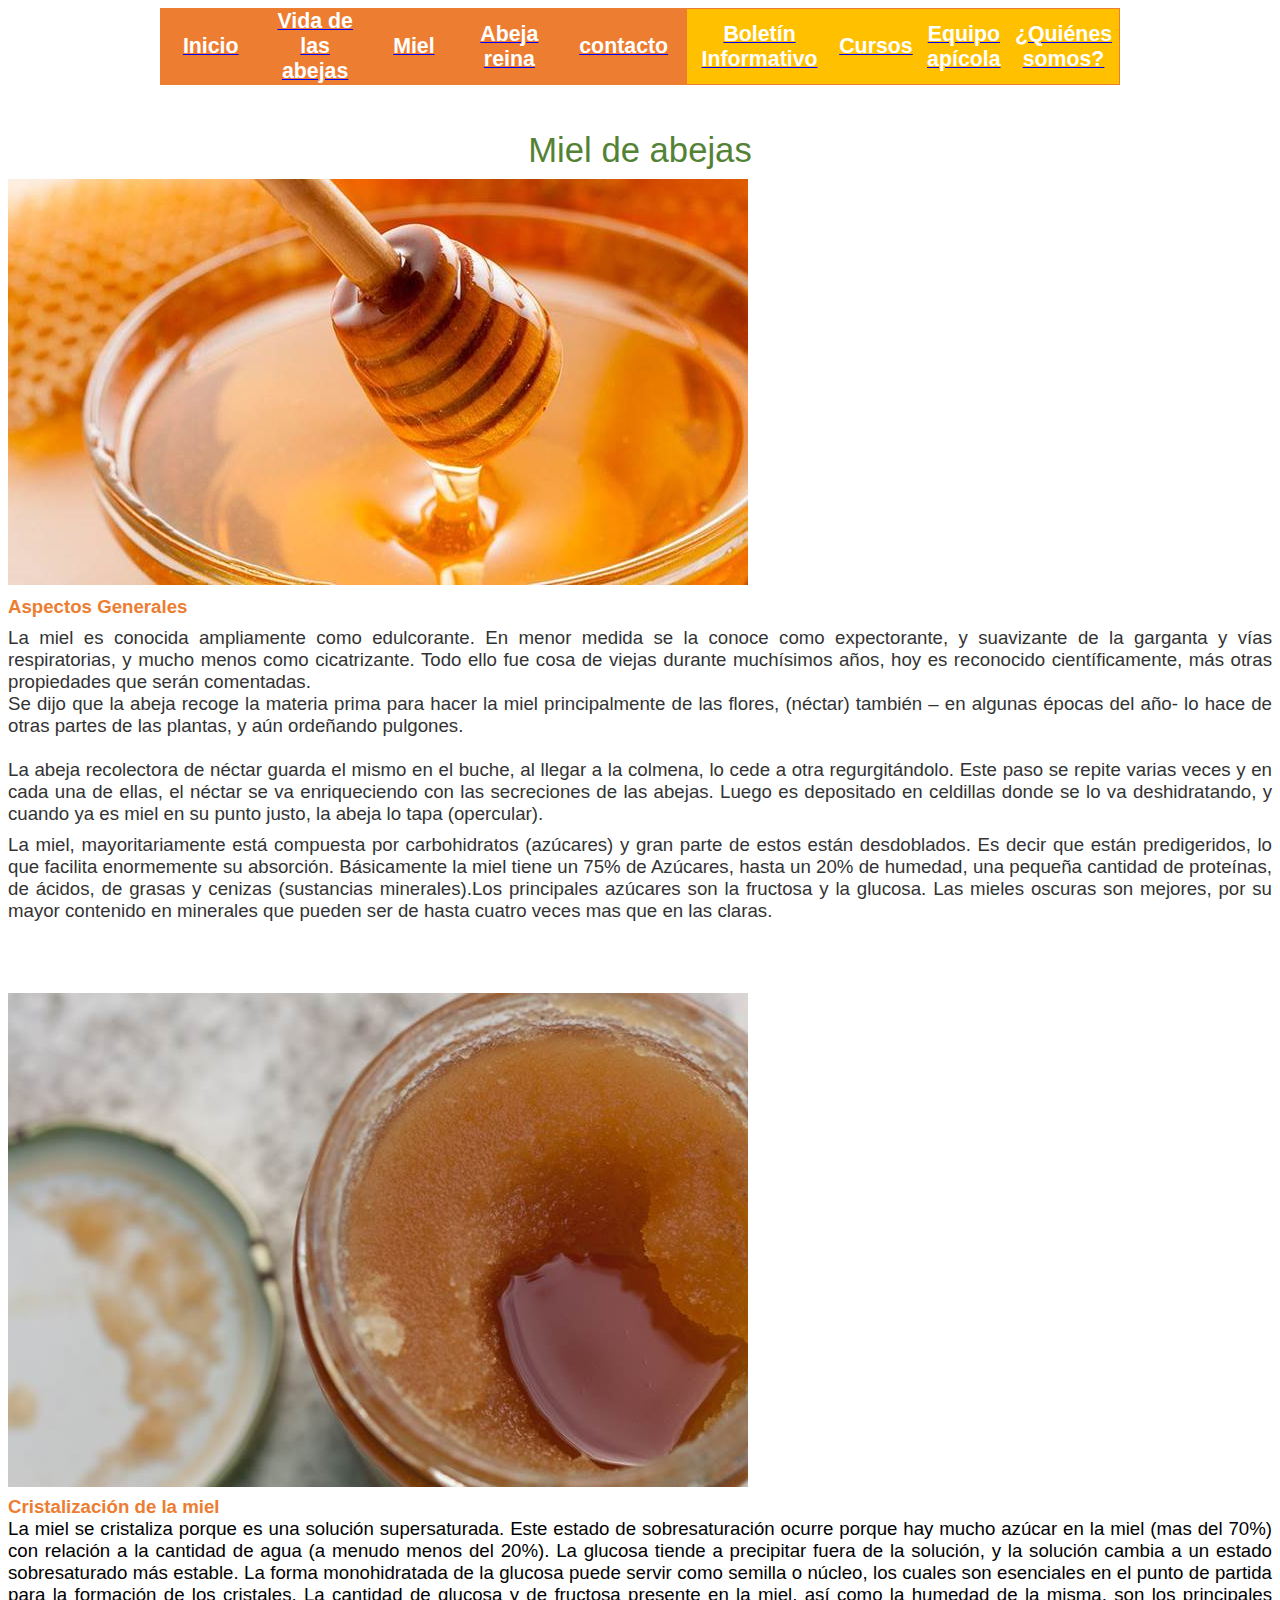
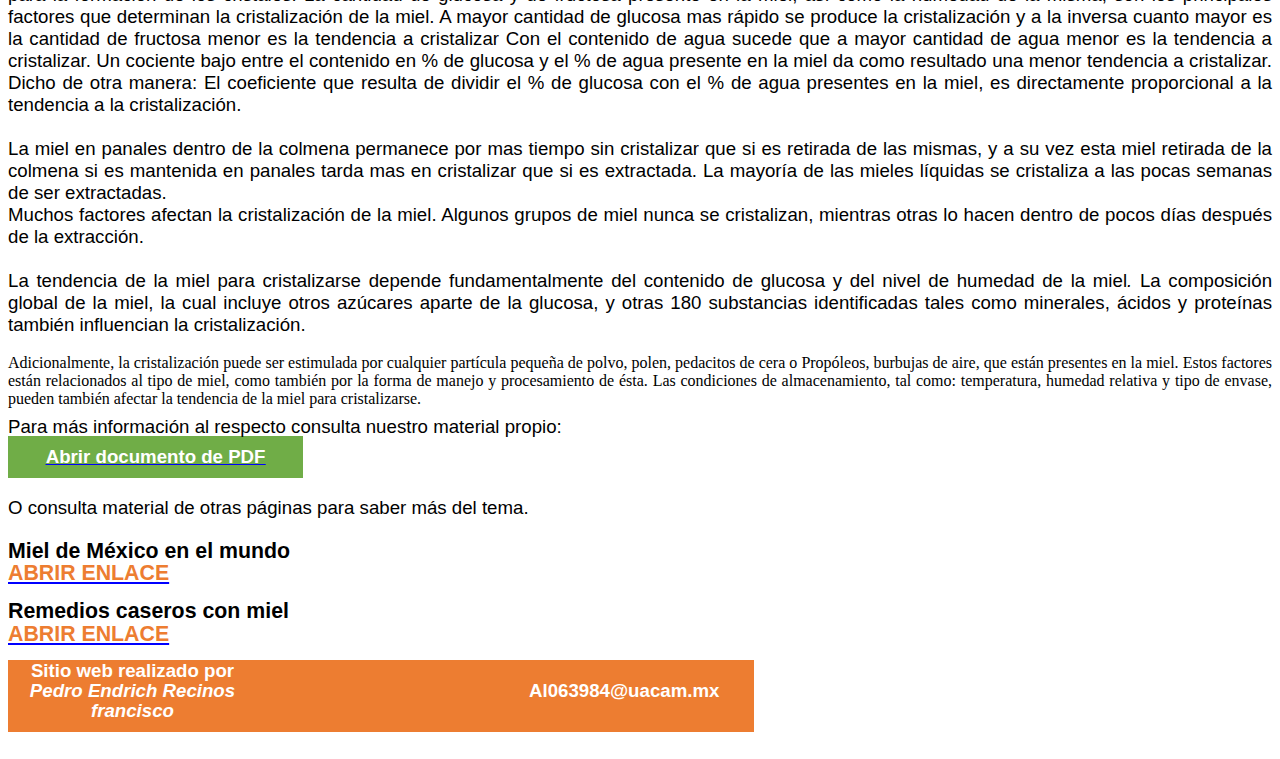
<file: Miel de abejas.htm>
<html xmlns:v="urn:schemas-microsoft-com:vml"
xmlns:o="urn:schemas-microsoft-com:office:office"
xmlns:w="urn:schemas-microsoft-com:office:word"
xmlns:m="http://schemas.microsoft.com/office/2004/12/omml"
xmlns="http://www.w3.org/TR/REC-html40">

<head>
<meta http-equiv=Content-Type content="text/html; charset=windows-1252">
<meta name=ProgId content=Word.Document>
<meta name=Generator content="Microsoft Word 15">
<meta name=Originator content="Microsoft Word 15">
<link rel=File-List href="Miel%20de%20abejas_archivos/filelist.xml">
<link rel=Edit-Time-Data href="Miel%20de%20abejas_archivos/editdata.mso">
<meta http-equiv="Content-Type" content="text/html; charset="utf-8"/>

<!--[if !mso]>
<style>
v\:* {behavior:url(#default#VML);}
o\:* {behavior:url(#default#VML);}
w\:* {behavior:url(#default#VML);}
.shape {behavior:url(#default#VML);}
</style>
<![endif]--><!--[if gte mso 9]><xml>
 <o:DocumentProperties>
  <o:Author>Pedro E Recinos Francisco</o:Author>
  <o:Template>Normal</o:Template>
  <o:LastAuthor>Pedro E Recinos Francisco</o:LastAuthor>
  <o:Revision>17</o:Revision>
  <o:TotalTime>30</o:TotalTime>
  <o:Created>2021-09-04T03:20:00Z</o:Created>
  <o:LastSaved>2021-10-04T00:56:00Z</o:LastSaved>
  <o:Pages>1</o:Pages>
  <o:Words>770</o:Words>
  <o:Characters>4236</o:Characters>
  <o:Lines>35</o:Lines>
  <o:Paragraphs>9</o:Paragraphs>
  <o:CharactersWithSpaces>4997</o:CharactersWithSpaces>
  <o:Version>16.00</o:Version>
 </o:DocumentProperties>
 <o:OfficeDocumentSettings>
  <o:AllowPNG/>
 </o:OfficeDocumentSettings>
</xml><![endif]-->
<link rel=dataStoreItem href="Miel%20de%20abejas_archivos/item0010.xml"
target="Miel%20de%20abejas_archivos/props011.xml">
<link rel=themeData href="Miel%20de%20abejas_archivos/themedata.thmx">
<link rel=colorSchemeMapping
href="Miel%20de%20abejas_archivos/colorschememapping.xml">
<!--[if gte mso 9]><xml>
 <w:WordDocument>
  <w:SpellingState>Clean</w:SpellingState>
  <w:GrammarState>Clean</w:GrammarState>
  <w:TrackMoves>false</w:TrackMoves>
  <w:TrackFormatting/>
  <w:HyphenationZone>21</w:HyphenationZone>
  <w:PunctuationKerning/>
  <w:ValidateAgainstSchemas/>
  <w:SaveIfXMLInvalid>false</w:SaveIfXMLInvalid>
  <w:IgnoreMixedContent>false</w:IgnoreMixedContent>
  <w:AlwaysShowPlaceholderText>false</w:AlwaysShowPlaceholderText>
  <w:DoNotPromoteQF/>
  <w:LidThemeOther>ES-MX</w:LidThemeOther>
  <w:LidThemeAsian>X-NONE</w:LidThemeAsian>
  <w:LidThemeComplexScript>X-NONE</w:LidThemeComplexScript>
  <w:Compatibility>
   <w:BreakWrappedTables/>
   <w:SnapToGridInCell/>
   <w:WrapTextWithPunct/>
   <w:UseAsianBreakRules/>
   <w:DontGrowAutofit/>
   <w:SplitPgBreakAndParaMark/>
   <w:EnableOpenTypeKerning/>
   <w:DontFlipMirrorIndents/>
   <w:OverrideTableStyleHps/>
  </w:Compatibility>
  <w:BrowserLevel>MicrosoftInternetExplorer4</w:BrowserLevel>
  <m:mathPr>
   <m:mathFont m:val="Cambria Math"/>
   <m:brkBin m:val="before"/>
   <m:brkBinSub m:val="&#45;-"/>
   <m:smallFrac m:val="off"/>
   <m:dispDef/>
   <m:lMargin m:val="0"/>
   <m:rMargin m:val="0"/>
   <m:defJc m:val="centerGroup"/>
   <m:wrapIndent m:val="1440"/>
   <m:intLim m:val="subSup"/>
   <m:naryLim m:val="undOvr"/>
  </m:mathPr></w:WordDocument>
</xml><![endif]--><!--[if gte mso 9]><xml>
 <w:LatentStyles DefLockedState="false" DefUnhideWhenUsed="false"
  DefSemiHidden="false" DefQFormat="false" DefPriority="99"
  LatentStyleCount="376">
  <w:LsdException Locked="false" Priority="0" QFormat="true" Name="Normal"/>
  <w:LsdException Locked="false" Priority="9" QFormat="true" Name="heading 1"/>
  <w:LsdException Locked="false" Priority="9" SemiHidden="true"
   UnhideWhenUsed="true" QFormat="true" Name="heading 2"/>
  <w:LsdException Locked="false" Priority="9" SemiHidden="true"
   UnhideWhenUsed="true" QFormat="true" Name="heading 3"/>
  <w:LsdException Locked="false" Priority="9" SemiHidden="true"
   UnhideWhenUsed="true" QFormat="true" Name="heading 4"/>
  <w:LsdException Locked="false" Priority="9" SemiHidden="true"
   UnhideWhenUsed="true" QFormat="true" Name="heading 5"/>
  <w:LsdException Locked="false" Priority="9" SemiHidden="true"
   UnhideWhenUsed="true" QFormat="true" Name="heading 6"/>
  <w:LsdException Locked="false" Priority="9" SemiHidden="true"
   UnhideWhenUsed="true" QFormat="true" Name="heading 7"/>
  <w:LsdException Locked="false" Priority="9" SemiHidden="true"
   UnhideWhenUsed="true" QFormat="true" Name="heading 8"/>
  <w:LsdException Locked="false" Priority="9" SemiHidden="true"
   UnhideWhenUsed="true" QFormat="true" Name="heading 9"/>
  <w:LsdException Locked="false" SemiHidden="true" UnhideWhenUsed="true"
   Name="index 1"/>
  <w:LsdException Locked="false" SemiHidden="true" UnhideWhenUsed="true"
   Name="index 2"/>
  <w:LsdException Locked="false" SemiHidden="true" UnhideWhenUsed="true"
   Name="index 3"/>
  <w:LsdException Locked="false" SemiHidden="true" UnhideWhenUsed="true"
   Name="index 4"/>
  <w:LsdException Locked="false" SemiHidden="true" UnhideWhenUsed="true"
   Name="index 5"/>
  <w:LsdException Locked="false" SemiHidden="true" UnhideWhenUsed="true"
   Name="index 6"/>
  <w:LsdException Locked="false" SemiHidden="true" UnhideWhenUsed="true"
   Name="index 7"/>
  <w:LsdException Locked="false" SemiHidden="true" UnhideWhenUsed="true"
   Name="index 8"/>
  <w:LsdException Locked="false" SemiHidden="true" UnhideWhenUsed="true"
   Name="index 9"/>
  <w:LsdException Locked="false" Priority="39" SemiHidden="true"
   UnhideWhenUsed="true" Name="toc 1"/>
  <w:LsdException Locked="false" Priority="39" SemiHidden="true"
   UnhideWhenUsed="true" Name="toc 2"/>
  <w:LsdException Locked="false" Priority="39" SemiHidden="true"
   UnhideWhenUsed="true" Name="toc 3"/>
  <w:LsdException Locked="false" Priority="39" SemiHidden="true"
   UnhideWhenUsed="true" Name="toc 4"/>
  <w:LsdException Locked="false" Priority="39" SemiHidden="true"
   UnhideWhenUsed="true" Name="toc 5"/>
  <w:LsdException Locked="false" Priority="39" SemiHidden="true"
   UnhideWhenUsed="true" Name="toc 6"/>
  <w:LsdException Locked="false" Priority="39" SemiHidden="true"
   UnhideWhenUsed="true" Name="toc 7"/>
  <w:LsdException Locked="false" Priority="39" SemiHidden="true"
   UnhideWhenUsed="true" Name="toc 8"/>
  <w:LsdException Locked="false" Priority="39" SemiHidden="true"
   UnhideWhenUsed="true" Name="toc 9"/>
  <w:LsdException Locked="false" SemiHidden="true" UnhideWhenUsed="true"
   Name="Normal Indent"/>
  <w:LsdException Locked="false" SemiHidden="true" UnhideWhenUsed="true"
   Name="footnote text"/>
  <w:LsdException Locked="false" SemiHidden="true" UnhideWhenUsed="true"
   Name="annotation text"/>
  <w:LsdException Locked="false" SemiHidden="true" UnhideWhenUsed="true"
   Name="header"/>
  <w:LsdException Locked="false" SemiHidden="true" UnhideWhenUsed="true"
   Name="footer"/>
  <w:LsdException Locked="false" SemiHidden="true" UnhideWhenUsed="true"
   Name="index heading"/>
  <w:LsdException Locked="false" Priority="35" SemiHidden="true"
   UnhideWhenUsed="true" QFormat="true" Name="caption"/>
  <w:LsdException Locked="false" SemiHidden="true" UnhideWhenUsed="true"
   Name="table of figures"/>
  <w:LsdException Locked="false" SemiHidden="true" UnhideWhenUsed="true"
   Name="envelope address"/>
  <w:LsdException Locked="false" SemiHidden="true" UnhideWhenUsed="true"
   Name="envelope return"/>
  <w:LsdException Locked="false" SemiHidden="true" UnhideWhenUsed="true"
   Name="footnote reference"/>
  <w:LsdException Locked="false" SemiHidden="true" UnhideWhenUsed="true"
   Name="annotation reference"/>
  <w:LsdException Locked="false" SemiHidden="true" UnhideWhenUsed="true"
   Name="line number"/>
  <w:LsdException Locked="false" SemiHidden="true" UnhideWhenUsed="true"
   Name="page number"/>
  <w:LsdException Locked="false" SemiHidden="true" UnhideWhenUsed="true"
   Name="endnote reference"/>
  <w:LsdException Locked="false" SemiHidden="true" UnhideWhenUsed="true"
   Name="endnote text"/>
  <w:LsdException Locked="false" SemiHidden="true" UnhideWhenUsed="true"
   Name="table of authorities"/>
  <w:LsdException Locked="false" SemiHidden="true" UnhideWhenUsed="true"
   Name="macro"/>
  <w:LsdException Locked="false" SemiHidden="true" UnhideWhenUsed="true"
   Name="toa heading"/>
  <w:LsdException Locked="false" SemiHidden="true" UnhideWhenUsed="true"
   Name="List"/>
  <w:LsdException Locked="false" SemiHidden="true" UnhideWhenUsed="true"
   Name="List Bullet"/>
  <w:LsdException Locked="false" SemiHidden="true" UnhideWhenUsed="true"
   Name="List Number"/>
  <w:LsdException Locked="false" SemiHidden="true" UnhideWhenUsed="true"
   Name="List 2"/>
  <w:LsdException Locked="false" SemiHidden="true" UnhideWhenUsed="true"
   Name="List 3"/>
  <w:LsdException Locked="false" SemiHidden="true" UnhideWhenUsed="true"
   Name="List 4"/>
  <w:LsdException Locked="false" SemiHidden="true" UnhideWhenUsed="true"
   Name="List 5"/>
  <w:LsdException Locked="false" SemiHidden="true" UnhideWhenUsed="true"
   Name="List Bullet 2"/>
  <w:LsdException Locked="false" SemiHidden="true" UnhideWhenUsed="true"
   Name="List Bullet 3"/>
  <w:LsdException Locked="false" SemiHidden="true" UnhideWhenUsed="true"
   Name="List Bullet 4"/>
  <w:LsdException Locked="false" SemiHidden="true" UnhideWhenUsed="true"
   Name="List Bullet 5"/>
  <w:LsdException Locked="false" SemiHidden="true" UnhideWhenUsed="true"
   Name="List Number 2"/>
  <w:LsdException Locked="false" SemiHidden="true" UnhideWhenUsed="true"
   Name="List Number 3"/>
  <w:LsdException Locked="false" SemiHidden="true" UnhideWhenUsed="true"
   Name="List Number 4"/>
  <w:LsdException Locked="false" SemiHidden="true" UnhideWhenUsed="true"
   Name="List Number 5"/>
  <w:LsdException Locked="false" Priority="10" QFormat="true" Name="Title"/>
  <w:LsdException Locked="false" SemiHidden="true" UnhideWhenUsed="true"
   Name="Closing"/>
  <w:LsdException Locked="false" SemiHidden="true" UnhideWhenUsed="true"
   Name="Signature"/>
  <w:LsdException Locked="false" Priority="1" SemiHidden="true"
   UnhideWhenUsed="true" Name="Default Paragraph Font"/>
  <w:LsdException Locked="false" SemiHidden="true" UnhideWhenUsed="true"
   Name="Body Text"/>
  <w:LsdException Locked="false" SemiHidden="true" UnhideWhenUsed="true"
   Name="Body Text Indent"/>
  <w:LsdException Locked="false" SemiHidden="true" UnhideWhenUsed="true"
   Name="List Continue"/>
  <w:LsdException Locked="false" SemiHidden="true" UnhideWhenUsed="true"
   Name="List Continue 2"/>
  <w:LsdException Locked="false" SemiHidden="true" UnhideWhenUsed="true"
   Name="List Continue 3"/>
  <w:LsdException Locked="false" SemiHidden="true" UnhideWhenUsed="true"
   Name="List Continue 4"/>
  <w:LsdException Locked="false" SemiHidden="true" UnhideWhenUsed="true"
   Name="List Continue 5"/>
  <w:LsdException Locked="false" SemiHidden="true" UnhideWhenUsed="true"
   Name="Message Header"/>
  <w:LsdException Locked="false" Priority="11" QFormat="true" Name="Subtitle"/>
  <w:LsdException Locked="false" SemiHidden="true" UnhideWhenUsed="true"
   Name="Salutation"/>
  <w:LsdException Locked="false" SemiHidden="true" UnhideWhenUsed="true"
   Name="Date"/>
  <w:LsdException Locked="false" SemiHidden="true" UnhideWhenUsed="true"
   Name="Body Text First Indent"/>
  <w:LsdException Locked="false" SemiHidden="true" UnhideWhenUsed="true"
   Name="Body Text First Indent 2"/>
  <w:LsdException Locked="false" SemiHidden="true" UnhideWhenUsed="true"
   Name="Note Heading"/>
  <w:LsdException Locked="false" SemiHidden="true" UnhideWhenUsed="true"
   Name="Body Text 2"/>
  <w:LsdException Locked="false" SemiHidden="true" UnhideWhenUsed="true"
   Name="Body Text 3"/>
  <w:LsdException Locked="false" SemiHidden="true" UnhideWhenUsed="true"
   Name="Body Text Indent 2"/>
  <w:LsdException Locked="false" SemiHidden="true" UnhideWhenUsed="true"
   Name="Body Text Indent 3"/>
  <w:LsdException Locked="false" SemiHidden="true" UnhideWhenUsed="true"
   Name="Block Text"/>
  <w:LsdException Locked="false" SemiHidden="true" UnhideWhenUsed="true"
   Name="Hyperlink"/>
  <w:LsdException Locked="false" SemiHidden="true" UnhideWhenUsed="true"
   Name="FollowedHyperlink"/>
  <w:LsdException Locked="false" Priority="22" QFormat="true" Name="Strong"/>
  <w:LsdException Locked="false" Priority="20" QFormat="true" Name="Emphasis"/>
  <w:LsdException Locked="false" SemiHidden="true" UnhideWhenUsed="true"
   Name="Document Map"/>
  <w:LsdException Locked="false" SemiHidden="true" UnhideWhenUsed="true"
   Name="Plain Text"/>
  <w:LsdException Locked="false" SemiHidden="true" UnhideWhenUsed="true"
   Name="E-mail Signature"/>
  <w:LsdException Locked="false" SemiHidden="true" UnhideWhenUsed="true"
   Name="HTML Top of Form"/>
  <w:LsdException Locked="false" SemiHidden="true" UnhideWhenUsed="true"
   Name="HTML Bottom of Form"/>
  <w:LsdException Locked="false" SemiHidden="true" UnhideWhenUsed="true"
   Name="Normal (Web)"/>
  <w:LsdException Locked="false" SemiHidden="true" UnhideWhenUsed="true"
   Name="HTML Acronym"/>
  <w:LsdException Locked="false" SemiHidden="true" UnhideWhenUsed="true"
   Name="HTML Address"/>
  <w:LsdException Locked="false" SemiHidden="true" UnhideWhenUsed="true"
   Name="HTML Cite"/>
  <w:LsdException Locked="false" SemiHidden="true" UnhideWhenUsed="true"
   Name="HTML Code"/>
  <w:LsdException Locked="false" SemiHidden="true" UnhideWhenUsed="true"
   Name="HTML Definition"/>
  <w:LsdException Locked="false" SemiHidden="true" UnhideWhenUsed="true"
   Name="HTML Keyboard"/>
  <w:LsdException Locked="false" SemiHidden="true" UnhideWhenUsed="true"
   Name="HTML Preformatted"/>
  <w:LsdException Locked="false" SemiHidden="true" UnhideWhenUsed="true"
   Name="HTML Sample"/>
  <w:LsdException Locked="false" SemiHidden="true" UnhideWhenUsed="true"
   Name="HTML Typewriter"/>
  <w:LsdException Locked="false" SemiHidden="true" UnhideWhenUsed="true"
   Name="HTML Variable"/>
  <w:LsdException Locked="false" SemiHidden="true" UnhideWhenUsed="true"
   Name="Normal Table"/>
  <w:LsdException Locked="false" SemiHidden="true" UnhideWhenUsed="true"
   Name="annotation subject"/>
  <w:LsdException Locked="false" SemiHidden="true" UnhideWhenUsed="true"
   Name="No List"/>
  <w:LsdException Locked="false" SemiHidden="true" UnhideWhenUsed="true"
   Name="Outline List 1"/>
  <w:LsdException Locked="false" SemiHidden="true" UnhideWhenUsed="true"
   Name="Outline List 2"/>
  <w:LsdException Locked="false" SemiHidden="true" UnhideWhenUsed="true"
   Name="Outline List 3"/>
  <w:LsdException Locked="false" SemiHidden="true" UnhideWhenUsed="true"
   Name="Table Simple 1"/>
  <w:LsdException Locked="false" SemiHidden="true" UnhideWhenUsed="true"
   Name="Table Simple 2"/>
  <w:LsdException Locked="false" SemiHidden="true" UnhideWhenUsed="true"
   Name="Table Simple 3"/>
  <w:LsdException Locked="false" SemiHidden="true" UnhideWhenUsed="true"
   Name="Table Classic 1"/>
  <w:LsdException Locked="false" SemiHidden="true" UnhideWhenUsed="true"
   Name="Table Classic 2"/>
  <w:LsdException Locked="false" SemiHidden="true" UnhideWhenUsed="true"
   Name="Table Classic 3"/>
  <w:LsdException Locked="false" SemiHidden="true" UnhideWhenUsed="true"
   Name="Table Classic 4"/>
  <w:LsdException Locked="false" SemiHidden="true" UnhideWhenUsed="true"
   Name="Table Colorful 1"/>
  <w:LsdException Locked="false" SemiHidden="true" UnhideWhenUsed="true"
   Name="Table Colorful 2"/>
  <w:LsdException Locked="false" SemiHidden="true" UnhideWhenUsed="true"
   Name="Table Colorful 3"/>
  <w:LsdException Locked="false" SemiHidden="true" UnhideWhenUsed="true"
   Name="Table Columns 1"/>
  <w:LsdException Locked="false" SemiHidden="true" UnhideWhenUsed="true"
   Name="Table Columns 2"/>
  <w:LsdException Locked="false" SemiHidden="true" UnhideWhenUsed="true"
   Name="Table Columns 3"/>
  <w:LsdException Locked="false" SemiHidden="true" UnhideWhenUsed="true"
   Name="Table Columns 4"/>
  <w:LsdException Locked="false" SemiHidden="true" UnhideWhenUsed="true"
   Name="Table Columns 5"/>
  <w:LsdException Locked="false" SemiHidden="true" UnhideWhenUsed="true"
   Name="Table Grid 1"/>
  <w:LsdException Locked="false" SemiHidden="true" UnhideWhenUsed="true"
   Name="Table Grid 2"/>
  <w:LsdException Locked="false" SemiHidden="true" UnhideWhenUsed="true"
   Name="Table Grid 3"/>
  <w:LsdException Locked="false" SemiHidden="true" UnhideWhenUsed="true"
   Name="Table Grid 4"/>
  <w:LsdException Locked="false" SemiHidden="true" UnhideWhenUsed="true"
   Name="Table Grid 5"/>
  <w:LsdException Locked="false" SemiHidden="true" UnhideWhenUsed="true"
   Name="Table Grid 6"/>
  <w:LsdException Locked="false" SemiHidden="true" UnhideWhenUsed="true"
   Name="Table Grid 7"/>
  <w:LsdException Locked="false" SemiHidden="true" UnhideWhenUsed="true"
   Name="Table Grid 8"/>
  <w:LsdException Locked="false" SemiHidden="true" UnhideWhenUsed="true"
   Name="Table List 1"/>
  <w:LsdException Locked="false" SemiHidden="true" UnhideWhenUsed="true"
   Name="Table List 2"/>
  <w:LsdException Locked="false" SemiHidden="true" UnhideWhenUsed="true"
   Name="Table List 3"/>
  <w:LsdException Locked="false" SemiHidden="true" UnhideWhenUsed="true"
   Name="Table List 4"/>
  <w:LsdException Locked="false" SemiHidden="true" UnhideWhenUsed="true"
   Name="Table List 5"/>
  <w:LsdException Locked="false" SemiHidden="true" UnhideWhenUsed="true"
   Name="Table List 6"/>
  <w:LsdException Locked="false" SemiHidden="true" UnhideWhenUsed="true"
   Name="Table List 7"/>
  <w:LsdException Locked="false" SemiHidden="true" UnhideWhenUsed="true"
   Name="Table List 8"/>
  <w:LsdException Locked="false" SemiHidden="true" UnhideWhenUsed="true"
   Name="Table 3D effects 1"/>
  <w:LsdException Locked="false" SemiHidden="true" UnhideWhenUsed="true"
   Name="Table 3D effects 2"/>
  <w:LsdException Locked="false" SemiHidden="true" UnhideWhenUsed="true"
   Name="Table 3D effects 3"/>
  <w:LsdException Locked="false" SemiHidden="true" UnhideWhenUsed="true"
   Name="Table Contemporary"/>
  <w:LsdException Locked="false" SemiHidden="true" UnhideWhenUsed="true"
   Name="Table Elegant"/>
  <w:LsdException Locked="false" SemiHidden="true" UnhideWhenUsed="true"
   Name="Table Professional"/>
  <w:LsdException Locked="false" SemiHidden="true" UnhideWhenUsed="true"
   Name="Table Subtle 1"/>
  <w:LsdException Locked="false" SemiHidden="true" UnhideWhenUsed="true"
   Name="Table Subtle 2"/>
  <w:LsdException Locked="false" SemiHidden="true" UnhideWhenUsed="true"
   Name="Table Web 1"/>
  <w:LsdException Locked="false" SemiHidden="true" UnhideWhenUsed="true"
   Name="Table Web 2"/>
  <w:LsdException Locked="false" SemiHidden="true" UnhideWhenUsed="true"
   Name="Table Web 3"/>
  <w:LsdException Locked="false" SemiHidden="true" UnhideWhenUsed="true"
   Name="Balloon Text"/>
  <w:LsdException Locked="false" Priority="39" Name="Table Grid"/>
  <w:LsdException Locked="false" SemiHidden="true" UnhideWhenUsed="true"
   Name="Table Theme"/>
  <w:LsdException Locked="false" SemiHidden="true" Name="Placeholder Text"/>
  <w:LsdException Locked="false" Priority="1" QFormat="true" Name="No Spacing"/>
  <w:LsdException Locked="false" Priority="60" Name="Light Shading"/>
  <w:LsdException Locked="false" Priority="61" Name="Light List"/>
  <w:LsdException Locked="false" Priority="62" Name="Light Grid"/>
  <w:LsdException Locked="false" Priority="63" Name="Medium Shading 1"/>
  <w:LsdException Locked="false" Priority="64" Name="Medium Shading 2"/>
  <w:LsdException Locked="false" Priority="65" Name="Medium List 1"/>
  <w:LsdException Locked="false" Priority="66" Name="Medium List 2"/>
  <w:LsdException Locked="false" Priority="67" Name="Medium Grid 1"/>
  <w:LsdException Locked="false" Priority="68" Name="Medium Grid 2"/>
  <w:LsdException Locked="false" Priority="69" Name="Medium Grid 3"/>
  <w:LsdException Locked="false" Priority="70" Name="Dark List"/>
  <w:LsdException Locked="false" Priority="71" Name="Colorful Shading"/>
  <w:LsdException Locked="false" Priority="72" Name="Colorful List"/>
  <w:LsdException Locked="false" Priority="73" Name="Colorful Grid"/>
  <w:LsdException Locked="false" Priority="60" Name="Light Shading Accent 1"/>
  <w:LsdException Locked="false" Priority="61" Name="Light List Accent 1"/>
  <w:LsdException Locked="false" Priority="62" Name="Light Grid Accent 1"/>
  <w:LsdException Locked="false" Priority="63" Name="Medium Shading 1 Accent 1"/>
  <w:LsdException Locked="false" Priority="64" Name="Medium Shading 2 Accent 1"/>
  <w:LsdException Locked="false" Priority="65" Name="Medium List 1 Accent 1"/>
  <w:LsdException Locked="false" SemiHidden="true" Name="Revision"/>
  <w:LsdException Locked="false" Priority="34" QFormat="true"
   Name="List Paragraph"/>
  <w:LsdException Locked="false" Priority="29" QFormat="true" Name="Quote"/>
  <w:LsdException Locked="false" Priority="30" QFormat="true"
   Name="Intense Quote"/>
  <w:LsdException Locked="false" Priority="66" Name="Medium List 2 Accent 1"/>
  <w:LsdException Locked="false" Priority="67" Name="Medium Grid 1 Accent 1"/>
  <w:LsdException Locked="false" Priority="68" Name="Medium Grid 2 Accent 1"/>
  <w:LsdException Locked="false" Priority="69" Name="Medium Grid 3 Accent 1"/>
  <w:LsdException Locked="false" Priority="70" Name="Dark List Accent 1"/>
  <w:LsdException Locked="false" Priority="71" Name="Colorful Shading Accent 1"/>
  <w:LsdException Locked="false" Priority="72" Name="Colorful List Accent 1"/>
  <w:LsdException Locked="false" Priority="73" Name="Colorful Grid Accent 1"/>
  <w:LsdException Locked="false" Priority="60" Name="Light Shading Accent 2"/>
  <w:LsdException Locked="false" Priority="61" Name="Light List Accent 2"/>
  <w:LsdException Locked="false" Priority="62" Name="Light Grid Accent 2"/>
  <w:LsdException Locked="false" Priority="63" Name="Medium Shading 1 Accent 2"/>
  <w:LsdException Locked="false" Priority="64" Name="Medium Shading 2 Accent 2"/>
  <w:LsdException Locked="false" Priority="65" Name="Medium List 1 Accent 2"/>
  <w:LsdException Locked="false" Priority="66" Name="Medium List 2 Accent 2"/>
  <w:LsdException Locked="false" Priority="67" Name="Medium Grid 1 Accent 2"/>
  <w:LsdException Locked="false" Priority="68" Name="Medium Grid 2 Accent 2"/>
  <w:LsdException Locked="false" Priority="69" Name="Medium Grid 3 Accent 2"/>
  <w:LsdException Locked="false" Priority="70" Name="Dark List Accent 2"/>
  <w:LsdException Locked="false" Priority="71" Name="Colorful Shading Accent 2"/>
  <w:LsdException Locked="false" Priority="72" Name="Colorful List Accent 2"/>
  <w:LsdException Locked="false" Priority="73" Name="Colorful Grid Accent 2"/>
  <w:LsdException Locked="false" Priority="60" Name="Light Shading Accent 3"/>
  <w:LsdException Locked="false" Priority="61" Name="Light List Accent 3"/>
  <w:LsdException Locked="false" Priority="62" Name="Light Grid Accent 3"/>
  <w:LsdException Locked="false" Priority="63" Name="Medium Shading 1 Accent 3"/>
  <w:LsdException Locked="false" Priority="64" Name="Medium Shading 2 Accent 3"/>
  <w:LsdException Locked="false" Priority="65" Name="Medium List 1 Accent 3"/>
  <w:LsdException Locked="false" Priority="66" Name="Medium List 2 Accent 3"/>
  <w:LsdException Locked="false" Priority="67" Name="Medium Grid 1 Accent 3"/>
  <w:LsdException Locked="false" Priority="68" Name="Medium Grid 2 Accent 3"/>
  <w:LsdException Locked="false" Priority="69" Name="Medium Grid 3 Accent 3"/>
  <w:LsdException Locked="false" Priority="70" Name="Dark List Accent 3"/>
  <w:LsdException Locked="false" Priority="71" Name="Colorful Shading Accent 3"/>
  <w:LsdException Locked="false" Priority="72" Name="Colorful List Accent 3"/>
  <w:LsdException Locked="false" Priority="73" Name="Colorful Grid Accent 3"/>
  <w:LsdException Locked="false" Priority="60" Name="Light Shading Accent 4"/>
  <w:LsdException Locked="false" Priority="61" Name="Light List Accent 4"/>
  <w:LsdException Locked="false" Priority="62" Name="Light Grid Accent 4"/>
  <w:LsdException Locked="false" Priority="63" Name="Medium Shading 1 Accent 4"/>
  <w:LsdException Locked="false" Priority="64" Name="Medium Shading 2 Accent 4"/>
  <w:LsdException Locked="false" Priority="65" Name="Medium List 1 Accent 4"/>
  <w:LsdException Locked="false" Priority="66" Name="Medium List 2 Accent 4"/>
  <w:LsdException Locked="false" Priority="67" Name="Medium Grid 1 Accent 4"/>
  <w:LsdException Locked="false" Priority="68" Name="Medium Grid 2 Accent 4"/>
  <w:LsdException Locked="false" Priority="69" Name="Medium Grid 3 Accent 4"/>
  <w:LsdException Locked="false" Priority="70" Name="Dark List Accent 4"/>
  <w:LsdException Locked="false" Priority="71" Name="Colorful Shading Accent 4"/>
  <w:LsdException Locked="false" Priority="72" Name="Colorful List Accent 4"/>
  <w:LsdException Locked="false" Priority="73" Name="Colorful Grid Accent 4"/>
  <w:LsdException Locked="false" Priority="60" Name="Light Shading Accent 5"/>
  <w:LsdException Locked="false" Priority="61" Name="Light List Accent 5"/>
  <w:LsdException Locked="false" Priority="62" Name="Light Grid Accent 5"/>
  <w:LsdException Locked="false" Priority="63" Name="Medium Shading 1 Accent 5"/>
  <w:LsdException Locked="false" Priority="64" Name="Medium Shading 2 Accent 5"/>
  <w:LsdException Locked="false" Priority="65" Name="Medium List 1 Accent 5"/>
  <w:LsdException Locked="false" Priority="66" Name="Medium List 2 Accent 5"/>
  <w:LsdException Locked="false" Priority="67" Name="Medium Grid 1 Accent 5"/>
  <w:LsdException Locked="false" Priority="68" Name="Medium Grid 2 Accent 5"/>
  <w:LsdException Locked="false" Priority="69" Name="Medium Grid 3 Accent 5"/>
  <w:LsdException Locked="false" Priority="70" Name="Dark List Accent 5"/>
  <w:LsdException Locked="false" Priority="71" Name="Colorful Shading Accent 5"/>
  <w:LsdException Locked="false" Priority="72" Name="Colorful List Accent 5"/>
  <w:LsdException Locked="false" Priority="73" Name="Colorful Grid Accent 5"/>
  <w:LsdException Locked="false" Priority="60" Name="Light Shading Accent 6"/>
  <w:LsdException Locked="false" Priority="61" Name="Light List Accent 6"/>
  <w:LsdException Locked="false" Priority="62" Name="Light Grid Accent 6"/>
  <w:LsdException Locked="false" Priority="63" Name="Medium Shading 1 Accent 6"/>
  <w:LsdException Locked="false" Priority="64" Name="Medium Shading 2 Accent 6"/>
  <w:LsdException Locked="false" Priority="65" Name="Medium List 1 Accent 6"/>
  <w:LsdException Locked="false" Priority="66" Name="Medium List 2 Accent 6"/>
  <w:LsdException Locked="false" Priority="67" Name="Medium Grid 1 Accent 6"/>
  <w:LsdException Locked="false" Priority="68" Name="Medium Grid 2 Accent 6"/>
  <w:LsdException Locked="false" Priority="69" Name="Medium Grid 3 Accent 6"/>
  <w:LsdException Locked="false" Priority="70" Name="Dark List Accent 6"/>
  <w:LsdException Locked="false" Priority="71" Name="Colorful Shading Accent 6"/>
  <w:LsdException Locked="false" Priority="72" Name="Colorful List Accent 6"/>
  <w:LsdException Locked="false" Priority="73" Name="Colorful Grid Accent 6"/>
  <w:LsdException Locked="false" Priority="19" QFormat="true"
   Name="Subtle Emphasis"/>
  <w:LsdException Locked="false" Priority="21" QFormat="true"
   Name="Intense Emphasis"/>
  <w:LsdException Locked="false" Priority="31" QFormat="true"
   Name="Subtle Reference"/>
  <w:LsdException Locked="false" Priority="32" QFormat="true"
   Name="Intense Reference"/>
  <w:LsdException Locked="false" Priority="33" QFormat="true" Name="Book Title"/>
  <w:LsdException Locked="false" Priority="37" SemiHidden="true"
   UnhideWhenUsed="true" Name="Bibliography"/>
  <w:LsdException Locked="false" Priority="39" SemiHidden="true"
   UnhideWhenUsed="true" QFormat="true" Name="TOC Heading"/>
  <w:LsdException Locked="false" Priority="41" Name="Plain Table 1"/>
  <w:LsdException Locked="false" Priority="42" Name="Plain Table 2"/>
  <w:LsdException Locked="false" Priority="43" Name="Plain Table 3"/>
  <w:LsdException Locked="false" Priority="44" Name="Plain Table 4"/>
  <w:LsdException Locked="false" Priority="45" Name="Plain Table 5"/>
  <w:LsdException Locked="false" Priority="40" Name="Grid Table Light"/>
  <w:LsdException Locked="false" Priority="46" Name="Grid Table 1 Light"/>
  <w:LsdException Locked="false" Priority="47" Name="Grid Table 2"/>
  <w:LsdException Locked="false" Priority="48" Name="Grid Table 3"/>
  <w:LsdException Locked="false" Priority="49" Name="Grid Table 4"/>
  <w:LsdException Locked="false" Priority="50" Name="Grid Table 5 Dark"/>
  <w:LsdException Locked="false" Priority="51" Name="Grid Table 6 Colorful"/>
  <w:LsdException Locked="false" Priority="52" Name="Grid Table 7 Colorful"/>
  <w:LsdException Locked="false" Priority="46"
   Name="Grid Table 1 Light Accent 1"/>
  <w:LsdException Locked="false" Priority="47" Name="Grid Table 2 Accent 1"/>
  <w:LsdException Locked="false" Priority="48" Name="Grid Table 3 Accent 1"/>
  <w:LsdException Locked="false" Priority="49" Name="Grid Table 4 Accent 1"/>
  <w:LsdException Locked="false" Priority="50" Name="Grid Table 5 Dark Accent 1"/>
  <w:LsdException Locked="false" Priority="51"
   Name="Grid Table 6 Colorful Accent 1"/>
  <w:LsdException Locked="false" Priority="52"
   Name="Grid Table 7 Colorful Accent 1"/>
  <w:LsdException Locked="false" Priority="46"
   Name="Grid Table 1 Light Accent 2"/>
  <w:LsdException Locked="false" Priority="47" Name="Grid Table 2 Accent 2"/>
  <w:LsdException Locked="false" Priority="48" Name="Grid Table 3 Accent 2"/>
  <w:LsdException Locked="false" Priority="49" Name="Grid Table 4 Accent 2"/>
  <w:LsdException Locked="false" Priority="50" Name="Grid Table 5 Dark Accent 2"/>
  <w:LsdException Locked="false" Priority="51"
   Name="Grid Table 6 Colorful Accent 2"/>
  <w:LsdException Locked="false" Priority="52"
   Name="Grid Table 7 Colorful Accent 2"/>
  <w:LsdException Locked="false" Priority="46"
   Name="Grid Table 1 Light Accent 3"/>
  <w:LsdException Locked="false" Priority="47" Name="Grid Table 2 Accent 3"/>
  <w:LsdException Locked="false" Priority="48" Name="Grid Table 3 Accent 3"/>
  <w:LsdException Locked="false" Priority="49" Name="Grid Table 4 Accent 3"/>
  <w:LsdException Locked="false" Priority="50" Name="Grid Table 5 Dark Accent 3"/>
  <w:LsdException Locked="false" Priority="51"
   Name="Grid Table 6 Colorful Accent 3"/>
  <w:LsdException Locked="false" Priority="52"
   Name="Grid Table 7 Colorful Accent 3"/>
  <w:LsdException Locked="false" Priority="46"
   Name="Grid Table 1 Light Accent 4"/>
  <w:LsdException Locked="false" Priority="47" Name="Grid Table 2 Accent 4"/>
  <w:LsdException Locked="false" Priority="48" Name="Grid Table 3 Accent 4"/>
  <w:LsdException Locked="false" Priority="49" Name="Grid Table 4 Accent 4"/>
  <w:LsdException Locked="false" Priority="50" Name="Grid Table 5 Dark Accent 4"/>
  <w:LsdException Locked="false" Priority="51"
   Name="Grid Table 6 Colorful Accent 4"/>
  <w:LsdException Locked="false" Priority="52"
   Name="Grid Table 7 Colorful Accent 4"/>
  <w:LsdException Locked="false" Priority="46"
   Name="Grid Table 1 Light Accent 5"/>
  <w:LsdException Locked="false" Priority="47" Name="Grid Table 2 Accent 5"/>
  <w:LsdException Locked="false" Priority="48" Name="Grid Table 3 Accent 5"/>
  <w:LsdException Locked="false" Priority="49" Name="Grid Table 4 Accent 5"/>
  <w:LsdException Locked="false" Priority="50" Name="Grid Table 5 Dark Accent 5"/>
  <w:LsdException Locked="false" Priority="51"
   Name="Grid Table 6 Colorful Accent 5"/>
  <w:LsdException Locked="false" Priority="52"
   Name="Grid Table 7 Colorful Accent 5"/>
  <w:LsdException Locked="false" Priority="46"
   Name="Grid Table 1 Light Accent 6"/>
  <w:LsdException Locked="false" Priority="47" Name="Grid Table 2 Accent 6"/>
  <w:LsdException Locked="false" Priority="48" Name="Grid Table 3 Accent 6"/>
  <w:LsdException Locked="false" Priority="49" Name="Grid Table 4 Accent 6"/>
  <w:LsdException Locked="false" Priority="50" Name="Grid Table 5 Dark Accent 6"/>
  <w:LsdException Locked="false" Priority="51"
   Name="Grid Table 6 Colorful Accent 6"/>
  <w:LsdException Locked="false" Priority="52"
   Name="Grid Table 7 Colorful Accent 6"/>
  <w:LsdException Locked="false" Priority="46" Name="List Table 1 Light"/>
  <w:LsdException Locked="false" Priority="47" Name="List Table 2"/>
  <w:LsdException Locked="false" Priority="48" Name="List Table 3"/>
  <w:LsdException Locked="false" Priority="49" Name="List Table 4"/>
  <w:LsdException Locked="false" Priority="50" Name="List Table 5 Dark"/>
  <w:LsdException Locked="false" Priority="51" Name="List Table 6 Colorful"/>
  <w:LsdException Locked="false" Priority="52" Name="List Table 7 Colorful"/>
  <w:LsdException Locked="false" Priority="46"
   Name="List Table 1 Light Accent 1"/>
  <w:LsdException Locked="false" Priority="47" Name="List Table 2 Accent 1"/>
  <w:LsdException Locked="false" Priority="48" Name="List Table 3 Accent 1"/>
  <w:LsdException Locked="false" Priority="49" Name="List Table 4 Accent 1"/>
  <w:LsdException Locked="false" Priority="50" Name="List Table 5 Dark Accent 1"/>
  <w:LsdException Locked="false" Priority="51"
   Name="List Table 6 Colorful Accent 1"/>
  <w:LsdException Locked="false" Priority="52"
   Name="List Table 7 Colorful Accent 1"/>
  <w:LsdException Locked="false" Priority="46"
   Name="List Table 1 Light Accent 2"/>
  <w:LsdException Locked="false" Priority="47" Name="List Table 2 Accent 2"/>
  <w:LsdException Locked="false" Priority="48" Name="List Table 3 Accent 2"/>
  <w:LsdException Locked="false" Priority="49" Name="List Table 4 Accent 2"/>
  <w:LsdException Locked="false" Priority="50" Name="List Table 5 Dark Accent 2"/>
  <w:LsdException Locked="false" Priority="51"
   Name="List Table 6 Colorful Accent 2"/>
  <w:LsdException Locked="false" Priority="52"
   Name="List Table 7 Colorful Accent 2"/>
  <w:LsdException Locked="false" Priority="46"
   Name="List Table 1 Light Accent 3"/>
  <w:LsdException Locked="false" Priority="47" Name="List Table 2 Accent 3"/>
  <w:LsdException Locked="false" Priority="48" Name="List Table 3 Accent 3"/>
  <w:LsdException Locked="false" Priority="49" Name="List Table 4 Accent 3"/>
  <w:LsdException Locked="false" Priority="50" Name="List Table 5 Dark Accent 3"/>
  <w:LsdException Locked="false" Priority="51"
   Name="List Table 6 Colorful Accent 3"/>
  <w:LsdException Locked="false" Priority="52"
   Name="List Table 7 Colorful Accent 3"/>
  <w:LsdException Locked="false" Priority="46"
   Name="List Table 1 Light Accent 4"/>
  <w:LsdException Locked="false" Priority="47" Name="List Table 2 Accent 4"/>
  <w:LsdException Locked="false" Priority="48" Name="List Table 3 Accent 4"/>
  <w:LsdException Locked="false" Priority="49" Name="List Table 4 Accent 4"/>
  <w:LsdException Locked="false" Priority="50" Name="List Table 5 Dark Accent 4"/>
  <w:LsdException Locked="false" Priority="51"
   Name="List Table 6 Colorful Accent 4"/>
  <w:LsdException Locked="false" Priority="52"
   Name="List Table 7 Colorful Accent 4"/>
  <w:LsdException Locked="false" Priority="46"
   Name="List Table 1 Light Accent 5"/>
  <w:LsdException Locked="false" Priority="47" Name="List Table 2 Accent 5"/>
  <w:LsdException Locked="false" Priority="48" Name="List Table 3 Accent 5"/>
  <w:LsdException Locked="false" Priority="49" Name="List Table 4 Accent 5"/>
  <w:LsdException Locked="false" Priority="50" Name="List Table 5 Dark Accent 5"/>
  <w:LsdException Locked="false" Priority="51"
   Name="List Table 6 Colorful Accent 5"/>
  <w:LsdException Locked="false" Priority="52"
   Name="List Table 7 Colorful Accent 5"/>
  <w:LsdException Locked="false" Priority="46"
   Name="List Table 1 Light Accent 6"/>
  <w:LsdException Locked="false" Priority="47" Name="List Table 2 Accent 6"/>
  <w:LsdException Locked="false" Priority="48" Name="List Table 3 Accent 6"/>
  <w:LsdException Locked="false" Priority="49" Name="List Table 4 Accent 6"/>
  <w:LsdException Locked="false" Priority="50" Name="List Table 5 Dark Accent 6"/>
  <w:LsdException Locked="false" Priority="51"
   Name="List Table 6 Colorful Accent 6"/>
  <w:LsdException Locked="false" Priority="52"
   Name="List Table 7 Colorful Accent 6"/>
  <w:LsdException Locked="false" SemiHidden="true" UnhideWhenUsed="true"
   Name="Mention"/>
  <w:LsdException Locked="false" SemiHidden="true" UnhideWhenUsed="true"
   Name="Smart Hyperlink"/>
  <w:LsdException Locked="false" SemiHidden="true" UnhideWhenUsed="true"
   Name="Hashtag"/>
  <w:LsdException Locked="false" SemiHidden="true" UnhideWhenUsed="true"
   Name="Unresolved Mention"/>
  <w:LsdException Locked="false" SemiHidden="true" UnhideWhenUsed="true"
   Name="Smart Link"/>
 </w:LatentStyles>
</xml><![endif]-->
<style>
<!--
 /* Font Definitions */
 @font-face
	{font-family:"Cambria Math";
	panose-1:2 4 5 3 5 4 6 3 2 4;
	mso-font-charset:0;
	mso-generic-font-family:roman;
	mso-font-pitch:variable;
	mso-font-signature:-536869121 1107305727 33554432 0 415 0;}
@font-face
	{font-family:Calibri;
	panose-1:2 15 5 2 2 2 4 3 2 4;
	mso-font-charset:0;
	mso-generic-font-family:swiss;
	mso-font-pitch:variable;
	mso-font-signature:-469750017 -1073732485 9 0 511 0;}
@font-face
	{font-family:Impact;
	panose-1:2 11 8 6 3 9 2 5 2 4;
	mso-font-charset:0;
	mso-generic-font-family:swiss;
	mso-font-pitch:variable;
	mso-font-signature:647 0 0 0 159 0;}
 /* Style Definitions */
 p.MsoNormal, li.MsoNormal, div.MsoNormal
	{mso-style-unhide:no;
	mso-style-qformat:yes;
	mso-style-parent:"";
	margin-top:0cm;
	margin-right:0cm;
	margin-bottom:8.0pt;
	margin-left:0cm;
	line-height:105%;
	mso-pagination:widow-orphan;
	font-size:11.0pt;
	font-family:"Calibri",sans-serif;
	mso-ascii-font-family:Calibri;
	mso-ascii-theme-font:minor-latin;
	mso-fareast-font-family:Calibri;
	mso-fareast-theme-font:minor-latin;
	mso-hansi-font-family:Calibri;
	mso-hansi-theme-font:minor-latin;
	mso-bidi-font-family:"Times New Roman";
	mso-bidi-theme-font:minor-bidi;
	mso-fareast-language:EN-US;}
a:link, span.MsoHyperlink
	{mso-style-noshow:yes;
	mso-style-priority:99;
	color:blue;
	text-decoration:underline;
	text-underline:single;}
a:visited, span.MsoHyperlinkFollowed
	{mso-style-noshow:yes;
	mso-style-priority:99;
	color:#954F72;
	mso-themecolor:followedhyperlink;
	text-decoration:underline;
	text-underline:single;}
p
	{mso-style-noshow:yes;
	mso-style-priority:99;
	mso-margin-top-alt:auto;
	margin-right:0cm;
	mso-margin-bottom-alt:auto;
	margin-left:0cm;
	mso-pagination:widow-orphan;
	font-size:12.0pt;
	font-family:"Times New Roman",serif;
	mso-fareast-font-family:"Times New Roman";}
p.msonormal0, li.msonormal0, div.msonormal0
	{mso-style-name:msonormal;
	mso-style-noshow:yes;
	mso-style-priority:99;
	mso-style-unhide:no;
	mso-margin-top-alt:auto;
	margin-right:0cm;
	mso-margin-bottom-alt:auto;
	margin-left:0cm;
	mso-pagination:widow-orphan;
	font-size:12.0pt;
	font-family:"Times New Roman",serif;
	mso-fareast-font-family:"Times New Roman";}
span.SpellE
	{mso-style-name:"";
	mso-spl-e:yes;}
span.GramE
	{mso-style-name:"";
	mso-gram-e:yes;}
.MsoChpDefault
	{mso-style-type:export-only;
	mso-default-props:yes;
	font-size:10.0pt;
	mso-ansi-font-size:10.0pt;
	mso-bidi-font-size:10.0pt;
	font-family:"Calibri",sans-serif;
	mso-ascii-font-family:Calibri;
	mso-ascii-theme-font:minor-latin;
	mso-fareast-font-family:Calibri;
	mso-fareast-theme-font:minor-latin;
	mso-hansi-font-family:Calibri;
	mso-hansi-theme-font:minor-latin;
	mso-bidi-font-family:"Times New Roman";
	mso-bidi-theme-font:minor-bidi;
	mso-fareast-language:EN-US;}
@page WordSection1
	{size:612.0pt 792.0pt;
	margin:1.0cm 1.0cm 1.0cm 1.0cm;
	mso-header-margin:35.4pt;
	mso-footer-margin:35.4pt;
	mso-paper-source:0;}
div.WordSection1
	{page:WordSection1;}
-->
</style>
<!--[if gte mso 10]>
<style>
 /* Style Definitions */
 table.MsoNormalTable
	{mso-style-name:"Tabla normal";
	mso-tstyle-rowband-size:0;
	mso-tstyle-colband-size:0;
	mso-style-noshow:yes;
	mso-style-priority:99;
	mso-style-parent:"";
	mso-padding-alt:0cm 5.4pt 0cm 5.4pt;
	mso-para-margin:0cm;
	mso-pagination:widow-orphan;
	font-size:10.0pt;
	font-family:"Calibri",sans-serif;
	mso-ascii-font-family:Calibri;
	mso-ascii-theme-font:minor-latin;
	mso-hansi-font-family:Calibri;
	mso-hansi-theme-font:minor-latin;
	mso-bidi-font-family:"Times New Roman";
	mso-bidi-theme-font:minor-bidi;
	mso-fareast-language:EN-US;}
table.MsoTable15Grid4Accent2
	{mso-style-name:"Tabla con cuadr�cula 4 - �nfasis 2";
	mso-tstyle-rowband-size:1;
	mso-tstyle-colband-size:1;
	mso-style-priority:49;
	mso-style-unhide:no;
	border:solid #F4B083 1.0pt;
	mso-border-themecolor:accent2;
	mso-border-themetint:153;
	mso-border-alt:solid #F4B083 .5pt;
	mso-border-themecolor:accent2;
	mso-border-themetint:153;
	mso-padding-alt:0cm 5.4pt 0cm 5.4pt;
	mso-border-insideh:.5pt solid #F4B083;
	mso-border-insideh-themecolor:accent2;
	mso-border-insideh-themetint:153;
	mso-border-insidev:.5pt solid #F4B083;
	mso-border-insidev-themecolor:accent2;
	mso-border-insidev-themetint:153;
	mso-para-margin:0cm;
	mso-pagination:widow-orphan;
	font-size:11.0pt;
	font-family:"Calibri",sans-serif;
	mso-ascii-font-family:Calibri;
	mso-ascii-theme-font:minor-latin;
	mso-hansi-font-family:Calibri;
	mso-hansi-theme-font:minor-latin;
	mso-bidi-font-family:"Times New Roman";
	mso-bidi-theme-font:minor-bidi;
	mso-fareast-language:EN-US;}
table.MsoTable15Grid4Accent2FirstRow
	{mso-style-name:"Tabla con cuadr�cula 4 - �nfasis 2";
	mso-table-condition:first-row;
	mso-style-priority:49;
	mso-style-unhide:no;
	mso-tstyle-shading:#ED7D31;
	mso-tstyle-shading-themecolor:accent2;
	mso-tstyle-border-top:.5pt solid #ED7D31;
	mso-tstyle-border-top-themecolor:accent2;
	mso-tstyle-border-left:.5pt solid #ED7D31;
	mso-tstyle-border-left-themecolor:accent2;
	mso-tstyle-border-bottom:.5pt solid #ED7D31;
	mso-tstyle-border-bottom-themecolor:accent2;
	mso-tstyle-border-right:.5pt solid #ED7D31;
	mso-tstyle-border-right-themecolor:accent2;
	mso-tstyle-border-insideh:cell-none;
	mso-tstyle-border-insidev:cell-none;
	color:white;
	mso-themecolor:background1;
	mso-ansi-font-weight:bold;
	mso-bidi-font-weight:bold;}
table.MsoTable15Grid4Accent2LastRow
	{mso-style-name:"Tabla con cuadr�cula 4 - �nfasis 2";
	mso-table-condition:last-row;
	mso-style-priority:49;
	mso-style-unhide:no;
	mso-tstyle-border-top:1.5pt double #ED7D31;
	mso-tstyle-border-top-themecolor:accent2;
	mso-ansi-font-weight:bold;
	mso-bidi-font-weight:bold;}
table.MsoTable15Grid4Accent2FirstCol
	{mso-style-name:"Tabla con cuadr�cula 4 - �nfasis 2";
	mso-table-condition:first-column;
	mso-style-priority:49;
	mso-style-unhide:no;
	mso-ansi-font-weight:bold;
	mso-bidi-font-weight:bold;}
table.MsoTable15Grid4Accent2LastCol
	{mso-style-name:"Tabla con cuadr�cula 4 - �nfasis 2";
	mso-table-condition:last-column;
	mso-style-priority:49;
	mso-style-unhide:no;
	mso-ansi-font-weight:bold;
	mso-bidi-font-weight:bold;}
table.MsoTable15Grid4Accent2OddColumn
	{mso-style-name:"Tabla con cuadr�cula 4 - �nfasis 2";
	mso-table-condition:odd-column;
	mso-style-priority:49;
	mso-style-unhide:no;
	mso-tstyle-shading:#FBE4D5;
	mso-tstyle-shading-themecolor:accent2;
	mso-tstyle-shading-themetint:51;}
table.MsoTable15Grid4Accent2OddRow
	{mso-style-name:"Tabla con cuadr�cula 4 - �nfasis 2";
	mso-table-condition:odd-row;
	mso-style-priority:49;
	mso-style-unhide:no;
	mso-tstyle-shading:#FBE4D5;
	mso-tstyle-shading-themecolor:accent2;
	mso-tstyle-shading-themetint:51;}
table.MsoTable15Grid4Accent6
	{mso-style-name:"Tabla con cuadr�cula 4 - �nfasis 6";
	mso-tstyle-rowband-size:1;
	mso-tstyle-colband-size:1;
	mso-style-priority:49;
	mso-style-unhide:no;
	border:solid #A8D08D 1.0pt;
	mso-border-themecolor:accent6;
	mso-border-themetint:153;
	mso-border-alt:solid #A8D08D .5pt;
	mso-border-themecolor:accent6;
	mso-border-themetint:153;
	mso-padding-alt:0cm 5.4pt 0cm 5.4pt;
	mso-border-insideh:.5pt solid #A8D08D;
	mso-border-insideh-themecolor:accent6;
	mso-border-insideh-themetint:153;
	mso-border-insidev:.5pt solid #A8D08D;
	mso-border-insidev-themecolor:accent6;
	mso-border-insidev-themetint:153;
	mso-para-margin:0cm;
	mso-pagination:widow-orphan;
	font-size:11.0pt;
	font-family:"Calibri",sans-serif;
	mso-ascii-font-family:Calibri;
	mso-ascii-theme-font:minor-latin;
	mso-hansi-font-family:Calibri;
	mso-hansi-theme-font:minor-latin;
	mso-bidi-font-family:"Times New Roman";
	mso-bidi-theme-font:minor-bidi;
	mso-fareast-language:EN-US;}
table.MsoTable15Grid4Accent6FirstRow
	{mso-style-name:"Tabla con cuadr�cula 4 - �nfasis 6";
	mso-table-condition:first-row;
	mso-style-priority:49;
	mso-style-unhide:no;
	mso-tstyle-shading:#70AD47;
	mso-tstyle-shading-themecolor:accent6;
	mso-tstyle-border-top:.5pt solid #70AD47;
	mso-tstyle-border-top-themecolor:accent6;
	mso-tstyle-border-left:.5pt solid #70AD47;
	mso-tstyle-border-left-themecolor:accent6;
	mso-tstyle-border-bottom:.5pt solid #70AD47;
	mso-tstyle-border-bottom-themecolor:accent6;
	mso-tstyle-border-right:.5pt solid #70AD47;
	mso-tstyle-border-right-themecolor:accent6;
	mso-tstyle-border-insideh:cell-none;
	mso-tstyle-border-insidev:cell-none;
	color:white;
	mso-themecolor:background1;
	mso-ansi-font-weight:bold;
	mso-bidi-font-weight:bold;}
table.MsoTable15Grid4Accent6LastRow
	{mso-style-name:"Tabla con cuadr�cula 4 - �nfasis 6";
	mso-table-condition:last-row;
	mso-style-priority:49;
	mso-style-unhide:no;
	mso-tstyle-border-top:1.5pt double #70AD47;
	mso-tstyle-border-top-themecolor:accent6;
	mso-ansi-font-weight:bold;
	mso-bidi-font-weight:bold;}
table.MsoTable15Grid4Accent6FirstCol
	{mso-style-name:"Tabla con cuadr�cula 4 - �nfasis 6";
	mso-table-condition:first-column;
	mso-style-priority:49;
	mso-style-unhide:no;
	mso-ansi-font-weight:bold;
	mso-bidi-font-weight:bold;}
table.MsoTable15Grid4Accent6LastCol
	{mso-style-name:"Tabla con cuadr�cula 4 - �nfasis 6";
	mso-table-condition:last-column;
	mso-style-priority:49;
	mso-style-unhide:no;
	mso-ansi-font-weight:bold;
	mso-bidi-font-weight:bold;}
table.MsoTable15Grid4Accent6OddColumn
	{mso-style-name:"Tabla con cuadr�cula 4 - �nfasis 6";
	mso-table-condition:odd-column;
	mso-style-priority:49;
	mso-style-unhide:no;
	mso-tstyle-shading:#E2EFD9;
	mso-tstyle-shading-themecolor:accent6;
	mso-tstyle-shading-themetint:51;}
table.MsoTable15Grid4Accent6OddRow
	{mso-style-name:"Tabla con cuadr�cula 4 - �nfasis 6";
	mso-table-condition:odd-row;
	mso-style-priority:49;
	mso-style-unhide:no;
	mso-tstyle-shading:#E2EFD9;
	mso-tstyle-shading-themecolor:accent6;
	mso-tstyle-shading-themetint:51;}
</style>
<![endif]--><!--[if gte mso 9]><xml>
 <o:shapedefaults v:ext="edit" spidmax="1026"/>
</xml><![endif]--><!--[if gte mso 9]><xml>
 <o:shapelayout v:ext="edit">
  <o:idmap v:ext="edit" data="1"/>
 </o:shapelayout></xml><![endif]-->
</head>

<body lang=ES-MX link=blue vlink="#954F72" style='tab-interval:35.4pt;
word-wrap:break-word'>

<div class=WordSection1>

<div align=center>

<table class=MsoTable15Grid4Accent2 border=1 cellspacing=0 cellpadding=0
 style='border-collapse:collapse;border:none;mso-border-alt:solid #F4B083 .5pt;
 mso-border-themecolor:accent2;mso-border-themetint:153;mso-yfti-tbllook:1184;
 mso-padding-alt:0cm 5.4pt 0cm 5.4pt'>
 <tr style='mso-yfti-irow:-1;mso-yfti-firstrow:yes;mso-yfti-lastfirstrow:yes;
  mso-yfti-lastrow:yes;height:49.15pt'>
  <td width=86 style='width:64.3pt;border:solid #ED7D31 1.0pt;mso-border-themecolor:
  accent2;border-right:none;mso-border-top-alt:solid #ED7D31 .5pt;mso-border-top-themecolor:
  accent2;mso-border-left-alt:solid #ED7D31 .5pt;mso-border-left-themecolor:
  accent2;mso-border-bottom-alt:solid #ED7D31 .5pt;mso-border-bottom-themecolor:
  accent2;background:#ED7D31;mso-background-themecolor:accent2;padding:0cm 5.4pt 0cm 5.4pt;
  height:49.15pt'>
  <p class=MsoNormal align=center style='margin-bottom:0cm;text-align:center;
  line-height:normal;mso-yfti-cnfc:5'><a name="_Hlk81604602"></a><a
  href="index.htm"><span style='mso-bookmark:_Hlk81604602'><b><span lang=ES
  style='font-size:16.0pt;font-family:"Arial",sans-serif;color:white;
  mso-themecolor:background1;mso-ansi-language:ES'>Inicio</span></b></span><span
  style='mso-bookmark:_Hlk81604602'></span></a><span style='mso-bookmark:_Hlk81604602'><b><span
  lang=ES style='font-size:16.0pt;font-family:"Arial",sans-serif;color:white;
  mso-themecolor:background1;mso-ansi-language:ES'><o:p></o:p></span></b></span></p>
  </td>
  <span style='mso-bookmark:_Hlk81604602'></span>
  <td width=94 style='width:70.75pt;border-top:solid #ED7D31 1.0pt;mso-border-top-themecolor:
  accent2;border-left:none;border-bottom:solid #ED7D31 1.0pt;mso-border-bottom-themecolor:
  accent2;border-right:none;mso-border-top-alt:solid #ED7D31 .5pt;mso-border-top-themecolor:
  accent2;mso-border-bottom-alt:solid #ED7D31 .5pt;mso-border-bottom-themecolor:
  accent2;background:#ED7D31;mso-background-themecolor:accent2;padding:0cm 5.4pt 0cm 5.4pt;
  height:49.15pt'>
  <p class=MsoNormal align=center style='margin-bottom:0cm;text-align:center;
  line-height:normal;mso-yfti-cnfc:1'><span style='mso-bookmark:_Hlk81604602'></span><a
  href="vida%20de%20las%20abejas.htm"><span style='mso-bookmark:_Hlk81604602'><b><span
  lang=ES style='font-size:16.0pt;font-family:"Arial",sans-serif;color:white;
  mso-themecolor:background1;mso-ansi-language:ES'>Vida de las abejas</span></b></span><span
  style='mso-bookmark:_Hlk81604602'></span></a><span style='mso-bookmark:_Hlk81604602'><b><span
  lang=ES style='font-size:16.0pt;font-family:"Arial",sans-serif;color:white;
  mso-themecolor:background1;mso-ansi-language:ES'><o:p></o:p></span></b></span></p>
  </td>
  <span style='mso-bookmark:_Hlk81604602'></span>
  <td width=74 style='width:55.85pt;border-top:solid #ED7D31 1.0pt;mso-border-top-themecolor:
  accent2;border-left:none;border-bottom:solid #ED7D31 1.0pt;mso-border-bottom-themecolor:
  accent2;border-right:none;mso-border-top-alt:solid #ED7D31 .5pt;mso-border-top-themecolor:
  accent2;mso-border-bottom-alt:solid #ED7D31 .5pt;mso-border-bottom-themecolor:
  accent2;background:#ED7D31;mso-background-themecolor:accent2;padding:0cm 5.4pt 0cm 5.4pt;
  height:49.15pt'>
  <p class=MsoNormal align=center style='margin-bottom:0cm;text-align:center;
  line-height:normal;mso-yfti-cnfc:1'><span style='mso-bookmark:_Hlk81604602'></span><a
  href="Miel%20de%20abejas.htm"><span style='mso-bookmark:_Hlk81604602'><b><span
  lang=ES style='font-size:16.0pt;font-family:"Arial",sans-serif;color:white;
  mso-themecolor:background1;mso-ansi-language:ES'>Miel</span></b></span><span
  style='mso-bookmark:_Hlk81604602'></span></a><span style='mso-bookmark:_Hlk81604602'><b><span
  lang=ES style='font-size:16.0pt;font-family:"Arial",sans-serif;color:white;
  mso-themecolor:background1;mso-ansi-language:ES'><o:p></o:p></span></b></span></p>
  </td>
  <span style='mso-bookmark:_Hlk81604602'></span>
  <td width=88 style='width:65.75pt;border-top:solid #ED7D31 1.0pt;mso-border-top-themecolor:
  accent2;border-left:none;border-bottom:solid #ED7D31 1.0pt;mso-border-bottom-themecolor:
  accent2;border-right:none;mso-border-top-alt:solid #ED7D31 .5pt;mso-border-top-themecolor:
  accent2;mso-border-bottom-alt:solid #ED7D31 .5pt;mso-border-bottom-themecolor:
  accent2;background:#ED7D31;mso-background-themecolor:accent2;padding:0cm 5.4pt 0cm 5.4pt;
  height:49.15pt'>
  <p class=MsoNormal align=center style='margin-bottom:0cm;text-align:center;
  line-height:normal;mso-yfti-cnfc:1'><span style='mso-bookmark:_Hlk81604602'></span><a
  href="Cria%20de%20%20abejas%20reinas.htm"><span style='mso-bookmark:_Hlk81604602'><b><span
  lang=ES style='font-size:16.0pt;font-family:"Arial",sans-serif;color:white;
  mso-themecolor:background1;mso-ansi-language:ES'>Abeja reina</span></b></span><span
  style='mso-bookmark:_Hlk81604602'></span></a><span style='mso-bookmark:_Hlk81604602'><b><span
  lang=ES style='font-size:16.0pt;font-family:"Arial",sans-serif;color:white;
  mso-themecolor:background1;mso-ansi-language:ES'><o:p></o:p></span></b></span></p>
  </td>
  <span style='mso-bookmark:_Hlk81604602'></span>
  <td width=112 style='width:84.25pt;border-top:solid #ED7D31 1.0pt;mso-border-top-themecolor:
  accent2;border-left:none;border-bottom:solid #ED7D31 1.0pt;mso-border-bottom-themecolor:
  accent2;border-right:none;mso-border-top-alt:solid #ED7D31 .5pt;mso-border-top-themecolor:
  accent2;mso-border-bottom-alt:solid #ED7D31 .5pt;mso-border-bottom-themecolor:
  accent2;background:#ED7D31;mso-background-themecolor:accent2;padding:0cm 5.4pt 0cm 5.4pt;
  height:49.15pt'>
  <p class=MsoNormal align=center style='margin-bottom:0cm;text-align:center;
  line-height:normal;mso-yfti-cnfc:1'><span style='mso-bookmark:_Hlk81604602'></span><a
  href="Contacto.htm"><span style='mso-bookmark:_Hlk81604602'><b><span lang=ES
  style='font-size:16.0pt;font-family:"Arial",sans-serif;color:white;
  mso-themecolor:background1;mso-ansi-language:ES'>contacto</span></b></span><span
  style='mso-bookmark:_Hlk81604602'></span></a><span style='mso-bookmark:_Hlk81604602'><b><span
  lang=ES style='font-size:16.0pt;font-family:"Arial",sans-serif;color:white;
  mso-themecolor:background1;mso-ansi-language:ES'><o:p></o:p></span></b></span></p>
  </td>
  <span style='mso-bookmark:_Hlk81604602'></span>
  <td width=131 style='width:97.95pt;border-top:solid #ED7D31 1.0pt;mso-border-top-themecolor:
  accent2;border-left:none;border-bottom:solid #ED7D31 1.0pt;mso-border-bottom-themecolor:
  accent2;border-right:none;mso-border-top-alt:solid #ED7D31 .5pt;mso-border-top-themecolor:
  accent2;mso-border-bottom-alt:solid #ED7D31 .5pt;mso-border-bottom-themecolor:
  accent2;background:#FFC000;padding:0cm 5.4pt 0cm 5.4pt;height:49.15pt'>
  <p class=MsoNormal align=center style='margin-bottom:0cm;text-align:center;
  line-height:normal;mso-yfti-cnfc:1'><span style='mso-bookmark:_Hlk81604602'></span><a
  href="Boletin.htm"><span style='mso-bookmark:_Hlk81604602'><b><span
  style='font-size:16.0pt;font-family:"Arial",sans-serif;color:white;
  mso-themecolor:background1'>Bolet�n Informativo</span></b></span><span
  style='mso-bookmark:_Hlk81604602'></span></a><span style='mso-bookmark:_Hlk81604602'><b><span
  style='font-family:"Arial",sans-serif;color:white;mso-themecolor:background1'><o:p></o:p></span></b></span></p>
  </td>
  <span style='mso-bookmark:_Hlk81604602'></span>
  <td width=52 style='width:38.65pt;border-top:solid #ED7D31 1.0pt;mso-border-top-themecolor:
  accent2;border-left:none;border-bottom:solid #ED7D31 1.0pt;mso-border-bottom-themecolor:
  accent2;border-right:none;mso-border-top-alt:solid #ED7D31 .5pt;mso-border-top-themecolor:
  accent2;mso-border-bottom-alt:solid #ED7D31 .5pt;mso-border-bottom-themecolor:
  accent2;background:#FFC000;padding:0cm 5.4pt 0cm 5.4pt;height:49.15pt'>
  <p class=MsoNormal align=center style='margin-bottom:0cm;text-align:center;
  line-height:normal;mso-yfti-cnfc:1'><span style='mso-bookmark:_Hlk81604602'></span><a
  href="Cursos%20de%20apicultura.htm"><span style='mso-bookmark:_Hlk81604602'><b><span
  style='font-size:16.0pt;font-family:"Arial",sans-serif;color:white;
  mso-themecolor:background1'>Cursos</span></b></span><span style='mso-bookmark:
  _Hlk81604602'></span></a><span style='mso-bookmark:_Hlk81604602'><b><span
  style='font-size:16.0pt;font-family:"Arial",sans-serif;color:white;
  mso-themecolor:background1'><o:p></o:p></span></b></span></p>
  </td>
  <span style='mso-bookmark:_Hlk81604602'></span>
  <td width=52 style='width:38.65pt;border-top:solid #ED7D31 1.0pt;mso-border-top-themecolor:
  accent2;border-left:none;border-bottom:solid #ED7D31 1.0pt;mso-border-bottom-themecolor:
  accent2;border-right:none;mso-border-top-alt:solid #ED7D31 .5pt;mso-border-top-themecolor:
  accent2;mso-border-bottom-alt:solid #ED7D31 .5pt;mso-border-bottom-themecolor:
  accent2;background:#FFC000;padding:0cm 5.4pt 0cm 5.4pt;height:49.15pt'>
  <p class=MsoNormal align=center style='margin-bottom:0cm;text-align:center;
  line-height:normal;mso-yfti-cnfc:1'><span style='mso-bookmark:_Hlk81604602'></span><a
  href="Equipo%20Apicola.htm"><span style='mso-bookmark:_Hlk81604602'><b><span
  style='font-size:16.0pt;font-family:"Arial",sans-serif;color:white;
  mso-themecolor:background1'>Equipo ap�cola</span></b></span><span
  style='mso-bookmark:_Hlk81604602'></span></a><span style='mso-bookmark:_Hlk81604602'><b><span
  style='font-size:16.0pt;font-family:"Arial",sans-serif;color:white;
  mso-themecolor:background1'><o:p></o:p></span></b></span></p>
  </td>
  <span style='mso-bookmark:_Hlk81604602'></span>
  <td width=52 style='width:38.65pt;border:solid #ED7D31 1.0pt;mso-border-themecolor:
  accent2;border-left:none;mso-border-top-alt:solid #ED7D31 .5pt;mso-border-top-themecolor:
  accent2;mso-border-bottom-alt:solid #ED7D31 .5pt;mso-border-bottom-themecolor:
  accent2;mso-border-right-alt:solid #ED7D31 .5pt;mso-border-right-themecolor:
  accent2;background:#FFC000;padding:0cm 5.4pt 0cm 5.4pt;height:49.15pt'>
  <p class=MsoNormal align=center style='margin-bottom:0cm;text-align:center;
  line-height:normal;mso-yfti-cnfc:1'><span style='mso-bookmark:_Hlk81604602'></span><a
  href="Quines%20somos.htm"><span style='mso-bookmark:_Hlk81604602'><b><span
  style='font-size:16.0pt;font-family:"Arial",sans-serif;color:white;
  mso-themecolor:background1'>�Qui�nes somos?</span></b></span><span
  style='mso-bookmark:_Hlk81604602'></span></a><span style='mso-bookmark:_Hlk81604602'><b><span
  style='font-size:16.0pt;font-family:"Arial",sans-serif;color:white;
  mso-themecolor:background1'><o:p></o:p></span></b></span></p>
  </td>
  <span style='mso-bookmark:_Hlk81604602'></span>
 </tr>
</table>

</div>

<span style='mso-bookmark:_Hlk81604602'></span>

<p class=MsoNormal align=center style='text-align:center'><span lang=ES
style='font-size:26.0pt;line-height:105%;font-family:"Impact",sans-serif;
color:#548235;mso-themecolor:accent6;mso-themeshade:191;mso-style-textfill-fill-color:
#548235;mso-style-textfill-fill-themecolor:accent6;mso-style-textfill-fill-alpha:
100.0%;mso-style-textfill-fill-colortransforms:lumm=75000;mso-ansi-language:
ES'><o:p>&nbsp;</o:p></span></p>

<p class=MsoNormal align=center style='text-align:center'><span lang=ES
style='font-size:26.0pt;line-height:105%;font-family:"Impact",sans-serif;
color:#548235;mso-themecolor:accent6;mso-themeshade:191;mso-style-textfill-fill-color:
#548235;mso-style-textfill-fill-themecolor:accent6;mso-style-textfill-fill-alpha:
100.0%;mso-style-textfill-fill-colortransforms:lumm=75000;mso-ansi-language:
ES'>Miel de abejas<o:p></o:p></span></p>

<p class=MsoNormal><span style='mso-no-proof:yes'><!--[if gte vml 1]><v:shapetype
 id="_x0000_t75" coordsize="21600,21600" o:spt="75" o:preferrelative="t"
 path="m@4@5l@4@11@9@11@9@5xe" filled="f" stroked="f">
 <v:stroke joinstyle="miter"/>
 <v:formulas>
  <v:f eqn="if lineDrawn pixelLineWidth 0"/>
  <v:f eqn="sum @0 1 0"/>
  <v:f eqn="sum 0 0 @1"/>
  <v:f eqn="prod @2 1 2"/>
  <v:f eqn="prod @3 21600 pixelWidth"/>
  <v:f eqn="prod @3 21600 pixelHeight"/>
  <v:f eqn="sum @0 0 1"/>
  <v:f eqn="prod @6 1 2"/>
  <v:f eqn="prod @7 21600 pixelWidth"/>
  <v:f eqn="sum @8 21600 0"/>
  <v:f eqn="prod @7 21600 pixelHeight"/>
  <v:f eqn="sum @10 21600 0"/>
 </v:formulas>
 <v:path o:extrusionok="f" gradientshapeok="t" o:connecttype="rect"/>
 <o:lock v:ext="edit" aspectratio="t"/>
</v:shapetype><v:shape id="Imagen_x0020_1" o:spid="_x0000_i1026" type="#_x0000_t75"
 alt="EstarBien | 10 propiedades y beneficios de la miel de la abeja" style='width:555pt;
 height:304.5pt;visibility:visible;mso-wrap-style:square'>
 <v:imagedata src="Miel%20de%20abejas_archivos/image001.jpg" o:title="EstarBien | 10 propiedades y beneficios de la miel de la abeja"/>
</v:shape><![endif]--><![if !vml]><img border=0 width=740 height=406
src="Miel%20de%20abejas_archivos/image002.jpg"
alt="EstarBien | 10 propiedades y beneficios de la miel de la abeja" v:shapes="Imagen_x0020_1"><![endif]></span><span
lang=ES style='font-size:18.0pt;line-height:105%;font-family:"Impact",sans-serif;
color:#548235;mso-themecolor:accent6;mso-themeshade:191;mso-style-textfill-fill-color:
#548235;mso-style-textfill-fill-themecolor:accent6;mso-style-textfill-fill-alpha:
100.0%;mso-style-textfill-fill-colortransforms:lumm=75000;mso-ansi-language:
ES'><o:p></o:p></span></p>

<p style='margin-top:0cm;margin-right:0cm;margin-bottom:6.75pt;margin-left:
0cm;text-align:justify;background:white'><em><b><span style='font-size:14.0pt;
font-family:"Arial",sans-serif;color:#ED7D31;mso-themecolor:accent2;font-style:
normal'>Aspectos Generales</span></b></em><b><span style='font-size:14.0pt;
font-family:"Arial",sans-serif;color:#ED7D31;mso-themecolor:accent2'><o:p></o:p></span></b></p>

<p style='margin-top:0cm;margin-right:0cm;margin-bottom:6.75pt;margin-left:
0cm;text-align:justify;background:white;overflow-wrap: break-word;font-variant-ligatures: normal;
font-variant-caps: normal;orphans: 2;widows: 2;-webkit-text-stroke-width: 0px;
text-decoration-thickness: initial;text-decoration-style: initial;text-decoration-color: initial;
word-spacing:0px'><span style='font-size:14.0pt;font-family:"Arial",sans-serif;
color:#333333'>La miel es conocida ampliamente como edulcorante. En menor
medida se la conoce como expectorante, y suavizante de la garganta y v�as
respiratorias, y mucho menos como cicatrizante. Todo ello fue cosa de viejas
durante much�simos a�os, hoy es reconocido cient�ficamente, m�s otras
propiedades que ser�n comentadas.<br>
Se dijo que la abeja recoge la materia prima para hacer la miel principalmente
de las flores, (n�ctar) tambi�n � en algunas �pocas del a�o- lo hace de otras
partes de las plantas, y <span class=SpellE>a�n</span> orde�ando pulgones.<br>
<br>
La abeja recolectora de n�ctar guarda el mismo en el buche, al llegar a la
colmena, lo cede a otra regurgit�ndolo. Este paso se repite varias veces y en
cada una de ellas, el n�ctar se va enriqueciendo con las secreciones de las
abejas. Luego es depositado en celdillas donde se lo va deshidratando, y cuando
ya es miel en su punto justo, la abeja lo tapa (opercular).<o:p></o:p></span></p>

<p style='margin-top:0cm;margin-right:0cm;margin-bottom:6.75pt;margin-left:
0cm;text-align:justify;background:white;overflow-wrap: break-word;font-variant-ligatures: normal;
font-variant-caps: normal;orphans: 2;widows: 2;-webkit-text-stroke-width: 0px;
text-decoration-thickness: initial;text-decoration-style: initial;text-decoration-color: initial;
word-spacing:0px'><span style='font-size:14.0pt;font-family:"Arial",sans-serif;
color:#333333'>La miel, mayoritariamente est� compuesta por carbohidratos
(az�cares) y gran parte de estos est�n desdoblados. Es decir que est�n <span
class=SpellE>predigeridos</span>, lo que facilita enormemente su absorci�n.
B�sicamente la miel tiene un 75% de Az�cares, hasta un 20% de humedad, una
peque�a cantidad de prote�nas, de �cidos, de grasas y cenizas (sustancias
minerales<span class=GramE>).Los</span> principales az�cares son la fructosa y
la glucosa. Las mieles oscuras son mejores, por su mayor contenido en minerales
que pueden ser de hasta cuatro veces <span class=SpellE>mas</span> que en las
claras.<o:p></o:p></span></p>

<p style='margin-top:0cm;margin-right:0cm;margin-bottom:6.75pt;margin-left:
0cm;text-align:justify;background:white'><span style='font-size:14.0pt;
font-family:"Arial",sans-serif;color:#333333'><o:p>&nbsp;</o:p></span></p>

<p style='margin-top:0cm;margin-right:0cm;margin-bottom:6.75pt;margin-left:
0cm;text-align:justify;background:white'><span style='font-size:14.0pt;
font-family:"Arial",sans-serif;color:#333333'><o:p>&nbsp;</o:p></span></p>

<p style='margin-top:0cm;margin-right:0cm;margin-bottom:6.75pt;margin-left:
0cm;text-align:justify;background:white'><span style='font-size:14.0pt;
color:black;mso-color-alt:windowtext;mso-no-proof:yes'><!--[if gte vml 1]><v:shape
 id="Imagen_x0020_2" o:spid="_x0000_i1025" type="#_x0000_t75" alt="LA MIEL Y LA TEMPERATURA: Porqu� cristaliza, fase y manejo de la miel"
 style='width:555pt;height:370.5pt;visibility:visible;mso-wrap-style:square'>
 <v:imagedata src="Miel%20de%20abejas_archivos/image004.jpg" o:title=" Porqu� cristaliza, fase y manejo de la miel"/>
</v:shape><![endif]--><![if !vml]><img border=0 width=740 height=494
src="Miel%20de%20abejas_archivos/image005.jpg"
alt="LA MIEL Y LA TEMPERATURA: Porqu� cristaliza, fase y manejo de la miel"
v:shapes="Imagen_x0020_2"><![endif]></span><span style='font-size:14.0pt;
font-family:"Arial",sans-serif;color:#333333'><o:p></o:p></span></p>

<p style='margin-top:0cm;margin-right:0cm;margin-bottom:6.75pt;margin-left:
0cm;text-align:justify;background:white'><em><b><span style='font-size:14.0pt;
font-family:"Arial",sans-serif;color:#ED7D31;mso-themecolor:accent2;background:
white;font-style:normal'>Cristalizaci�n de la miel</span></b></em><span
style='font-size:14.0pt;font-family:"Arial",sans-serif;color:#333333'><br
style='font-variant-ligatures: normal;font-variant-caps: normal;orphans: 2;
widows: 2;-webkit-text-stroke-width: 0px;text-decoration-thickness: initial;
text-decoration-style: initial;text-decoration-color: initial;word-spacing:
0px'>
</span><span style='font-size:14.0pt;font-family:"Arial",sans-serif;color:black;
mso-color-alt:windowtext;background:white'><span style='font-variant-ligatures: normal;
font-variant-caps: normal;orphans: 2;widows: 2;-webkit-text-stroke-width: 0px;
text-decoration-thickness: initial;text-decoration-style: initial;text-decoration-color: initial;
float:none;word-spacing:0px'>La miel se cristaliza porque es una soluci�n <span
class=SpellE>supersaturada</span>. Este estado de sobresaturaci�n ocurre porque
hay mucho az�car en la miel (<span class=SpellE>mas</span> del 70%) con relaci�n
a la cantidad de agua (a menudo menos del 20%). La glucosa tiende a precipitar
fuera de la soluci�n, y la soluci�n cambia a un estado sobresaturado m�s
estable. La forma monohidratada de la glucosa puede servir como semilla o
n�cleo, los cuales son esenciales en el punto de partida para la formaci�n de
los cristales. La cantidad de glucosa y de fructosa presente en la miel, as�
como la humedad de <span class=GramE>la misma</span>, son los principales
factores que determinan la cristalizaci�n de la miel. A mayor cantidad de
glucosa <span class=SpellE>mas</span> r�pido se produce la cristalizaci�n y a
la inversa cuanto mayor es la cantidad de fructosa menor es la tendencia a
cristalizar Con el contenido de agua sucede que a mayor cantidad de agua menor
es la tendencia a cristalizar. Un cociente bajo entre el contenido en % de
glucosa y el % de agua presente en la miel da como resultado una menor
tendencia a cristalizar. Dicho de otra manera: El coeficiente que resulta de
dividir el % de glucosa con <span class=SpellE>el</span> % de agua presentes en
la miel, es directamente proporcional a la tendencia a la cristalizaci�n.</span></span><span
style='font-size:14.0pt;font-family:"Arial",sans-serif;color:black;mso-color-alt:
windowtext'><br style='font-variant-ligatures: normal;font-variant-caps: normal;
orphans: 2;widows: 2;-webkit-text-stroke-width: 0px;text-decoration-thickness: initial;
text-decoration-style: initial;text-decoration-color: initial;word-spacing:
0px'>
<br style='font-variant-ligatures: normal;font-variant-caps: normal;orphans: 2;
widows: 2;-webkit-text-stroke-width: 0px;text-decoration-thickness: initial;
text-decoration-style: initial;text-decoration-color: initial;word-spacing:
0px'>
<span style='background:white'><span style='font-variant-ligatures: normal;
font-variant-caps: normal;orphans: 2;widows: 2;-webkit-text-stroke-width: 0px;
text-decoration-thickness: initial;text-decoration-style: initial;text-decoration-color: initial;
float:none;word-spacing:0px'>La miel en <span class=SpellE>panales</span>
dentro de la colmena permanece por <span class=SpellE>mas</span> tiempo sin
cristalizar que si es retirada de las mismas, y a su vez esta miel retirada de
la colmena si es mantenida en <span class=SpellE>panales</span> tarda <span
class=SpellE>mas</span> en cristalizar que si es extractada. La mayor�a de las
mieles l�quidas se cristaliza a las pocas semanas de ser extractadas.</span></span><br
style='font-variant-ligatures: normal;font-variant-caps: normal;orphans: 2;
widows: 2;-webkit-text-stroke-width: 0px;text-decoration-thickness: initial;
text-decoration-style: initial;text-decoration-color: initial;word-spacing:
0px'>
<span style='background:white'><span style='font-variant-ligatures: normal;
font-variant-caps: normal;orphans: 2;widows: 2;-webkit-text-stroke-width: 0px;
text-decoration-thickness: initial;text-decoration-style: initial;text-decoration-color: initial;
float:none;word-spacing:0px'>Muchos factores afectan la cristalizaci�n de la
miel. Algunos grupos de miel nunca se cristalizan, mientras otras lo hacen
dentro de pocos d�as despu�s de la extracci�n.</span></span><br
style='font-variant-ligatures: normal;font-variant-caps: normal;orphans: 2;
widows: 2;-webkit-text-stroke-width: 0px;text-decoration-thickness: initial;
text-decoration-style: initial;text-decoration-color: initial;word-spacing:
0px'>
<br style='font-variant-ligatures: normal;font-variant-caps: normal;orphans: 2;
widows: 2;-webkit-text-stroke-width: 0px;text-decoration-thickness: initial;
text-decoration-style: initial;text-decoration-color: initial;word-spacing:
0px'>
<span style='background:white'><span style='font-variant-ligatures: normal;
font-variant-caps: normal;orphans: 2;widows: 2;-webkit-text-stroke-width: 0px;
text-decoration-thickness: initial;text-decoration-style: initial;text-decoration-color: initial;
float:none;word-spacing:0px'>La tendencia de la miel para cristalizarse depende
fundamentalmente del&nbsp;</span><em style='font-variant-ligatures: normal;
font-variant-caps: normal;orphans: 2;widows: 2;-webkit-text-stroke-width: 0px;
text-decoration-thickness: initial;text-decoration-style: initial;text-decoration-color: initial;
word-spacing:0px'><span style='font-family:"Arial",sans-serif;font-style:normal'>contenido
de glucosa y del nivel de humedad de la miel</span></em><i><span
style='font-variant-ligatures: normal;font-variant-caps: normal;orphans: 2;
widows: 2;-webkit-text-stroke-width: 0px;text-decoration-thickness: initial;
text-decoration-style: initial;text-decoration-color: initial;float:none;
word-spacing:0px'>.</i> La composici�n global de la miel, la cual incluye otros
az�cares aparte de la glucosa, y otras 180 substancias identificadas tales como
minerales, �cidos y prote�nas tambi�n influencian la cristalizaci�n.</span></span><br
style='font-variant-ligatures: normal;font-variant-caps: normal;orphans: 2;
widows: 2;-webkit-text-stroke-width: 0px;text-decoration-thickness: initial;
text-decoration-style: initial;text-decoration-color: initial;word-spacing:
0px'>
<br style='font-variant-ligatures: normal;font-variant-caps: normal;orphans: 2;
widows: 2;-webkit-text-stroke-width: 0px;text-decoration-thickness: initial;
text-decoration-style: initial;text-decoration-color: initial;word-spacing:
0px'>
<span style='background:white'><span style='font-variant-ligatures: normal;
font-variant-caps: normal;orphans: 2;widows: 2;-webkit-text-stroke-width: 0px;
text-decoration-thickness: initial;text-decoration-style: initial;text-decoration-color: initial;
float:none;word-spacing:0px'>Adicionalmente, la cristalizaci�n puede ser estimulada
por cualquier part�cula peque�a de polvo, polen, pedacitos de cera o Prop�leos,
burbujas de aire, que est�n presentes en la miel. Estos factores est�n
relacionados al tipo de miel, como tambi�n por la forma de manejo y
procesamiento de �sta. Las condiciones de almacenamiento, tal como:
temperatura, humedad relativa y tipo de envase, pueden tambi�n afectar la
tendencia de la miel para cristalizarse.</span></span></span><span
style='font-size:14.0pt;font-family:"Arial",sans-serif;background:white'><o:p></o:p></span></p>

<p class=MsoNormal style='margin-bottom:0cm;text-align:justify'><span lang=ES
style='font-size:14.0pt;line-height:105%;font-family:"Arial",sans-serif;
mso-ansi-language:ES'>Para m�s informaci�n al respecto consulta nuestro
material propio:<o:p></o:p></span></p>

<table class=MsoTable15Grid4Accent6 border=1 cellspacing=0 cellpadding=0
 style='border-collapse:collapse;border:none;mso-border-alt:solid #A8D08D .5pt;
 mso-border-themecolor:accent6;mso-border-themetint:153;mso-yfti-tbllook:1184;
 mso-padding-alt:0cm 5.4pt 0cm 5.4pt'>
 <tr style='mso-yfti-irow:-1;mso-yfti-firstrow:yes;mso-yfti-lastfirstrow:yes;
  mso-yfti-lastrow:yes;height:30.8pt'>
  <td width=279 style='width:209.15pt;border:solid #70AD47 1.0pt;mso-border-themecolor:
  accent6;mso-border-alt:solid #70AD47 .5pt;mso-border-themecolor:accent6;
  background:#70AD47;mso-background-themecolor:accent6;padding:0cm 5.4pt 0cm 5.4pt;
  height:30.8pt'>
  <p class=MsoNormal align=center style='margin-bottom:0cm;text-align:center;
  line-height:normal;mso-yfti-cnfc:5'><span class=MsoHyperlink><b><span
  lang=ES style='font-size:14.0pt;font-family:"Arial",sans-serif;color:white;
  mso-themecolor:background1;mso-ansi-language:ES;text-decoration:none;
  text-underline:none'><a href="Recursos/Miel.pdf"><span style='color:white;
  mso-themecolor:background1;text-decoration:none;text-underline:none'>Abrir
  documento de PDF</span></a></span></b><o:p></o:p></span></p>
  </td>
 </tr>
</table>

<p class=MsoNormal style='margin-bottom:0cm;text-align:justify'><a
name="_Hlk81603155"></a><span style='mso-bookmark:_Hlk81603155'><span lang=ES
style='font-size:14.0pt;line-height:105%;font-family:"Arial",sans-serif;
mso-ansi-language:ES'><o:p>&nbsp;</o:p></span></span></p>

<p class=MsoNormal style='margin-bottom:0cm;text-align:justify'><span
style='mso-bookmark:_Hlk81603155'><span lang=ES style='font-size:14.0pt;
line-height:105%;font-family:"Arial",sans-serif;mso-ansi-language:ES'>O
consulta material de otras p�ginas para saber m�s del tema.<o:p></o:p></span></span></p>

<span style='mso-bookmark:_Hlk81603155'></span>

<p class=MsoNormal style='margin-bottom:0cm;text-align:justify'><b><span
lang=ES style='font-size:16.0pt;line-height:105%;font-family:"Arial",sans-serif;
color:#ED7D31;mso-themecolor:accent2;mso-ansi-language:ES'><o:p>&nbsp;</o:p></span></b></p>

<p class=MsoNormal style='margin-bottom:0cm;text-align:justify'><b><span
lang=ES style='font-size:16.0pt;line-height:105%;font-family:"Arial",sans-serif;
color:black;mso-themecolor:text1;mso-ansi-language:ES'>Miel de M�xico en el
mundo <o:p></o:p></span></b></p>

<p class=MsoNormal style='margin-bottom:0cm;text-align:justify'><b><span
lang=ES style='font-size:16.0pt;line-height:105%;font-family:"Arial",sans-serif;
color:#ED7D31;mso-themecolor:accent2;mso-ansi-language:ES'><a
href="https://www.gob.mx/agricultura/articulos/la-miel-mexicana-va-endulzando-el-mundo?idiom=es"><span
style='color:#ED7D31;mso-themecolor:accent2'>ABRIR ENLACE</span></a></span></b><span
class=MsoHyperlink><span style='color:#ED7D31;mso-themecolor:accent2'><o:p></o:p></span></span></p>

<p class=MsoNormal style='margin-bottom:0cm;text-align:justify'><o:p>&nbsp;</o:p></p>

<p class=MsoNormal style='margin-bottom:0cm;text-align:justify'><b><span
lang=ES style='font-size:16.0pt;line-height:105%;font-family:"Arial",sans-serif;
color:black;mso-themecolor:text1;mso-ansi-language:ES'>Remedios caseros con
miel<o:p></o:p></span></b></p>

<p class=MsoNormal style='margin-bottom:0cm;text-align:justify'><b><span
lang=ES style='font-size:16.0pt;line-height:105%;font-family:"Arial",sans-serif;
color:#ED7D31;mso-themecolor:accent2;mso-ansi-language:ES'><a
href="https://salroche.com/blogs/tips-saludables/11-beneficios-de-la-miel-y-sus-mejores-remedios-caseros"><span
style='color:#ED7D31;mso-themecolor:accent2'>ABRIR ENLACE</span></a></span></b><span
class=MsoHyperlink><span style='color:#ED7D31;mso-themecolor:accent2'><o:p></o:p></span></span></p>

<p class=MsoNormal style='margin-bottom:0cm;text-align:justify'><o:p>&nbsp;</o:p></p>

<table class=MsoTable15Grid4Accent2 border=1 cellspacing=0 cellpadding=0
 width=746 style='width:559.45pt;border-collapse:collapse;border:none;
 mso-border-alt:solid #F4B083 .5pt;mso-border-themecolor:accent2;mso-border-themetint:
 153;mso-yfti-tbllook:1184;mso-padding-alt:0cm 5.4pt 0cm 5.4pt'>
 <tr style='mso-yfti-irow:-1;mso-yfti-firstrow:yes;mso-yfti-lastfirstrow:yes;
  mso-yfti-lastrow:yes;height:50.7pt'>
  <td width=249 style='width:186.45pt;border:solid #ED7D31 1.0pt;mso-border-themecolor:
  accent2;border-right:none;mso-border-top-alt:solid #ED7D31 .5pt;mso-border-top-themecolor:
  accent2;mso-border-left-alt:solid #ED7D31 .5pt;mso-border-left-themecolor:
  accent2;mso-border-bottom-alt:solid #ED7D31 .5pt;mso-border-bottom-themecolor:
  accent2;background:#ED7D31;mso-background-themecolor:accent2;padding:0cm 5.4pt 0cm 5.4pt;
  height:50.7pt'>
  <p class=MsoNormal align=center style='text-align:center;mso-yfti-cnfc:5'><b><span
  style='font-size:14.0pt;line-height:105%;mso-bidi-font-family:Calibri;
  mso-bidi-theme-font:minor-latin;color:white;mso-themecolor:background1'>Sitio
  web realizado por <i>Pedro Endrich Recinos francisco</i></span></b><b><span
  style='mso-bidi-font-family:Calibri;mso-bidi-theme-font:minor-latin;
  color:white;mso-themecolor:background1'><o:p></o:p></span></b></p>
  </td>
  <td width=249 style='width:186.5pt;border-top:solid #ED7D31 1.0pt;mso-border-top-themecolor:
  accent2;border-left:none;border-bottom:solid #ED7D31 1.0pt;mso-border-bottom-themecolor:
  accent2;border-right:none;mso-border-top-alt:solid #ED7D31 .5pt;mso-border-top-themecolor:
  accent2;mso-border-bottom-alt:solid #ED7D31 .5pt;mso-border-bottom-themecolor:
  accent2;background:#ED7D31;mso-background-themecolor:accent2;padding:0cm 5.4pt 0cm 5.4pt;
  height:50.7pt'>
  <p class=MsoNormal align=center style='text-align:center;mso-yfti-cnfc:1'><b><span
  style='font-size:14.0pt;line-height:105%;color:white;mso-themecolor:background1'><o:p>&nbsp;</o:p></span></b></p>
  </td>
  <td width=249 style='width:186.5pt;border:solid #ED7D31 1.0pt;mso-border-themecolor:
  accent2;border-left:none;mso-border-top-alt:solid #ED7D31 .5pt;mso-border-top-themecolor:
  accent2;mso-border-bottom-alt:solid #ED7D31 .5pt;mso-border-bottom-themecolor:
  accent2;mso-border-right-alt:solid #ED7D31 .5pt;mso-border-right-themecolor:
  accent2;background:#ED7D31;mso-background-themecolor:accent2;padding:0cm 5.4pt 0cm 5.4pt;
  height:50.7pt'>
  <p class=MsoNormal align=center style='text-align:center;mso-yfti-cnfc:1'><b><span
  style='font-size:14.0pt;line-height:105%;color:white;mso-themecolor:background1'>Al063984@uacam.mx<o:p></o:p></span></b></p>
  </td>
 </tr>
</table>

<p style='margin-top:0cm;margin-right:0cm;margin-bottom:6.75pt;margin-left:
0cm;text-align:justify;background:white'><span lang=ES style='font-family:"Arial",sans-serif;
mso-ansi-language:ES'><o:p>&nbsp;</o:p></span></p>

</div>

</body>

</html>
</file>
<file: estilo.css>
@import url('https://fonts.googleapis.com/css2?family=Open+Sans:wght@300;400;500&display=swap');
*{
	margin: 0;
	padding: 0;
	box-sizing: border-box;
	font-family: 'Open Sans';
}
body{
	background-color: #eff2f5;
}
.contenedor{
	max-width: 980px;
	margin: 100px auto;
	display: flex;
	justify-content: space-between;
	padding: 0 20px;
}
.logo{
	margin-top: 50px;
	width: 280px;
}
.col1{
	width: 500px;
	padding-right: 32px;
}
.col1 p{
	font-size: 28px;
}
.col2{
	width: 400px;
}
form{
	background-color: #fff;
	padding: 10px;
	box-shadow: 0 2px 4px rgb(0 0 0 /10%), 0 8px 16px rgb(0 0 0 / 10%);
	border-radius: 12px;
	text-align: center;
}
input{
	display: block;
	width: 100%;
	padding: 16px;
	margin: 6px 0;
	border: 1px solid #dddfe2;
	border-radius: 12px;
}
.iniciar{
	display: block;
	width: 100%;
	background-color: #1877f2;
	font-size: 20px;
	font-weight: bold;
	border: none;
	border-radius: 6px;
	padding: 16px;
	text-decoration: none;
	color: #fff;
	margin: 20px 0;
}
.olvidaste{
	text-decoration: none;
	color: #1877f2;
}
hr{
	margin: 16px 0;
	border:  1px solid #ddd;
}
.nueva{
	display: block;
	width: 200px;
	margin: auto;
	background-color: #42b72a;
	padding: 16px;
	border-radius: 6px;
	color: #fff;
	font-size: 17px;
	font-weight: bold;
	text-decoration: none;
}
.col2 p{
	font-size: 14px;
	text-align: center;
	margin-top: 28px;
}

@media screen and (max-width:  900px){
	.contenedor{
		flex-direction: column;
		margin: 0 auto;
	}
	.col1{
		margin: auto;
		text-align: center;
		width: 400px;
		padding-right: 0;
	}
	.col1 p{
		font-size: 22px;

	}
	.col2{
		margin: auto;
	}
	form{
		margin-top: 50px;
	}
}
</file>
